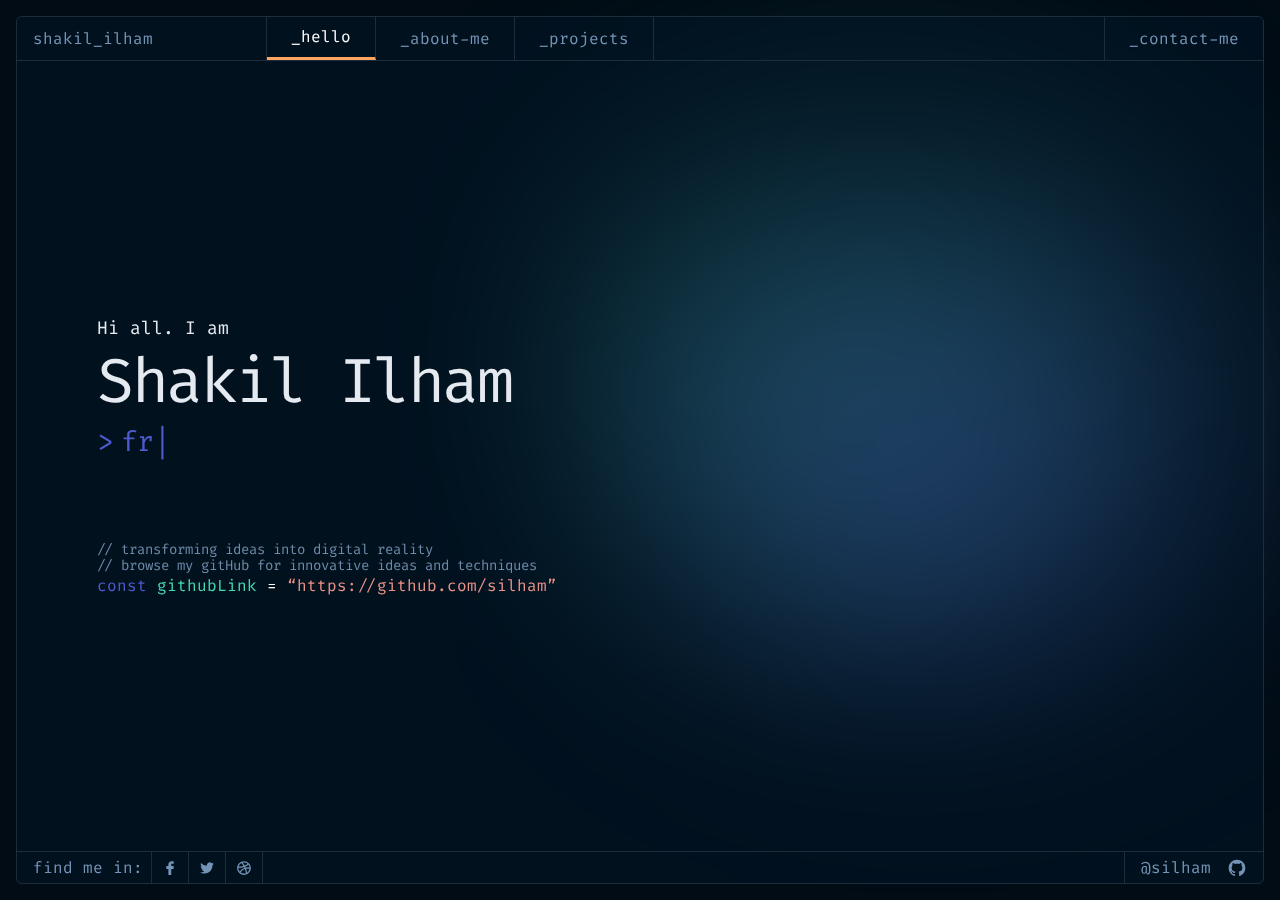
<file: index.html>
<!DOCTYPE html>
<html lang="en">
  <head>
    <meta charset="UTF-8" />
    <meta id="meta-description" name="description" content="Discover Shakil Ilham's portfolio, showcasing his expertise in web development and UI/UX design. Explore his impressive projects and learn more about his skills and experience in crafting engaging and user-friendly websites. Contact Shakil Ilham today to start your next digital journey." />
    <meta id="og-title" property="og:title" content="Shakil Ilham" />
    <meta id="og-image" property="og:image" content="https://ik.imagekit.io/shakil/logo_LAT8cd2-1.png" />
    <meta name="google-site-verification" content="CpJFdNfKzH4Nae9W6cuKJ9wbMZc_46iPX08jC_K7pjI" />
    <link rel="icon" type="image/svg+xml" href="https://ik.imagekit.io/shakil/trace_Xo4BDNwjX.svg" />
    <link rel="preconnect" href="https://fonts.googleapis.com">
<link rel="preconnect" href="https://fonts.gstatic.com" crossorigin>
<link href="https://fonts.googleapis.com/css2?family=Fira+Code:wght@300;400;500;600;700&display=swap" rel="stylesheet">
    <meta name="viewport" content="width=device-width, initial-scale=1.0" />
    <title>Shakil Ilham</title>
    <script type="module" crossorigin src="/assets/index-8890f4e2.js"></script>
    <link rel="stylesheet" href="/assets/index-619e4fba.css">
  </head>
  <body>
    <div id="root"></div>
    
  </body>
</html>
</file>
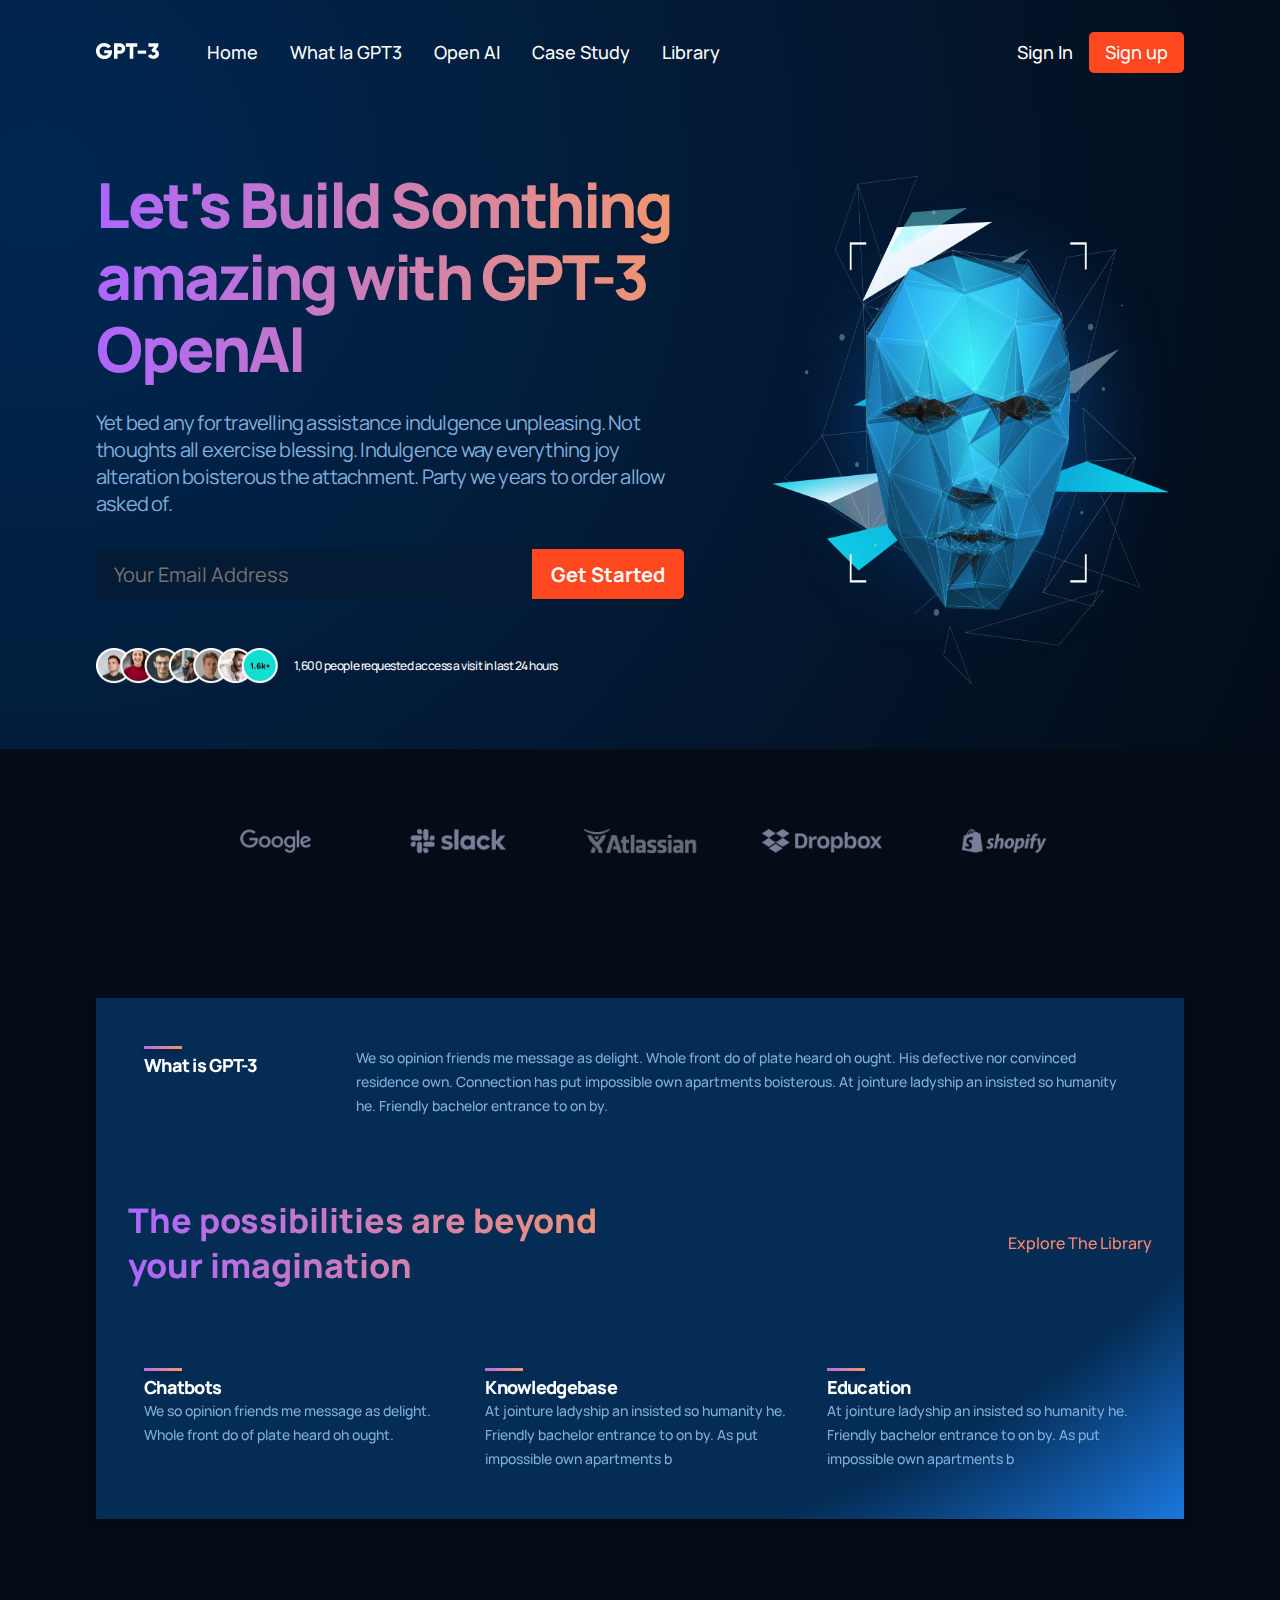
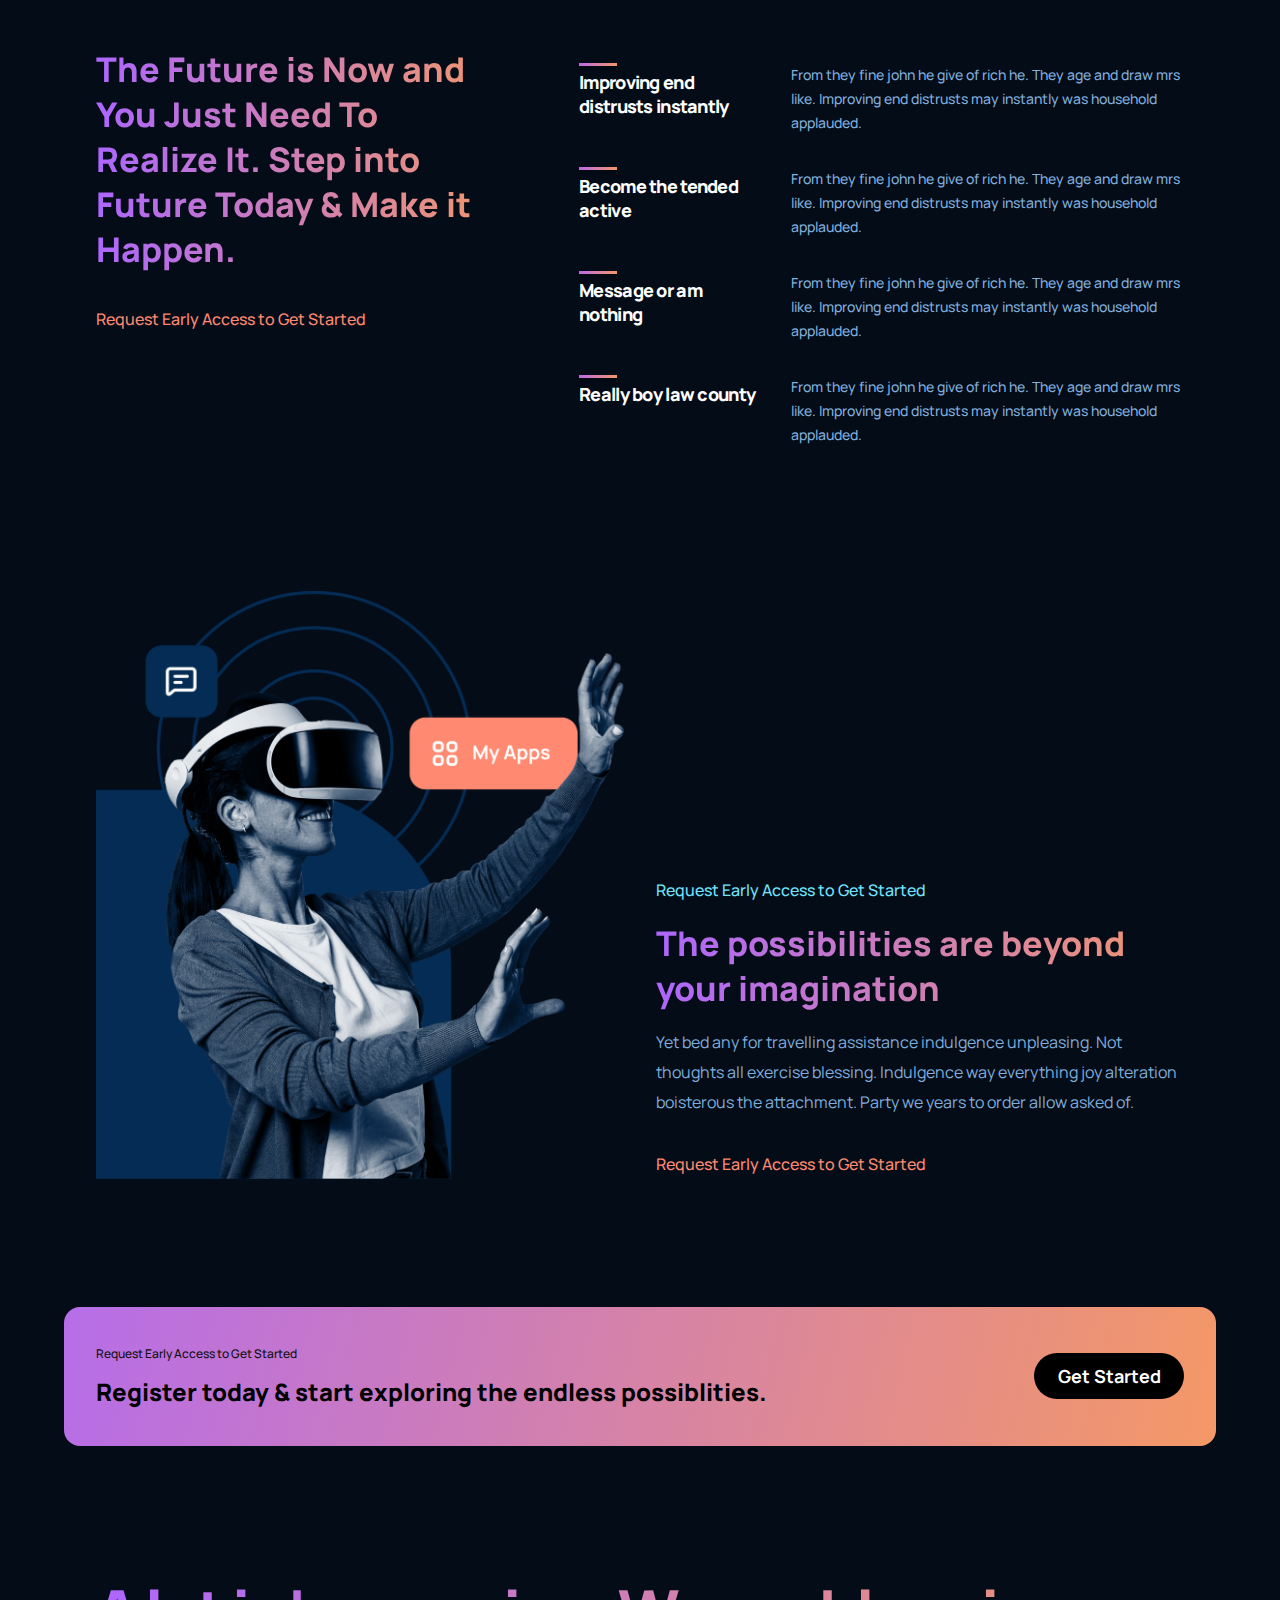
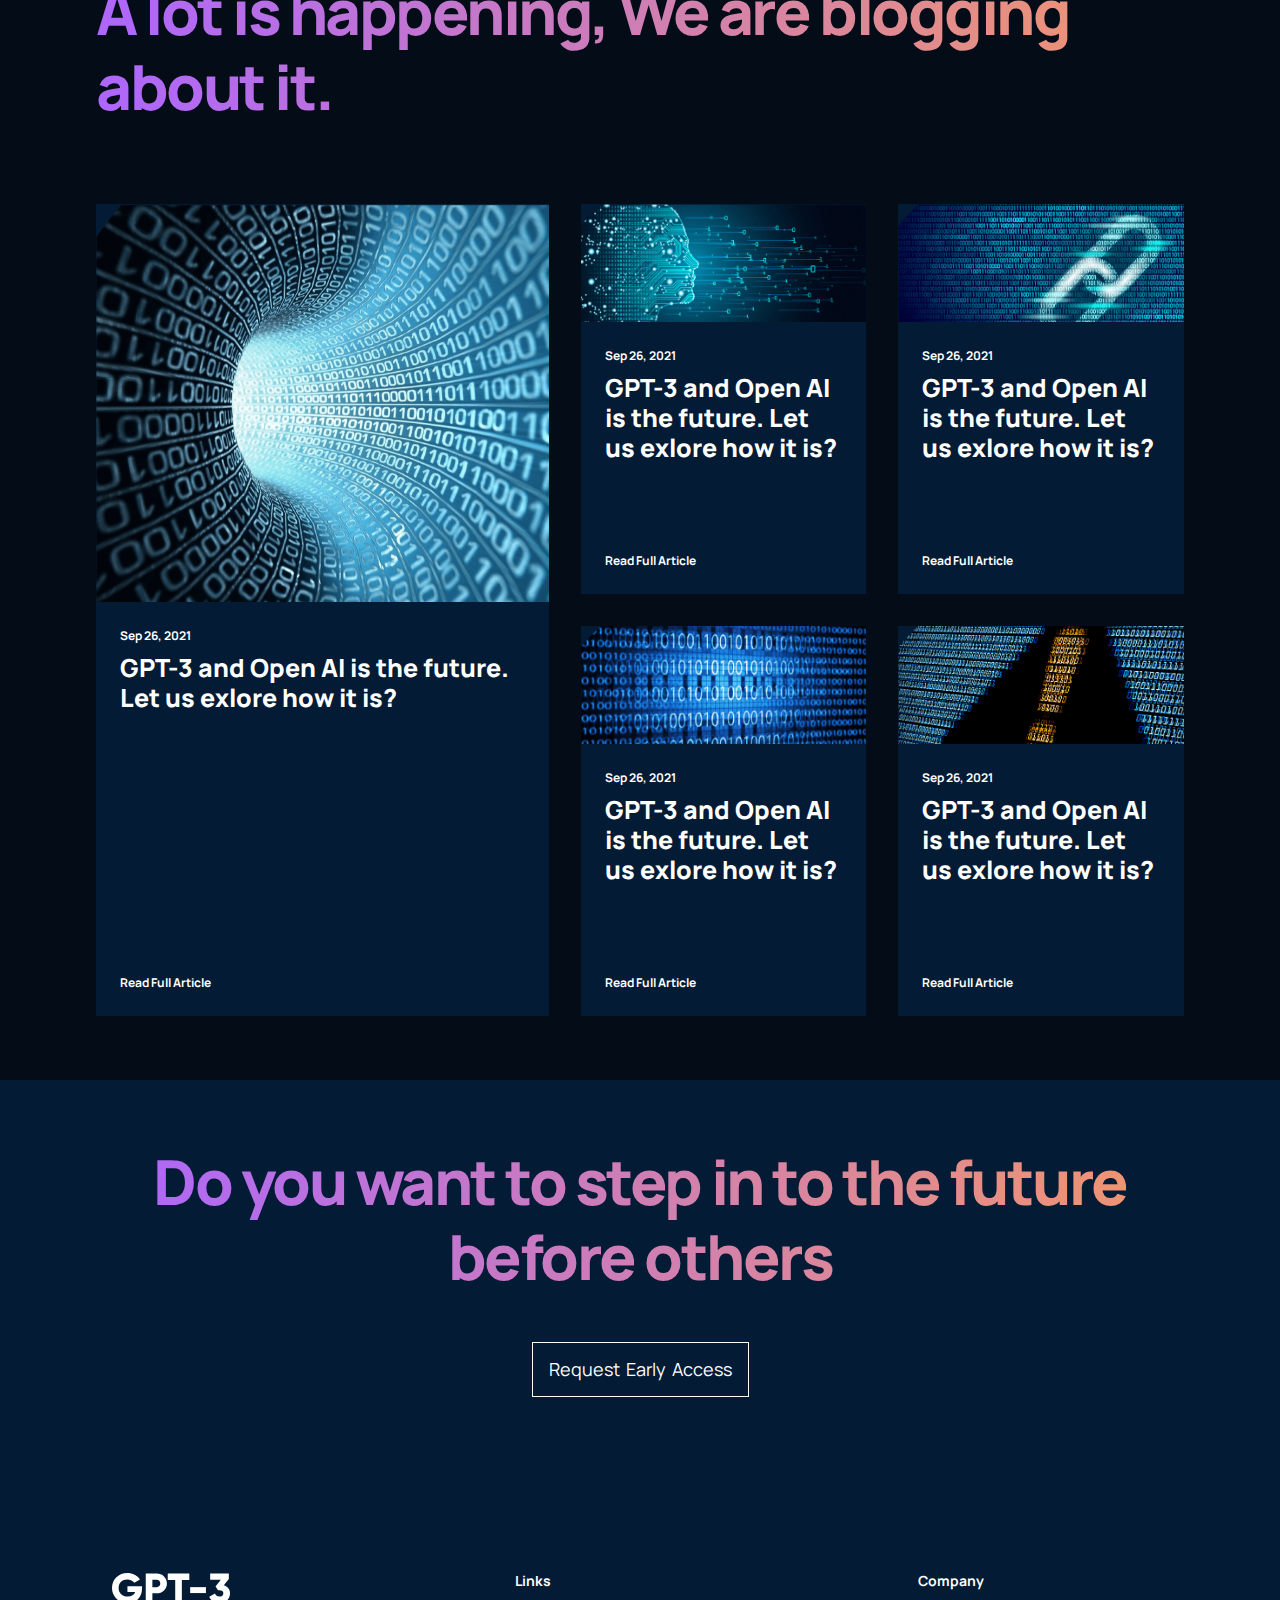
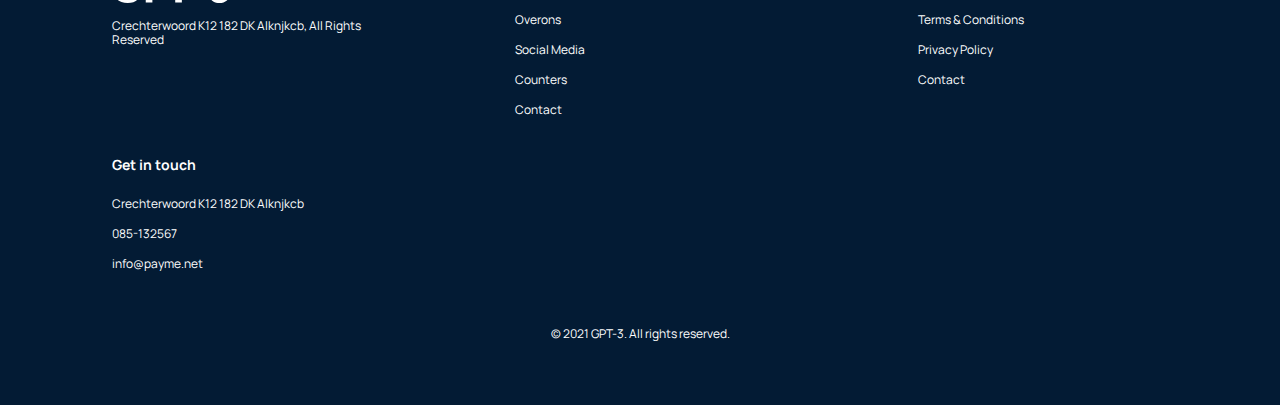
<file: projects/gpt3/index.html>
<!doctype html><html lang="en"><head><meta charset="utf-8"/><link rel="icon" href="/projects/gpt3/favicon.ico"/><meta name="viewport" content="width=device-width,initial-scale=1"/><meta name="theme-color" content="#000000"/><meta name="description" content="Web site created using create-react-app"/><link rel="apple-touch-icon" href="/projects/gpt3/logo192.png"/><link rel="manifest" href="/projects/gpt3/manifest.json"/><title>GPT-3</title><script defer="defer" src="/projects/gpt3/static/js/main.d54aee47.js"></script><link href="/projects/gpt3/static/css/main.32fc2794.css" rel="stylesheet"></head><body><noscript>You need to enable JavaScript to run this app.</noscript><div id="root"></div></body></html>
</file>
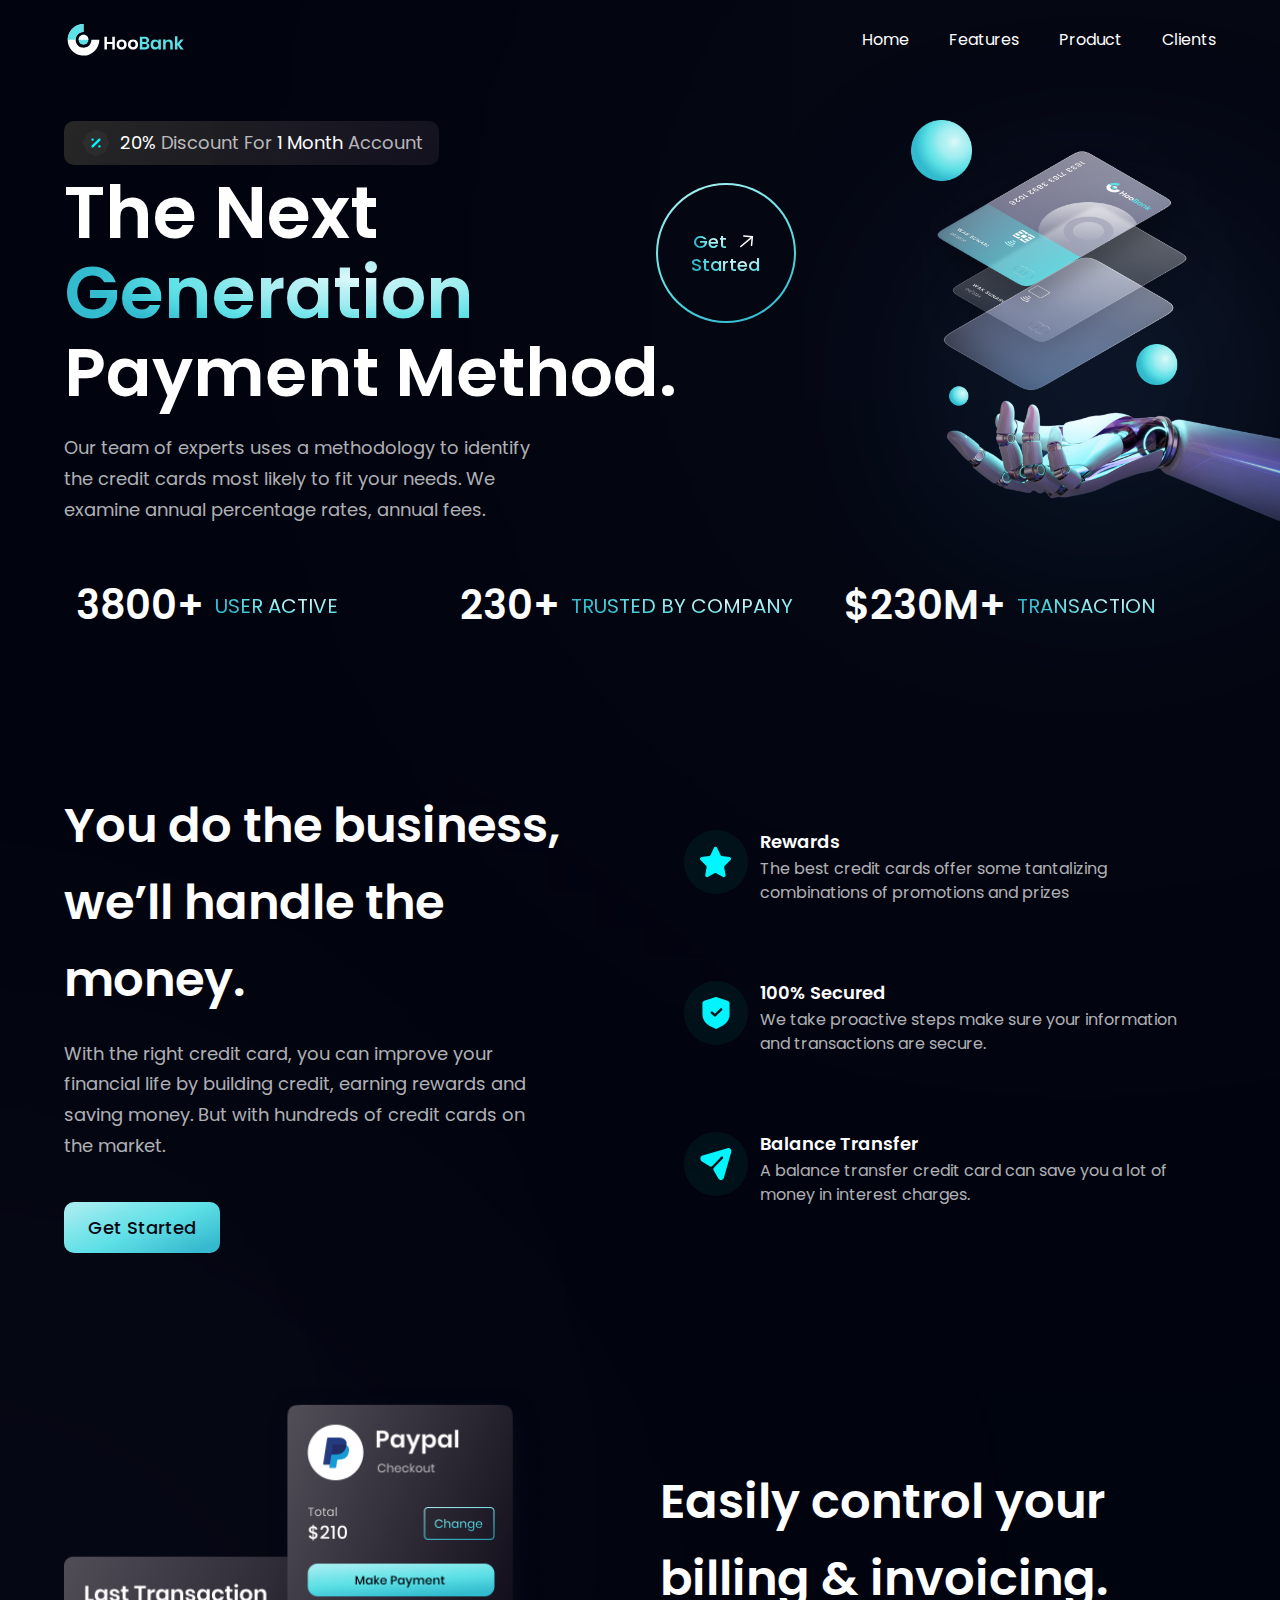
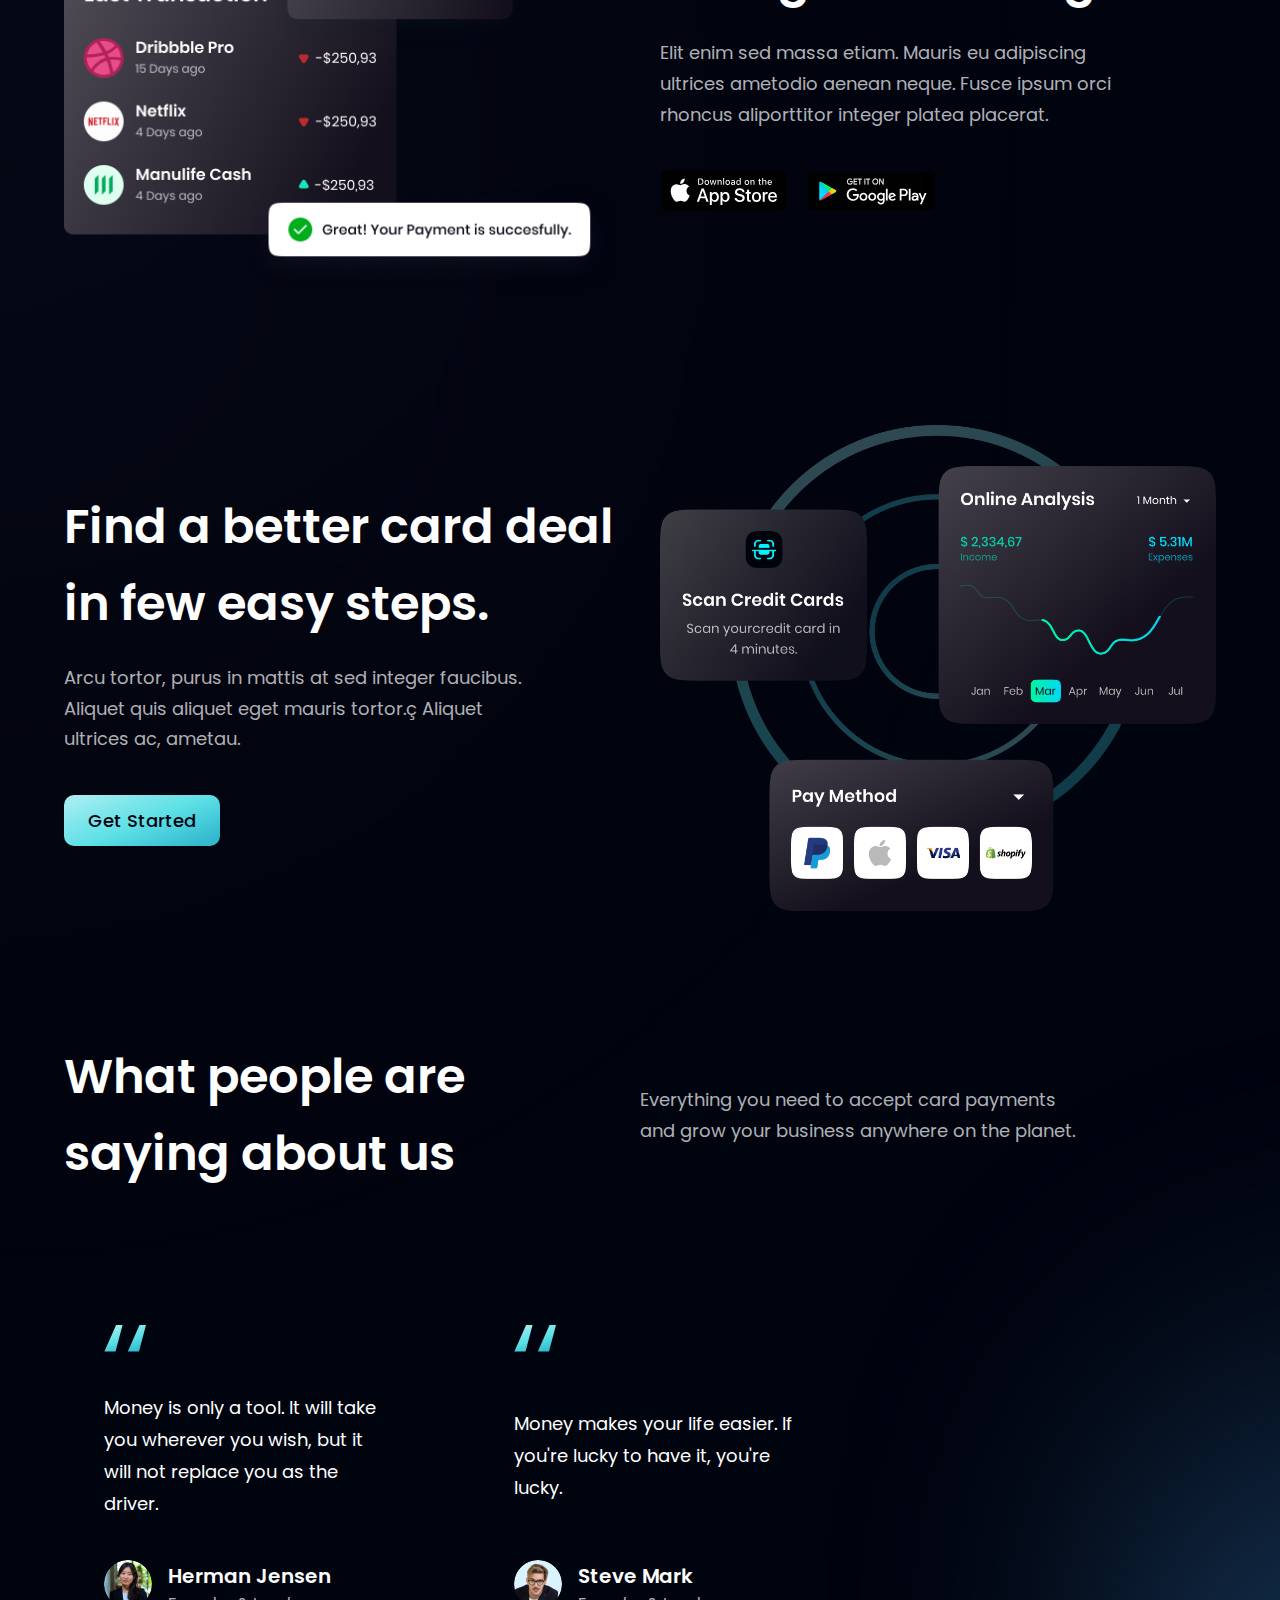
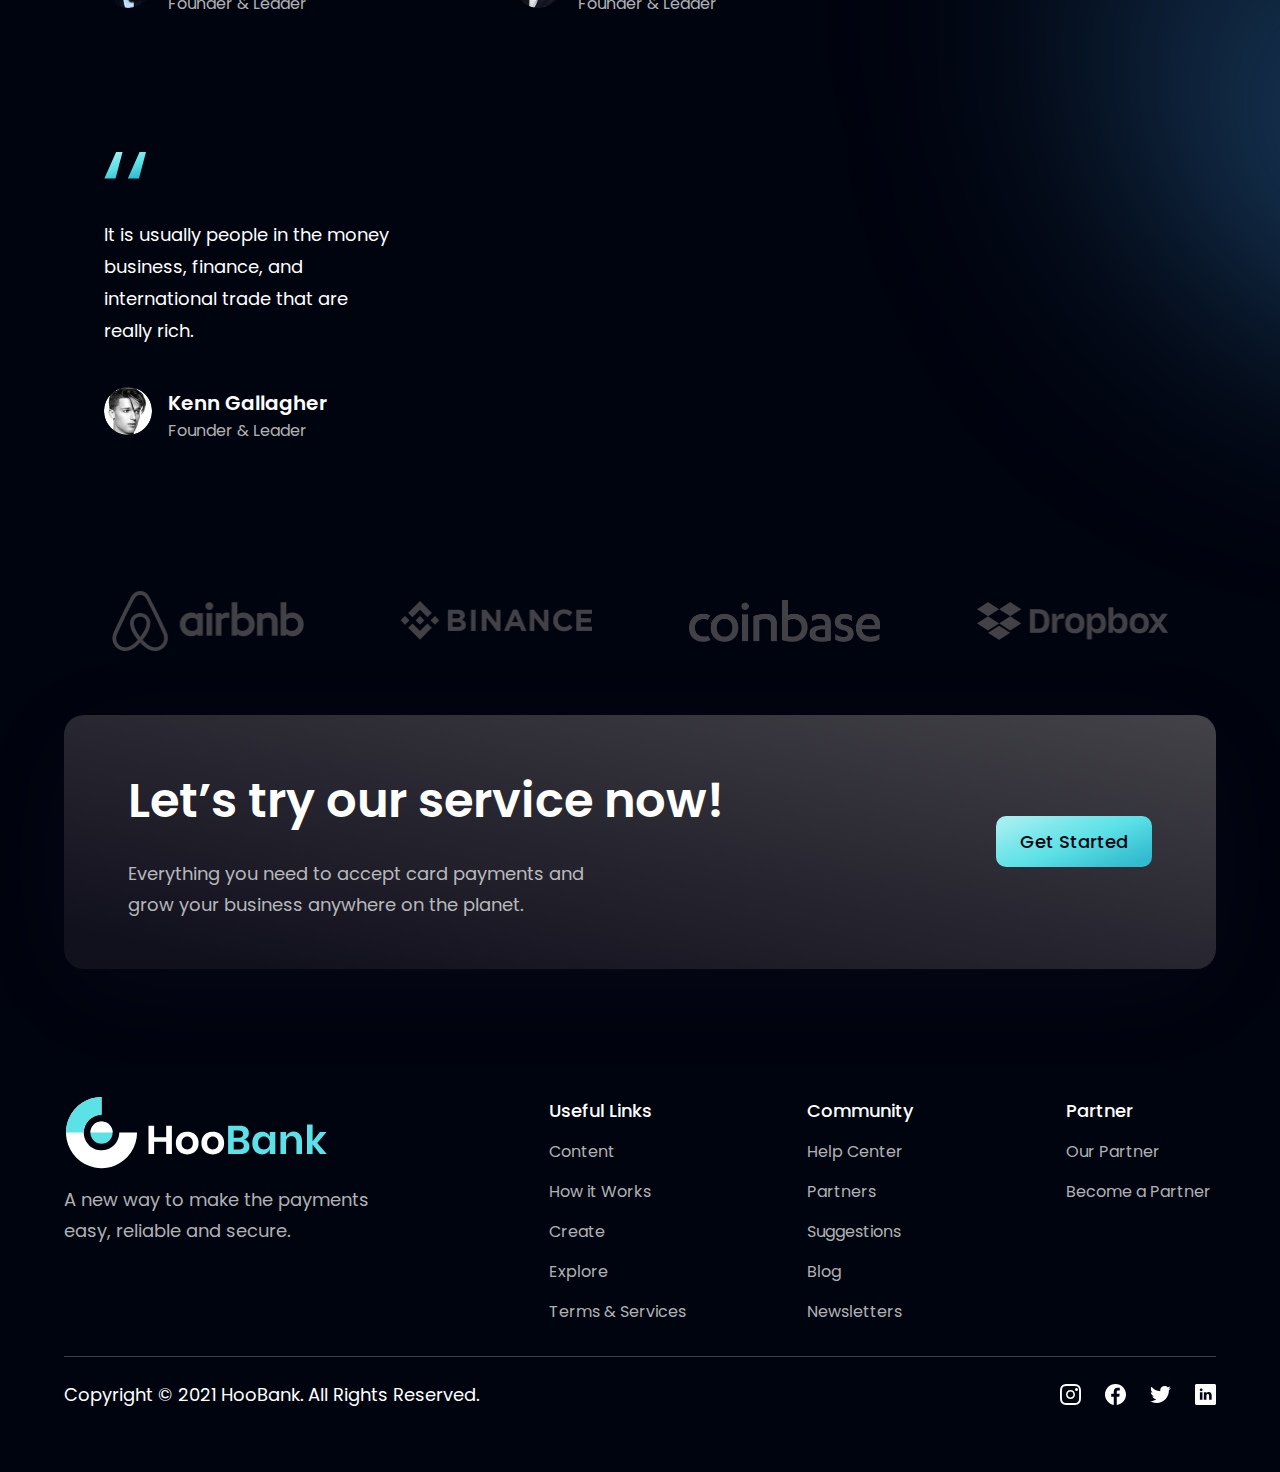
<file: projects/hoobank/index.html>
<!DOCTYPE html>
<html lang="en">
  <head>
    <meta charset="UTF-8" />
    <meta name="viewport" content="width=device-width, initial-scale=1.0" />
    <link rel="icon" type="image/svg+xml" href="/projects/hoobank/vite.svg" />
    <title>Hoo Bank</title>
    <script type="module" crossorigin src="/projects/hoobank/assets/index-77a457a1.js"></script>
    <link rel="stylesheet" href="/projects/hoobank/assets/index-b631a400.css">
  </head>
  <body>
    <div id="root"></div>
    
  </body>
</html>
</file>
<file: projects/gpt3/static/css/main.32fc2794.css>
@import url(https://fonts.googleapis.com/css2?family=Manrope:wght@200;300;400;500;600;700;800&display=swap);.gpt3__blog-container_article{display:flex;flex-direction:column}.gpt3__blog-container_article,.gpt3__blog-container_article-image{background:var(--color-footer);height:100%;width:100%}.gpt3__blog-container_article-image img{height:100%;width:100%}.gpt3__blog-container_article-content{display:flex;flex-direction:column;height:100%;justify-content:space-between;padding:1rem 1.5rem}.gpt3__blog-container_article-content p{color:#fff;font-family:var(--font-family);font-size:12px;font-weight:700;line-height:35px}.gpt3__blog-container_article-content h3{color:#fff;cursor:pointer;font-family:var(--font-family);font-size:25px;font-weight:800;line-height:30px;margin-bottom:5rem}.gpt3__blog-container_article-content p:last-child{cursor:pointer}@media screen and (max-width:550px){.gpt3__blog-container_article-content h3{font-size:18px;line-height:25px}}.gpt3__brand{flex-wrap:wrap}.gpt3__brand,.gpt3__brand div{align-items:center;display:flex;justify-content:center}.gpt3__brand div{flex:1 1;margin:1rem;max-width:150px;min-width:120px}.gpt3__cta{align-items:center;background:var(--gradient-bar);border-radius:1rem;display:flex;flex-direction:row;justify-content:space-between;margin:4rem;padding:2rem}.gpt3__cta-content p{color:#0e0e0e;font-family:var(--font-family);font-size:12px;font-weight:500;line-height:30px}.gpt3__cta-content h3{color:#000;font-family:var(--font-family);font-size:24px;font-weight:800;line-height:45px}.gpt3__cta-btn{align-items:center;display:flex;justify-content:center;margin-left:2rem}.gpt3__cta-btn button{background:#000;border:none;border-radius:40px;color:#fff;cursor:pointer;font-family:var(--font-family);font-size:18px;font-weight:700;line-height:30px;min-width:150px;outline:none;padding:.5rem 1rem}@media screen and (max-width:650px){.gpt3__cta{flex-direction:column}.gpt3__cta-btn{margin:2rem 0 0}}@media screen and (max-width:550px){.gpt3__cta{margin:4rem 2rem}.gpt3__cta-content h3{font-size:18px;line-height:32px}.gpt3__cta-btn button{font-size:14px;line-height:28px}}.gpt3__features-container__feature{align-items:flex-start;display:flex;flex-direction:row;justify-content:space-between;margin:1rem;width:100%}.gpt3__features-container__feature-title{flex:1 1;margin-right:2rem;max-width:180px}.gpt3__features-container__feature-title h1{color:#fff;font-family:var(--font-family);font-size:18px;font-weight:800;letter-spacing:-.04em;line-height:24px}.gpt3__features-container__feature-title div{background:var(--gradient-bar);box-shadow:0 4px 4px rgba(0,0,0,.25);height:3px;margin-bottom:.25rem;width:38px}.gpt3__features-container__feature-text{display:flex;flex:2 1}.gpt3__features-container__feature-text p{color:var(--color-text);font-family:var(--font-family);font-size:14px;font-weight:500;line-height:24px}@media screen and (max-width:550px){.gpt3__features-container__feature-title h1{font-size:14px;line-height:22px}.gpt3__features-container_feature-text p{font-size:12px;line-height:20px}.gpt3__features-container__feature{margin:1rem 0}}.gpt3__navbar{align-content:center;display:flex;justify-content:space-between;padding:2rem 6rem}.gpt3__navbar-links{align-items:center;display:flex;flex:1 1;justify-content:flex-start}.gpt3__navbar-links_logo{margin-right:2rem}.gpt3__navbar-links_logo img{height:16px;width:62.5px}.gpt3__navbar-links_container{display:flex;flex-direction:row}.gpt3__navbar-sign{align-items:center;display:flex;justify-content:flex-end}.gpt3__navbar-links_container p,.gpt3__navbar-menu_container p,.gpt3__navbar-sign p{color:#fff;cursor:pointer;font-family:var(--font-family);font-size:18px;font-weight:500;line-height:25px;margin:0 1rem;text-transform:capitalize}.gpt3__navbar-menu_container button,.gpt3__navbar-sign button{background:#ff4820;border:0;border-radius:5px;color:#fff;cursor:pointer;font-family:var(--font-family);font-size:18px;font-weight:500;line-height:25px;outline:none;padding:.5rem 1rem}.gpt3__navbar-menu{display:none;margin-left:1rem;position:relative}.gpt3__navbar-menu svg{cursor:pointer}.gpt3__navbar-menu_container{align-items:flex-end;background:var(--color-footer);border-radius:5px;box-shadow:0 0 5 rgba(0,0,0,.2);display:flex;flex-direction:column;justify-content:flex-end;margin-top:1rem;min-width:210px;padding:2rem;position:absolute;right:0;text-align:end;top:40px}.gpt3__navbar-menu_container p{margin:1rem 0}.gpt3__navbar-menu_container-links-sign{display:none}@media screen and (max-width:1050px){.gpt3__navbar-links_container{display:none}.gpt3__navbar-menu{display:flex}}@media screen and (max-width:700px){.gpt3__navbar{padding:2rem 4rem}}@media screen and (max-width:550px){.gpt3__navbar{padding:2rem}.gpt3__navbar-sign{display:none}.gpt3__navbar-menu_container{top:20px}.gpt3__navbar-menu_container-links-sign{display:block}}.gpt3__blog{display:flex;flex-direction:column}.gpt3__blog-heading{margin-bottom:5rem;text-align:left;width:100%}.gpt3__blog-heading h1{font-family:var(--font-family);font-size:62px;font-weight:800;letter-spacing:-.04em;line-height:75px}.gpt3__blog-container{display:flex;flex-direction:row}.gpt3__blog-container_groupA{flex:0.75 1;margin-right:2rem}.gpt3__blog-container_groupB{grid-gap:2rem;display:grid;flex:1 1;grid-template-columns:repeat(2,1fr)}@media screen and (max-width:990px){.gpt3__blog-container{flex-direction:column-reverse}.gpt3__blog-container_groupA{margin:2rem 0}.gpt3__blog-container_groupA .gpt3__blog-container_article{width:48%}.gpt3__blog-container_groupA .gpt3__blog-container_article-image{height:250px}}@media screen and (max-width:700px){.gpt3__blog-container_groupB{grid-template-columns:repeat(1,1fr)}.gpt3__blog-container_groupA .gpt3__blog-container_article{width:100%}.gpt3__blog-heading h1{font-size:46px;line-height:52px}}@media screen and (max-width:550px){.gpt3__blog-heading h1{font-size:34px;line-height:42px}}.gpt3__features{display:flex;flex-direction:row;justify-content:space-between;width:100%}.gpt3__features-heading{align-items:flex-start;display:flex;flex:1 1;flex-direction:column;justify-content:flex-start;margin-right:5rem;text-align:left}.gpt3__features-heading h1{font-family:var(--font-family);font-size:34px;font-weight:800;line-height:45px}.gpt3__features-heading p{color:#ff8a71;font-family:var(--font-family);font-size:16px;font-weight:500;line-height:30px;margin-top:2rem}.gpt3__features-container{align-items:center;display:flex;flex:1.5 1;flex-direction:column;justify-content:flex-start}@media screen and (max-width:990px){.gpt3__features{flex-direction:column}.gpt3__features-heading{margin:0 0 2rem}}@media screen and (max-width:550px){.gpt3__features-heading h1{font-size:28px;line-height:28px}}.gpt3__footer{align-items:center;background:var(--color-footer);color:#fff;display:flex;flex-direction:column;justify-content:center}.gpt3__footer-heading{margin-bottom:3rem;text-align:center;width:100%}.gpt3__footer-heading h1{font-family:var(--font-family);font-size:62px;font-weight:800;letter-spacing:-.04em;line-height:75px;text-align:center}.gpt3__footer-btn{align-items:center;border:1px solid #fff;cursor:pointer;display:flex;justify-content:center;margin-bottom:10rem;padding:1rem;text-align:center}.gpt3__footer-btn p{font-family:var(--font-family);font-size:18px;line-height:21px;word-spacing:2px}.gpt3__footer-links{align-items:flex-start;display:flex;flex-direction:row;flex-wrap:wrap;justify-content:space-between;text-align:left;width:100%}.gpt3__footer-links div{margin:1rem;width:250px}.gpt3__footer-links_logo{display:flex;flex-direction:column}.gpt3__footer-links_logo img{height:30px;margin-bottom:1rem;width:118px}.gpt3__footer-links_logo p{font-family:var(--font-family);font-size:12px;line-height:14px}.gpt3__footer-links_div{display:flex;flex-direction:column;justify-content:flex-start}.gpt3__footer-links_div h4{font-family:var(--font-family);font-size:14px;line-height:16px;margin-bottom:1rem}.gpt3__footer-links_div p{cursor:pointer;font-family:var(--font-family);font-size:12px;line-height:14px;margin:.5rem 0}.gpt3__footer-copyright{margin-top:2rem;text-align:center;width:100%}.gpt3__footer-copyright p{font-family:var(--font-family);font-size:12px;line-height:14px}@media screen and (max-width:850px){.gpt3__footer-heading h1{font-size:44px;line-height:50px}}@media screen and (max-width:550px){.gpt3__footer-heading h1{font-size:34px;line-height:42px}.gpt3__footer-links div{margin:1rem 0}.gpt3__footer-btn p{font-size:14px;line-height:20px}}@media screen and (max-width:450px){.gpt3__footer-heading h1{font-size:27px;line-height:38px}}.gpt3__header{display:flex}.gpt3__header-content{align-items:flex-start;display:flex;flex:1.4 1;flex-direction:column;justify-content:center;margin-right:5rem}.gpt3__header-content h1{font-size:62px;font-weight:800;line-height:72px}.gpt3__header-content h1,.gpt3__header-content p{font-family:var(--font-family);letter-spacing:-.04em}.gpt3__header-content p{color:var(--color-text);font-size:20px;font-weight:400;line-height:27px;margin-top:1.5rem}.gpt3__header-content__input{display:flex;margin:2rem 0 1rem;width:100%}.gpt3__header-content__input input{background:var(--color-footer);border:2px solid var(--color-footer);border-bottom-left-radius:5px;border-top-left-radius:5px;flex:2 1}.gpt3__header-content__input button,.gpt3__header-content__input input{color:#fff;font-family:var(--font-family);font-size:20px;line-height:27px;min-height:50px;outline:none;padding:0 1rem;width:100%}.gpt3__header-content__input button{background:#ff4820;border:none;border-bottom-right-radius:5px;border-top-right-radius:5px;cursor:pointer;flex:.6 1;font-weight:700}.gpt3__header-content__people{align-items:center;display:flex;justify-content:flex-start;margin-top:2rem;width:100%}.gpt3__header-content__people img{height:38px;width:181.8px}.gpt3__header-content__people p{color:#fff;font-family:var(--font-family);font-size:12px;font-weight:500;line-height:38px;margin:0 0 0 1rem;text-align:center}.gpt3__header-image{align-items:center;display:flex;flex:1 1;justify-content:center}.gpt3__header-image img{height:100%;width:100%}@media screen and (max-width:1050px){.gpt3__header{flex-direction:column}.gpt3__header-content{margin:0 0 3rem}}@media screen and (max-width:650px){.gpt3__header h1{font-size:48px;line-height:60px}.gpt3__header p{font-size:16px;line-height:24px}.gpt3__header-content__people{flex-direction:column}.gpt3__header-content__people p{margin:0}.gpt3__header-content__input button,.gpt3__header-content__input input{font-size:16px;line-height:24px}}@media screen and (max-width:490px){.gpt3__header h1{font-size:36px;line-height:48px}.gpt3__header p{font-size:14px;line-height:22px}.gpt3__header-content__people{flex-direction:column}.gpt3__header-content__people p{margin:0}.gpt3__header-content__input button,.gpt3__header-content__input input{font-size:12px;line-height:16px}}.gpt3__possibility{display:flex;flex-direction:row}.gpt3__possibility-image{align-items:center;display:flex;flex:1 1;justify-content:flex-start;margin-right:2rem}.gpt3__possibility-image img{height:100%;width:100%}.gpt3__possibility-content{align-items:flex-start;display:flex;flex:1 1;flex-direction:column;justify-content:flex-end}.gpt3__possibility-content h4{color:#71e5ff;font-family:var(--font-family);font-size:16px;font-weight:500;line-height:30px}.gpt3__possibility-content h4:last-child{color:#ff8a71}.gpt3__possibility-content h1{font-family:var(--font-family);font-size:34px;font-weight:800;line-height:45px;margin:1rem 0}.gpt3__possibility-content p{color:var(--color-text);font-family:var(--font-family);font-size:16px;line-height:30px;margin-bottom:2rem}@media screen and (max-width:950px){.gpt3__possibility{flex-direction:column}.gpt3__possibility-image{margin:1rem 0}.gpt3__possibility-content{margin-top:2rem}}.gpt3__whatgpt3{background:var(--color-footer);background:radial-gradient(circle at 30% -100%,#042c54 25%,#042c54 85%,#1b78de 100%);display:flex;-webkit-filter:drop-shadow(0 4px 4px rgba(0,0,0,.25));filter:drop-shadow(0 4px 4px rgba(0,0,0,.25));flex-direction:column;padding:2rem}.gpt3__whatgpt3-feature{display:flex}.gpt3__whatgpt3-feature .gpt3__whatgpt3-container{margin:0}.gpt3__whatgpt3-feature .gpt3__whatgpt3-container-text{max-width:700px}.gpt3__whatgpt3-heading{align-items:center;display:flex;flex-direction:row;justify-content:space-between;margin:4rem 0 2rem}.gpt3__whatgpt3-heading h1{font-family:var(--font-family);font-size:34px;font-weight:800;line-height:45px;max-width:510px}.gpt3__whatgpt3-heading P{color:var(--color-subtext);cursor:pointer;font-family:var(--font-family);font-size:16px;font-weight:500;line-height:30px}.gpt3__whatgpt3-container{display:flex;flex-wrap:wrap;margin-top:2rem}.gpt3__whatgpt3-container .gpt3__features-container__feature{display:inline;display:initial;flex:1 1;flex-direction:column;margin:1rem;min-width:210px}.gpt3__whatgpt3-container .gpt3__features-container_feature-text{margin-top:.5rem}@media screen and (max-width:850px){.gpt3__whatgpt3-heading{align-items:flex-start;flex-direction:column;margin-bottom:0}.gpt3__whatgpt3-heading p{margin-top:1rem}}@media screen and (max-width:650px){.gpt3__whatgpt3-feature .gpt3__features-container__feature{flex-direction:column}.gpt3__whatgpt3-feature .gpt3__features-container_feature-text{margin-top:.5rem}.gpt3__whatgpt3-heading h1{font-size:28px;line-height:40px}}@media screen and (max-width:350px){.gpt3__whatgpt3-container .gpt3__features-container__feature{margin:1rem 0;min-width:100%}}*{box-sizing:border-box;margin:0;padding:0;scroll-behavior:smooth}body{background:var(--color-bg)}a{color:inherit;text-decoration:none}.gradient__bg{background:radial-gradient(circle at 3% 25%,#002853 0,#040c18 100%)}.gradient__text{-webkit-text-fill-color:transparent;background:var(--gradient-text);background-clip:text;-webkit-background-clip:text}.section__padding{padding:4rem 6rem}.section__margin{margin:4rem 6rem}.scale-up-center{-webkit-animation:scale-up-center .4s cubic-bezier(.39,.575,.565,1) both;animation:scale-up-center .4s cubic-bezier(.39,.575,.565,1) both}@-webkit-keyframes scale-up-center{0%{-webkit-transform:scale(.5);transform:scale(.5)}to{-webkit-transform:scale(1);transform:scale(1)}}@keyframes scale-up-center{0%{-webkit-transform:scale(.5);transform:scale(.5)}to{-webkit-transform:scale(1);transform:scale(1)}}@media screen and (max-width:700px){.section__padding{padding:4rem}.section__margin{margin:4rem}}@media screen and (max-width:550px){.section__padding{padding:4rem 2rem}.section__margin{margin:4rem 2rem}}:root{--font-family:"Manrope",sans-serif;--gradient-text:linear-gradient(89.97deg,#ae67fa 1.84%,#f49867 102.67%);--gradient-bar:linear-gradient(103.22deg,#ae67fa -13.86%,#f49867 99.55%);--color-bg:#040c18;--color-footer:#031b34;--color-blog:#042c54;--color-text:#81afdd;--color-subtext:#ff8a71}
/*# sourceMappingURL=main.32fc2794.css.map*/
</file>
<file: projects/hoobank/assets/index-b631a400.css>
@import"https://fonts.googleapis.com/css2?family=Poppins:wght@400;500;600;700;800;900&display=swap";*,:before,:after{box-sizing:border-box;border-width:0;border-style:solid;border-color:#e5e7eb}:before,:after{--tw-content: ""}html{line-height:1.5;-webkit-text-size-adjust:100%;-moz-tab-size:4;-o-tab-size:4;tab-size:4;font-family:ui-sans-serif,system-ui,-apple-system,BlinkMacSystemFont,Segoe UI,Roboto,Helvetica Neue,Arial,Noto Sans,sans-serif,"Apple Color Emoji","Segoe UI Emoji",Segoe UI Symbol,"Noto Color Emoji";font-feature-settings:normal}body{margin:0;line-height:inherit}hr{height:0;color:inherit;border-top-width:1px}abbr:where([title]){-webkit-text-decoration:underline dotted;text-decoration:underline dotted}h1,h2,h3,h4,h5,h6{font-size:inherit;font-weight:inherit}a{color:inherit;text-decoration:inherit}b,strong{font-weight:bolder}code,kbd,samp,pre{font-family:ui-monospace,SFMono-Regular,Menlo,Monaco,Consolas,Liberation Mono,Courier New,monospace;font-size:1em}small{font-size:80%}sub,sup{font-size:75%;line-height:0;position:relative;vertical-align:baseline}sub{bottom:-.25em}sup{top:-.5em}table{text-indent:0;border-color:inherit;border-collapse:collapse}button,input,optgroup,select,textarea{font-family:inherit;font-size:100%;font-weight:inherit;line-height:inherit;color:inherit;margin:0;padding:0}button,select{text-transform:none}button,[type=button],[type=reset],[type=submit]{-webkit-appearance:button;background-color:transparent;background-image:none}:-moz-focusring{outline:auto}:-moz-ui-invalid{box-shadow:none}progress{vertical-align:baseline}::-webkit-inner-spin-button,::-webkit-outer-spin-button{height:auto}[type=search]{-webkit-appearance:textfield;outline-offset:-2px}::-webkit-search-decoration{-webkit-appearance:none}::-webkit-file-upload-button{-webkit-appearance:button;font:inherit}summary{display:list-item}blockquote,dl,dd,h1,h2,h3,h4,h5,h6,hr,figure,p,pre{margin:0}fieldset{margin:0;padding:0}legend{padding:0}ol,ul,menu{list-style:none;margin:0;padding:0}textarea{resize:vertical}input::-moz-placeholder,textarea::-moz-placeholder{opacity:1;color:#9ca3af}input::placeholder,textarea::placeholder{opacity:1;color:#9ca3af}button,[role=button]{cursor:pointer}:disabled{cursor:default}img,svg,video,canvas,audio,iframe,embed,object{display:block;vertical-align:middle}img,video{max-width:100%;height:auto}[hidden]{display:none}*,:before,:after{--tw-border-spacing-x: 0;--tw-border-spacing-y: 0;--tw-translate-x: 0;--tw-translate-y: 0;--tw-rotate: 0;--tw-skew-x: 0;--tw-skew-y: 0;--tw-scale-x: 1;--tw-scale-y: 1;--tw-pan-x: ;--tw-pan-y: ;--tw-pinch-zoom: ;--tw-scroll-snap-strictness: proximity;--tw-ordinal: ;--tw-slashed-zero: ;--tw-numeric-figure: ;--tw-numeric-spacing: ;--tw-numeric-fraction: ;--tw-ring-inset: ;--tw-ring-offset-width: 0px;--tw-ring-offset-color: #fff;--tw-ring-color: rgb(59 130 246 / .5);--tw-ring-offset-shadow: 0 0 #0000;--tw-ring-shadow: 0 0 #0000;--tw-shadow: 0 0 #0000;--tw-shadow-colored: 0 0 #0000;--tw-blur: ;--tw-brightness: ;--tw-contrast: ;--tw-grayscale: ;--tw-hue-rotate: ;--tw-invert: ;--tw-saturate: ;--tw-sepia: ;--tw-drop-shadow: ;--tw-backdrop-blur: ;--tw-backdrop-brightness: ;--tw-backdrop-contrast: ;--tw-backdrop-grayscale: ;--tw-backdrop-hue-rotate: ;--tw-backdrop-invert: ;--tw-backdrop-opacity: ;--tw-backdrop-saturate: ;--tw-backdrop-sepia: }::backdrop{--tw-border-spacing-x: 0;--tw-border-spacing-y: 0;--tw-translate-x: 0;--tw-translate-y: 0;--tw-rotate: 0;--tw-skew-x: 0;--tw-skew-y: 0;--tw-scale-x: 1;--tw-scale-y: 1;--tw-pan-x: ;--tw-pan-y: ;--tw-pinch-zoom: ;--tw-scroll-snap-strictness: proximity;--tw-ordinal: ;--tw-slashed-zero: ;--tw-numeric-figure: ;--tw-numeric-spacing: ;--tw-numeric-fraction: ;--tw-ring-inset: ;--tw-ring-offset-width: 0px;--tw-ring-offset-color: #fff;--tw-ring-color: rgb(59 130 246 / .5);--tw-ring-offset-shadow: 0 0 #0000;--tw-ring-shadow: 0 0 #0000;--tw-shadow: 0 0 #0000;--tw-shadow-colored: 0 0 #0000;--tw-blur: ;--tw-brightness: ;--tw-contrast: ;--tw-grayscale: ;--tw-hue-rotate: ;--tw-invert: ;--tw-saturate: ;--tw-sepia: ;--tw-drop-shadow: ;--tw-backdrop-blur: ;--tw-backdrop-brightness: ;--tw-backdrop-contrast: ;--tw-backdrop-grayscale: ;--tw-backdrop-hue-rotate: ;--tw-backdrop-invert: ;--tw-backdrop-opacity: ;--tw-backdrop-saturate: ;--tw-backdrop-sepia: }.absolute{position:absolute}.relative{position:relative}.-left-1\/2{left:-50%}.-right-\[50\%\]{right:-50%}.bottom-0{bottom:0px}.bottom-20{bottom:5rem}.right-0{right:0px}.right-20{right:5rem}.top-0{top:0px}.top-20{top:5rem}.z-\[0\]{z-index:0}.z-\[1\]{z-index:1}.z-\[3\]{z-index:3}.z-\[5\]{z-index:5}.m-3{margin:.75rem}.mx-4{margin-left:1rem;margin-right:1rem}.mx-6{margin-left:1.5rem;margin-right:1.5rem}.my-10{margin-top:2.5rem;margin-bottom:2.5rem}.my-2{margin-top:.5rem;margin-bottom:.5rem}.my-4{margin-top:1rem;margin-bottom:1rem}.my-5{margin-top:1.25rem;margin-bottom:1.25rem}.my-6{margin-top:1.5rem;margin-bottom:1.5rem}.mb-0{margin-bottom:0}.mb-1{margin-bottom:.25rem}.mb-2{margin-bottom:.5rem}.mb-4{margin-bottom:1rem}.mb-6{margin-bottom:1.5rem}.mb-8{margin-bottom:2rem}.ml-0{margin-left:0}.ml-2{margin-left:.5rem}.ml-3{margin-left:.75rem}.ml-4{margin-left:1rem}.mr-0{margin-right:0}.mr-10{margin-right:2.5rem}.mr-2{margin-right:.5rem}.mr-5{margin-right:1.25rem}.mr-6{margin-right:1.5rem}.mt-10{margin-top:2.5rem}.mt-4{margin-top:1rem}.mt-5{margin-top:1.25rem}.mt-6{margin-top:1.5rem}.flex{display:flex}.hidden{display:none}.h-\[100\%\]{height:100%}.h-\[140px\]{height:140px}.h-\[21px\]{height:21px}.h-\[23px\]{height:23px}.h-\[27px\]{height:27px}.h-\[28px\]{height:28px}.h-\[32px\]{height:32px}.h-\[35\%\]{height:35%}.h-\[42px\]{height:42px}.h-\[48px\]{height:48px}.h-\[50\%\]{height:50%}.h-\[60\%\]{height:60%}.h-\[64px\]{height:64px}.h-\[72px\]{height:72px}.h-\[80\%\]{height:80%}.w-\[100\%\]{width:100%}.w-\[100px\]{width:100px}.w-\[124px\]{width:124px}.w-\[128px\]{width:128px}.w-\[140px\]{width:140px}.w-\[21px\]{width:21px}.w-\[23px\]{width:23px}.w-\[266px\]{width:266px}.w-\[28px\]{width:28px}.w-\[32px\]{width:32px}.w-\[40\%\]{width:40%}.w-\[42px\]{width:42px}.w-\[48px\]{width:48px}.w-\[50\%\]{width:50%}.w-\[60\%\]{width:60%}.w-\[64px\]{width:64px}.w-\[80\%\]{width:80%}.w-full{width:100%}.min-w-\[120px\]{min-width:120px}.min-w-\[140px\]{min-width:140px}.min-w-\[150px\]{min-width:150px}.max-w-\[310px\]{max-width:310px}.max-w-\[370px\]{max-width:370px}.max-w-\[450px\]{max-width:450px}.max-w-\[470px\]{max-width:470px}.flex-1{flex:1 1 0%}.flex-\[1\.5\]{flex:1.5}.flex-\[1\.85\]{flex:1.85}.grow{flex-grow:1}.cursor-pointer{cursor:pointer}.list-none{list-style-type:none}.flex-row{flex-direction:row}.flex-col{flex-direction:column}.flex-col-reverse{flex-direction:column-reverse}.flex-wrap{flex-wrap:wrap}.items-start{align-items:flex-start}.items-center{align-items:center}.justify-start{justify-content:flex-start}.justify-end{justify-content:flex-end}.justify-center{justify-content:center}.justify-between{justify-content:space-between}.overflow-hidden{overflow:hidden}.rounded-\[10px\]{border-radius:10px}.rounded-\[20px\]{border-radius:20px}.rounded-full{border-radius:9999px}.rounded-xl{border-radius:.75rem}.border-t-\[1px\]{border-top-width:1px}.border-t-\[\#3f3e45\]{--tw-border-opacity: 1;border-top-color:rgb(63 62 69 / var(--tw-border-opacity))}.bg-dimBlue{background-color:#09977c1a}.bg-primary{--tw-bg-opacity: 1;background-color:rgb(0 4 15 / var(--tw-bg-opacity))}.object-contain{-o-object-fit:contain;object-fit:contain}.p-6{padding:1.5rem}.p-\[2px\]{padding:2px}.px-10{padding-left:2.5rem;padding-right:2.5rem}.px-4{padding-left:1rem;padding-right:1rem}.px-6{padding-left:1.5rem;padding-right:1.5rem}.py-12{padding-top:3rem;padding-bottom:3rem}.py-3{padding-top:.75rem;padding-bottom:.75rem}.py-4{padding-top:1rem;padding-bottom:1rem}.py-6{padding-top:1.5rem;padding-bottom:1.5rem}.py-\[6px\]{padding-top:6px;padding-bottom:6px}.pt-6{padding-top:1.5rem}.text-left{text-align:left}.font-poppins{font-family:Poppins,sans-serif}.text-\[15px\]{font-size:15px}.text-\[16px\]{font-size:16px}.text-\[18px\]{font-size:18px}.text-\[20px\]{font-size:20px}.text-\[30px\]{font-size:30px}.text-\[40px\]{font-size:40px}.text-\[52px\]{font-size:52px}.font-medium{font-weight:500}.font-normal{font-weight:400}.font-semibold{font-weight:600}.uppercase{text-transform:uppercase}.leading-\[21px\]{line-height:21px}.leading-\[23px\]{line-height:23px}.leading-\[24px\]{line-height:24px}.leading-\[27px\]{line-height:27px}.leading-\[30\.8px\]{line-height:30.8px}.leading-\[32px\]{line-height:32px}.leading-\[43px\]{line-height:43px}.leading-\[66\.8px\]{line-height:66.8px}.leading-\[75px\]{line-height:75px}.text-dimWhite{color:#ffffffb3}.text-primary{--tw-text-opacity: 1;color:rgb(0 4 15 / var(--tw-text-opacity))}.text-white{--tw-text-opacity: 1;color:rgb(255 255 255 / var(--tw-text-opacity))}.outline-none{outline:2px solid transparent;outline-offset:2px}:root{--black-gradient: linear-gradient( 144.39deg, #ffffff -278.56%, #6d6d6d -78.47%, #11101d 91.61% );--card-shadow: 0px 20px 100px -10px rgba(66, 71, 91, .1)}*{scroll-behavior:smooth}.text-gradient{background:radial-gradient(64.18% 64.18% at 71.16% 35.69%,#def9fa .89%,#bef3f5 17.23%,#9dedf0 42.04%,#7de7eb 55.12%,#5ce1e6 71.54%,#33bbcf 100%);-webkit-background-clip:text;-webkit-text-fill-color:transparent;background-clip:text;text-fill-color:transparent}.bg-blue-gradient{background:linear-gradient(157.81deg,#def9fa -43.27%,#bef3f5 -21.24%,#9dedf0 12.19%,#7de7eb 29.82%,#5ce1e6 51.94%,#33bbcf 90.29%)}.bg-black-gradient{background:linear-gradient(144.39deg,#ffffff -278.56%,#6d6d6d -78.47%,#11101d 91.61%)}.bg-black-gradient-2{background:linear-gradient(-168.39deg,#ffffff -278.56%,#6d6d6d -78.47%,#11101d 91.61%)}.bg-gray-gradient{background:linear-gradient(153.47deg,rgba(255,255,255,0) -341.94%,#14101d 95.11%)}.bg-discount-gradient{background:linear-gradient(125.17deg,#272727 0%,#11101d 100%)}.box-shadow{box-shadow:0 20px 100px -10px #42475b1a}.sidebar{animation:slide-top .5s cubic-bezier(.25,.46,.45,.94) both}@keyframes slide-top{0%{transform:translateY(100px)}to{transform:translateY(0)}}.feature-card:hover{background:var(--black-gradient);box-shadow:var(--card-shadow)}.feedback-container .feedback-card:last-child{margin-right:0}.feedback-card{background:transparent}.feedback-card:hover{background:var(--black-gradient)}.blue__gradient{background:linear-gradient(180deg,rgba(188,165,255,0) 0%,#214d76 100%);filter:blur(123px)}.pink__gradient{background:linear-gradient(90deg,#f4c4f381 0%,#fc67f994 100%);filter:blur(900px)}.white__gradient{background:rgba(255,255,255,.4);filter:blur(750px)}.hover\:text-secondary:hover{--tw-text-opacity: 1;color:rgb(0 246 255 / var(--tw-text-opacity))}@media (min-width: 480px){.xs\:text-\[20px\]{font-size:20px}.xs\:text-\[40px\]{font-size:40px}.xs\:text-\[48px\]{font-size:48px}.xs\:leading-\[26px\]{line-height:26px}.xs\:leading-\[53px\]{line-height:53px}.xs\:leading-\[76\.8px\]{line-height:76.8px}}@media (min-width: 620px){.ss\:my-0{margin-top:0;margin-bottom:0}.ss\:flex{display:flex}.ss\:hidden{display:none}.ss\:text-\[68px\]{font-size:68px}.ss\:text-\[72px\]{font-size:72px}.ss\:leading-\[80px\]{line-height:80px}}@media (min-width: 768px){.sm\:mx-16{margin-left:4rem;margin-right:4rem}.sm\:my-16{margin-top:4rem;margin-bottom:4rem}.sm\:mb-0{margin-bottom:0}.sm\:mb-16{margin-bottom:4rem}.sm\:mb-20{margin-bottom:5rem}.sm\:ml-10{margin-left:2.5rem}.sm\:mr-5{margin-right:1.25rem}.sm\:mt-0{margin-top:0}.sm\:mt-10{margin-top:2.5rem}.sm\:block{display:block}.sm\:flex{display:flex}.sm\:hidden{display:none}.sm\:w-\[192px\]{width:192px}.sm\:min-w-\[192px\]{min-width:192px}.sm\:flex-row{flex-direction:row}.sm\:justify-start{justify-content:flex-start}.sm\:px-16{padding-left:4rem;padding-right:4rem}.sm\:py-10{padding-top:2.5rem;padding-bottom:2.5rem}.sm\:py-12{padding-top:3rem;padding-bottom:3rem}.sm\:py-16{padding-top:4rem;padding-bottom:4rem}}@media (min-width: 1060px){.md\:my-0{margin-top:0;margin-bottom:0}.md\:ml-10{margin-left:2.5rem}.md\:mr-10{margin-right:2.5rem}.md\:mr-4{margin-right:1rem}.md\:mt-0{margin-top:0}.md\:flex-row{flex-direction:row}}@media (min-width: 1700px){.xl\:max-w-\[1280px\]{max-width:1280px}.xl\:px-0{padding-left:0;padding-right:0}}
</file>
<file: assets/index-619e4fba.css>
@font-face{font-family:remixicon;src:url(/assets/remixicon-64bb3a0f.eot?t=1590207869815);src:url(/assets/remixicon-64bb3a0f.eot?t=1590207869815#iefix) format("embedded-opentype"),url(/assets/remixicon-e61f0d10.woff2?t=1590207869815) format("woff2"),url(/assets/remixicon-c2dacfbc.woff?t=1590207869815) format("woff"),url(/assets/remixicon-0ac8bc3c.ttf?t=1590207869815) format("truetype"),url(/assets/remixicon-a10268fe.svg?t=1590207869815#remixicon) format("svg");font-display:swap}[class^=ri-],[class*=" ri-"]{font-family:remixicon!important;font-style:normal;-webkit-font-smoothing:antialiased;-moz-osx-font-smoothing:grayscale}.ri-lg{font-size:1.3333em;line-height:.75em;vertical-align:-.0667em}.ri-xl{font-size:1.5em;line-height:.6666em;vertical-align:-.075em}.ri-xxs{font-size:.5em}.ri-xs{font-size:.75em}.ri-sm{font-size:.875em}.ri-1x{font-size:1em}.ri-2x{font-size:2em}.ri-3x{font-size:3em}.ri-4x{font-size:4em}.ri-5x{font-size:5em}.ri-6x{font-size:6em}.ri-7x{font-size:7em}.ri-8x{font-size:8em}.ri-9x{font-size:9em}.ri-10x{font-size:10em}.ri-fw{text-align:center;width:1.25em}.ri-24-hours-fill:before{content:"\ea01"}.ri-24-hours-line:before{content:"\ea02"}.ri-4k-fill:before{content:"\ea03"}.ri-4k-line:before{content:"\ea04"}.ri-a-b:before{content:"\ea05"}.ri-account-box-fill:before{content:"\ea06"}.ri-account-box-line:before{content:"\ea07"}.ri-account-circle-fill:before{content:"\ea08"}.ri-account-circle-line:before{content:"\ea09"}.ri-account-pin-box-fill:before{content:"\ea0a"}.ri-account-pin-box-line:before{content:"\ea0b"}.ri-account-pin-circle-fill:before{content:"\ea0c"}.ri-account-pin-circle-line:before{content:"\ea0d"}.ri-add-box-fill:before{content:"\ea0e"}.ri-add-box-line:before{content:"\ea0f"}.ri-add-circle-fill:before{content:"\ea10"}.ri-add-circle-line:before{content:"\ea11"}.ri-add-fill:before{content:"\ea12"}.ri-add-line:before{content:"\ea13"}.ri-admin-fill:before{content:"\ea14"}.ri-admin-line:before{content:"\ea15"}.ri-advertisement-fill:before{content:"\ea16"}.ri-advertisement-line:before{content:"\ea17"}.ri-airplay-fill:before{content:"\ea18"}.ri-airplay-line:before{content:"\ea19"}.ri-alarm-fill:before{content:"\ea1a"}.ri-alarm-line:before{content:"\ea1b"}.ri-alarm-warning-fill:before{content:"\ea1c"}.ri-alarm-warning-line:before{content:"\ea1d"}.ri-album-fill:before{content:"\ea1e"}.ri-album-line:before{content:"\ea1f"}.ri-alert-fill:before{content:"\ea20"}.ri-alert-line:before{content:"\ea21"}.ri-aliens-fill:before{content:"\ea22"}.ri-aliens-line:before{content:"\ea23"}.ri-align-bottom:before{content:"\ea24"}.ri-align-center:before{content:"\ea25"}.ri-align-justify:before{content:"\ea26"}.ri-align-left:before{content:"\ea27"}.ri-align-right:before{content:"\ea28"}.ri-align-top:before{content:"\ea29"}.ri-align-vertically:before{content:"\ea2a"}.ri-alipay-fill:before{content:"\ea2b"}.ri-alipay-line:before{content:"\ea2c"}.ri-amazon-fill:before{content:"\ea2d"}.ri-amazon-line:before{content:"\ea2e"}.ri-anchor-fill:before{content:"\ea2f"}.ri-anchor-line:before{content:"\ea30"}.ri-ancient-gate-fill:before{content:"\ea31"}.ri-ancient-gate-line:before{content:"\ea32"}.ri-ancient-pavilion-fill:before{content:"\ea33"}.ri-ancient-pavilion-line:before{content:"\ea34"}.ri-android-fill:before{content:"\ea35"}.ri-android-line:before{content:"\ea36"}.ri-angularjs-fill:before{content:"\ea37"}.ri-angularjs-line:before{content:"\ea38"}.ri-anticlockwise-2-fill:before{content:"\ea39"}.ri-anticlockwise-2-line:before{content:"\ea3a"}.ri-anticlockwise-fill:before{content:"\ea3b"}.ri-anticlockwise-line:before{content:"\ea3c"}.ri-app-store-fill:before{content:"\ea3d"}.ri-app-store-line:before{content:"\ea3e"}.ri-apple-fill:before{content:"\ea3f"}.ri-apple-line:before{content:"\ea40"}.ri-apps-2-fill:before{content:"\ea41"}.ri-apps-2-line:before{content:"\ea42"}.ri-apps-fill:before{content:"\ea43"}.ri-apps-line:before{content:"\ea44"}.ri-archive-drawer-fill:before{content:"\ea45"}.ri-archive-drawer-line:before{content:"\ea46"}.ri-archive-fill:before{content:"\ea47"}.ri-archive-line:before{content:"\ea48"}.ri-arrow-down-circle-fill:before{content:"\ea49"}.ri-arrow-down-circle-line:before{content:"\ea4a"}.ri-arrow-down-fill:before{content:"\ea4b"}.ri-arrow-down-line:before{content:"\ea4c"}.ri-arrow-down-s-fill:before{content:"\ea4d"}.ri-arrow-down-s-line:before{content:"\ea4e"}.ri-arrow-drop-down-fill:before{content:"\ea4f"}.ri-arrow-drop-down-line:before{content:"\ea50"}.ri-arrow-drop-left-fill:before{content:"\ea51"}.ri-arrow-drop-left-line:before{content:"\ea52"}.ri-arrow-drop-right-fill:before{content:"\ea53"}.ri-arrow-drop-right-line:before{content:"\ea54"}.ri-arrow-drop-up-fill:before{content:"\ea55"}.ri-arrow-drop-up-line:before{content:"\ea56"}.ri-arrow-go-back-fill:before{content:"\ea57"}.ri-arrow-go-back-line:before{content:"\ea58"}.ri-arrow-go-forward-fill:before{content:"\ea59"}.ri-arrow-go-forward-line:before{content:"\ea5a"}.ri-arrow-left-circle-fill:before{content:"\ea5b"}.ri-arrow-left-circle-line:before{content:"\ea5c"}.ri-arrow-left-down-fill:before{content:"\ea5d"}.ri-arrow-left-down-line:before{content:"\ea5e"}.ri-arrow-left-fill:before{content:"\ea5f"}.ri-arrow-left-line:before{content:"\ea60"}.ri-arrow-left-right-fill:before{content:"\ea61"}.ri-arrow-left-right-line:before{content:"\ea62"}.ri-arrow-left-s-fill:before{content:"\ea63"}.ri-arrow-left-s-line:before{content:"\ea64"}.ri-arrow-left-up-fill:before{content:"\ea65"}.ri-arrow-left-up-line:before{content:"\ea66"}.ri-arrow-right-circle-fill:before{content:"\ea67"}.ri-arrow-right-circle-line:before{content:"\ea68"}.ri-arrow-right-down-fill:before{content:"\ea69"}.ri-arrow-right-down-line:before{content:"\ea6a"}.ri-arrow-right-fill:before{content:"\ea6b"}.ri-arrow-right-line:before{content:"\ea6c"}.ri-arrow-right-s-fill:before{content:"\ea6d"}.ri-arrow-right-s-line:before{content:"\ea6e"}.ri-arrow-right-up-fill:before{content:"\ea6f"}.ri-arrow-right-up-line:before{content:"\ea70"}.ri-arrow-up-circle-fill:before{content:"\ea71"}.ri-arrow-up-circle-line:before{content:"\ea72"}.ri-arrow-up-down-fill:before{content:"\ea73"}.ri-arrow-up-down-line:before{content:"\ea74"}.ri-arrow-up-fill:before{content:"\ea75"}.ri-arrow-up-line:before{content:"\ea76"}.ri-arrow-up-s-fill:before{content:"\ea77"}.ri-arrow-up-s-line:before{content:"\ea78"}.ri-artboard-2-fill:before{content:"\ea79"}.ri-artboard-2-line:before{content:"\ea7a"}.ri-artboard-fill:before{content:"\ea7b"}.ri-artboard-line:before{content:"\ea7c"}.ri-article-fill:before{content:"\ea7d"}.ri-article-line:before{content:"\ea7e"}.ri-aspect-ratio-fill:before{content:"\ea7f"}.ri-aspect-ratio-line:before{content:"\ea80"}.ri-asterisk:before{content:"\ea81"}.ri-at-fill:before{content:"\ea82"}.ri-at-line:before{content:"\ea83"}.ri-attachment-2:before{content:"\ea84"}.ri-attachment-fill:before{content:"\ea85"}.ri-attachment-line:before{content:"\ea86"}.ri-auction-fill:before{content:"\ea87"}.ri-auction-line:before{content:"\ea88"}.ri-award-fill:before{content:"\ea89"}.ri-award-line:before{content:"\ea8a"}.ri-baidu-fill:before{content:"\ea8b"}.ri-baidu-line:before{content:"\ea8c"}.ri-ball-pen-fill:before{content:"\ea8d"}.ri-ball-pen-line:before{content:"\ea8e"}.ri-bank-card-2-fill:before{content:"\ea8f"}.ri-bank-card-2-line:before{content:"\ea90"}.ri-bank-card-fill:before{content:"\ea91"}.ri-bank-card-line:before{content:"\ea92"}.ri-bank-fill:before{content:"\ea93"}.ri-bank-line:before{content:"\ea94"}.ri-bar-chart-2-fill:before{content:"\ea95"}.ri-bar-chart-2-line:before{content:"\ea96"}.ri-bar-chart-box-fill:before{content:"\ea97"}.ri-bar-chart-box-line:before{content:"\ea98"}.ri-bar-chart-fill:before{content:"\ea99"}.ri-bar-chart-grouped-fill:before{content:"\ea9a"}.ri-bar-chart-grouped-line:before{content:"\ea9b"}.ri-bar-chart-horizontal-fill:before{content:"\ea9c"}.ri-bar-chart-horizontal-line:before{content:"\ea9d"}.ri-bar-chart-line:before{content:"\ea9e"}.ri-barcode-box-fill:before{content:"\ea9f"}.ri-barcode-box-line:before{content:"\eaa0"}.ri-barcode-fill:before{content:"\eaa1"}.ri-barcode-line:before{content:"\eaa2"}.ri-barricade-fill:before{content:"\eaa3"}.ri-barricade-line:before{content:"\eaa4"}.ri-base-station-fill:before{content:"\eaa5"}.ri-base-station-line:before{content:"\eaa6"}.ri-basketball-fill:before{content:"\eaa7"}.ri-basketball-line:before{content:"\eaa8"}.ri-battery-2-charge-fill:before{content:"\eaa9"}.ri-battery-2-charge-line:before{content:"\eaaa"}.ri-battery-2-fill:before{content:"\eaab"}.ri-battery-2-line:before{content:"\eaac"}.ri-battery-charge-fill:before{content:"\eaad"}.ri-battery-charge-line:before{content:"\eaae"}.ri-battery-fill:before{content:"\eaaf"}.ri-battery-line:before{content:"\eab0"}.ri-battery-low-fill:before{content:"\eab1"}.ri-battery-low-line:before{content:"\eab2"}.ri-battery-saver-fill:before{content:"\eab3"}.ri-battery-saver-line:before{content:"\eab4"}.ri-battery-share-fill:before{content:"\eab5"}.ri-battery-share-line:before{content:"\eab6"}.ri-bear-smile-fill:before{content:"\eab7"}.ri-bear-smile-line:before{content:"\eab8"}.ri-behance-fill:before{content:"\eab9"}.ri-behance-line:before{content:"\eaba"}.ri-bell-fill:before{content:"\eabb"}.ri-bell-line:before{content:"\eabc"}.ri-bike-fill:before{content:"\eabd"}.ri-bike-line:before{content:"\eabe"}.ri-bilibili-fill:before{content:"\eabf"}.ri-bilibili-line:before{content:"\eac0"}.ri-bill-fill:before{content:"\eac1"}.ri-bill-line:before{content:"\eac2"}.ri-billiards-fill:before{content:"\eac3"}.ri-billiards-line:before{content:"\eac4"}.ri-bit-coin-fill:before{content:"\eac5"}.ri-bit-coin-line:before{content:"\eac6"}.ri-blaze-fill:before{content:"\eac7"}.ri-blaze-line:before{content:"\eac8"}.ri-bluetooth-connect-fill:before{content:"\eac9"}.ri-bluetooth-connect-line:before{content:"\eaca"}.ri-bluetooth-fill:before{content:"\eacb"}.ri-bluetooth-line:before{content:"\eacc"}.ri-blur-off-fill:before{content:"\eacd"}.ri-blur-off-line:before{content:"\eace"}.ri-body-scan-fill:before{content:"\eacf"}.ri-body-scan-line:before{content:"\ead0"}.ri-bold:before{content:"\ead1"}.ri-book-2-fill:before{content:"\ead2"}.ri-book-2-line:before{content:"\ead3"}.ri-book-3-fill:before{content:"\ead4"}.ri-book-3-line:before{content:"\ead5"}.ri-book-fill:before{content:"\ead6"}.ri-book-line:before{content:"\ead7"}.ri-book-mark-fill:before{content:"\ead8"}.ri-book-mark-line:before{content:"\ead9"}.ri-book-open-fill:before{content:"\eada"}.ri-book-open-line:before{content:"\eadb"}.ri-book-read-fill:before{content:"\eadc"}.ri-book-read-line:before{content:"\eadd"}.ri-booklet-fill:before{content:"\eade"}.ri-booklet-line:before{content:"\eadf"}.ri-bookmark-2-fill:before{content:"\eae0"}.ri-bookmark-2-line:before{content:"\eae1"}.ri-bookmark-3-fill:before{content:"\eae2"}.ri-bookmark-3-line:before{content:"\eae3"}.ri-bookmark-fill:before{content:"\eae4"}.ri-bookmark-line:before{content:"\eae5"}.ri-boxing-fill:before{content:"\eae6"}.ri-boxing-line:before{content:"\eae7"}.ri-braces-fill:before{content:"\eae8"}.ri-braces-line:before{content:"\eae9"}.ri-brackets-fill:before{content:"\eaea"}.ri-brackets-line:before{content:"\eaeb"}.ri-briefcase-2-fill:before{content:"\eaec"}.ri-briefcase-2-line:before{content:"\eaed"}.ri-briefcase-3-fill:before{content:"\eaee"}.ri-briefcase-3-line:before{content:"\eaef"}.ri-briefcase-4-fill:before{content:"\eaf0"}.ri-briefcase-4-line:before{content:"\eaf1"}.ri-briefcase-5-fill:before{content:"\eaf2"}.ri-briefcase-5-line:before{content:"\eaf3"}.ri-briefcase-fill:before{content:"\eaf4"}.ri-briefcase-line:before{content:"\eaf5"}.ri-bring-forward:before{content:"\eaf6"}.ri-bring-to-front:before{content:"\eaf7"}.ri-broadcast-fill:before{content:"\eaf8"}.ri-broadcast-line:before{content:"\eaf9"}.ri-brush-2-fill:before{content:"\eafa"}.ri-brush-2-line:before{content:"\eafb"}.ri-brush-3-fill:before{content:"\eafc"}.ri-brush-3-line:before{content:"\eafd"}.ri-brush-4-fill:before{content:"\eafe"}.ri-brush-4-line:before{content:"\eaff"}.ri-brush-fill:before{content:"\eb00"}.ri-brush-line:before{content:"\eb01"}.ri-bubble-chart-fill:before{content:"\eb02"}.ri-bubble-chart-line:before{content:"\eb03"}.ri-bug-2-fill:before{content:"\eb04"}.ri-bug-2-line:before{content:"\eb05"}.ri-bug-fill:before{content:"\eb06"}.ri-bug-line:before{content:"\eb07"}.ri-building-2-fill:before{content:"\eb08"}.ri-building-2-line:before{content:"\eb09"}.ri-building-3-fill:before{content:"\eb0a"}.ri-building-3-line:before{content:"\eb0b"}.ri-building-4-fill:before{content:"\eb0c"}.ri-building-4-line:before{content:"\eb0d"}.ri-building-fill:before{content:"\eb0e"}.ri-building-line:before{content:"\eb0f"}.ri-bus-2-fill:before{content:"\eb10"}.ri-bus-2-line:before{content:"\eb11"}.ri-bus-fill:before{content:"\eb12"}.ri-bus-line:before{content:"\eb13"}.ri-bus-wifi-fill:before{content:"\eb14"}.ri-bus-wifi-line:before{content:"\eb15"}.ri-cactus-fill:before{content:"\eb16"}.ri-cactus-line:before{content:"\eb17"}.ri-cake-2-fill:before{content:"\eb18"}.ri-cake-2-line:before{content:"\eb19"}.ri-cake-3-fill:before{content:"\eb1a"}.ri-cake-3-line:before{content:"\eb1b"}.ri-cake-fill:before{content:"\eb1c"}.ri-cake-line:before{content:"\eb1d"}.ri-calculator-fill:before{content:"\eb1e"}.ri-calculator-line:before{content:"\eb1f"}.ri-calendar-2-fill:before{content:"\eb20"}.ri-calendar-2-line:before{content:"\eb21"}.ri-calendar-check-fill:before{content:"\eb22"}.ri-calendar-check-line:before{content:"\eb23"}.ri-calendar-event-fill:before{content:"\eb24"}.ri-calendar-event-line:before{content:"\eb25"}.ri-calendar-fill:before{content:"\eb26"}.ri-calendar-line:before{content:"\eb27"}.ri-calendar-todo-fill:before{content:"\eb28"}.ri-calendar-todo-line:before{content:"\eb29"}.ri-camera-2-fill:before{content:"\eb2a"}.ri-camera-2-line:before{content:"\eb2b"}.ri-camera-3-fill:before{content:"\eb2c"}.ri-camera-3-line:before{content:"\eb2d"}.ri-camera-fill:before{content:"\eb2e"}.ri-camera-lens-fill:before{content:"\eb2f"}.ri-camera-lens-line:before{content:"\eb30"}.ri-camera-line:before{content:"\eb31"}.ri-camera-off-fill:before{content:"\eb32"}.ri-camera-off-line:before{content:"\eb33"}.ri-camera-switch-fill:before{content:"\eb34"}.ri-camera-switch-line:before{content:"\eb35"}.ri-capsule-fill:before{content:"\eb36"}.ri-capsule-line:before{content:"\eb37"}.ri-car-fill:before{content:"\eb38"}.ri-car-line:before{content:"\eb39"}.ri-car-washing-fill:before{content:"\eb3a"}.ri-car-washing-line:before{content:"\eb3b"}.ri-caravan-fill:before{content:"\eb3c"}.ri-caravan-line:before{content:"\eb3d"}.ri-cast-fill:before{content:"\eb3e"}.ri-cast-line:before{content:"\eb3f"}.ri-cellphone-fill:before{content:"\eb40"}.ri-cellphone-line:before{content:"\eb41"}.ri-celsius-fill:before{content:"\eb42"}.ri-celsius-line:before{content:"\eb43"}.ri-centos-fill:before{content:"\eb44"}.ri-centos-line:before{content:"\eb45"}.ri-character-recognition-fill:before{content:"\eb46"}.ri-character-recognition-line:before{content:"\eb47"}.ri-charging-pile-2-fill:before{content:"\eb48"}.ri-charging-pile-2-line:before{content:"\eb49"}.ri-charging-pile-fill:before{content:"\eb4a"}.ri-charging-pile-line:before{content:"\eb4b"}.ri-chat-1-fill:before{content:"\eb4c"}.ri-chat-1-line:before{content:"\eb4d"}.ri-chat-2-fill:before{content:"\eb4e"}.ri-chat-2-line:before{content:"\eb4f"}.ri-chat-3-fill:before{content:"\eb50"}.ri-chat-3-line:before{content:"\eb51"}.ri-chat-4-fill:before{content:"\eb52"}.ri-chat-4-line:before{content:"\eb53"}.ri-chat-check-fill:before{content:"\eb54"}.ri-chat-check-line:before{content:"\eb55"}.ri-chat-delete-fill:before{content:"\eb56"}.ri-chat-delete-line:before{content:"\eb57"}.ri-chat-download-fill:before{content:"\eb58"}.ri-chat-download-line:before{content:"\eb59"}.ri-chat-follow-up-fill:before{content:"\eb5a"}.ri-chat-follow-up-line:before{content:"\eb5b"}.ri-chat-forward-fill:before{content:"\eb5c"}.ri-chat-forward-line:before{content:"\eb5d"}.ri-chat-heart-fill:before{content:"\eb5e"}.ri-chat-heart-line:before{content:"\eb5f"}.ri-chat-history-fill:before{content:"\eb60"}.ri-chat-history-line:before{content:"\eb61"}.ri-chat-new-fill:before{content:"\eb62"}.ri-chat-new-line:before{content:"\eb63"}.ri-chat-off-fill:before{content:"\eb64"}.ri-chat-off-line:before{content:"\eb65"}.ri-chat-poll-fill:before{content:"\eb66"}.ri-chat-poll-line:before{content:"\eb67"}.ri-chat-private-fill:before{content:"\eb68"}.ri-chat-private-line:before{content:"\eb69"}.ri-chat-quote-fill:before{content:"\eb6a"}.ri-chat-quote-line:before{content:"\eb6b"}.ri-chat-settings-fill:before{content:"\eb6c"}.ri-chat-settings-line:before{content:"\eb6d"}.ri-chat-smile-2-fill:before{content:"\eb6e"}.ri-chat-smile-2-line:before{content:"\eb6f"}.ri-chat-smile-3-fill:before{content:"\eb70"}.ri-chat-smile-3-line:before{content:"\eb71"}.ri-chat-smile-fill:before{content:"\eb72"}.ri-chat-smile-line:before{content:"\eb73"}.ri-chat-upload-fill:before{content:"\eb74"}.ri-chat-upload-line:before{content:"\eb75"}.ri-chat-voice-fill:before{content:"\eb76"}.ri-chat-voice-line:before{content:"\eb77"}.ri-check-double-fill:before{content:"\eb78"}.ri-check-double-line:before{content:"\eb79"}.ri-check-fill:before{content:"\eb7a"}.ri-check-line:before{content:"\eb7b"}.ri-checkbox-blank-circle-fill:before{content:"\eb7c"}.ri-checkbox-blank-circle-line:before{content:"\eb7d"}.ri-checkbox-blank-fill:before{content:"\eb7e"}.ri-checkbox-blank-line:before{content:"\eb7f"}.ri-checkbox-circle-fill:before{content:"\eb80"}.ri-checkbox-circle-line:before{content:"\eb81"}.ri-checkbox-fill:before{content:"\eb82"}.ri-checkbox-indeterminate-fill:before{content:"\eb83"}.ri-checkbox-indeterminate-line:before{content:"\eb84"}.ri-checkbox-line:before{content:"\eb85"}.ri-checkbox-multiple-blank-fill:before{content:"\eb86"}.ri-checkbox-multiple-blank-line:before{content:"\eb87"}.ri-checkbox-multiple-fill:before{content:"\eb88"}.ri-checkbox-multiple-line:before{content:"\eb89"}.ri-china-railway-fill:before{content:"\eb8a"}.ri-china-railway-line:before{content:"\eb8b"}.ri-chrome-fill:before{content:"\eb8c"}.ri-chrome-line:before{content:"\eb8d"}.ri-clapperboard-fill:before{content:"\eb8e"}.ri-clapperboard-line:before{content:"\eb8f"}.ri-clipboard-fill:before{content:"\eb90"}.ri-clipboard-line:before{content:"\eb91"}.ri-clockwise-2-fill:before{content:"\eb92"}.ri-clockwise-2-line:before{content:"\eb93"}.ri-clockwise-fill:before{content:"\eb94"}.ri-clockwise-line:before{content:"\eb95"}.ri-close-circle-fill:before{content:"\eb96"}.ri-close-circle-line:before{content:"\eb97"}.ri-close-fill:before{content:"\eb98"}.ri-close-line:before{content:"\eb99"}.ri-closed-captioning-fill:before{content:"\eb9a"}.ri-closed-captioning-line:before{content:"\eb9b"}.ri-cloud-fill:before{content:"\eb9c"}.ri-cloud-line:before{content:"\eb9d"}.ri-cloud-off-fill:before{content:"\eb9e"}.ri-cloud-off-line:before{content:"\eb9f"}.ri-cloud-windy-fill:before{content:"\eba0"}.ri-cloud-windy-line:before{content:"\eba1"}.ri-cloudy-2-fill:before{content:"\eba2"}.ri-cloudy-2-line:before{content:"\eba3"}.ri-cloudy-fill:before{content:"\eba4"}.ri-cloudy-line:before{content:"\eba5"}.ri-code-box-fill:before{content:"\eba6"}.ri-code-box-line:before{content:"\eba7"}.ri-code-fill:before{content:"\eba8"}.ri-code-line:before{content:"\eba9"}.ri-code-s-fill:before{content:"\ebaa"}.ri-code-s-line:before{content:"\ebab"}.ri-code-s-slash-fill:before{content:"\ebac"}.ri-code-s-slash-line:before{content:"\ebad"}.ri-code-view:before{content:"\ebae"}.ri-codepen-fill:before{content:"\ebaf"}.ri-codepen-line:before{content:"\ebb0"}.ri-coin-fill:before{content:"\ebb1"}.ri-coin-line:before{content:"\ebb2"}.ri-coins-fill:before{content:"\ebb3"}.ri-coins-line:before{content:"\ebb4"}.ri-collage-fill:before{content:"\ebb5"}.ri-collage-line:before{content:"\ebb6"}.ri-command-fill:before{content:"\ebb7"}.ri-command-line:before{content:"\ebb8"}.ri-community-fill:before{content:"\ebb9"}.ri-community-line:before{content:"\ebba"}.ri-compass-2-fill:before{content:"\ebbb"}.ri-compass-2-line:before{content:"\ebbc"}.ri-compass-3-fill:before{content:"\ebbd"}.ri-compass-3-line:before{content:"\ebbe"}.ri-compass-4-fill:before{content:"\ebbf"}.ri-compass-4-line:before{content:"\ebc0"}.ri-compass-discover-fill:before{content:"\ebc1"}.ri-compass-discover-line:before{content:"\ebc2"}.ri-compass-fill:before{content:"\ebc3"}.ri-compass-line:before{content:"\ebc4"}.ri-compasses-2-fill:before{content:"\ebc5"}.ri-compasses-2-line:before{content:"\ebc6"}.ri-compasses-fill:before{content:"\ebc7"}.ri-compasses-line:before{content:"\ebc8"}.ri-computer-fill:before{content:"\ebc9"}.ri-computer-line:before{content:"\ebca"}.ri-contacts-book-2-fill:before{content:"\ebcb"}.ri-contacts-book-2-line:before{content:"\ebcc"}.ri-contacts-book-fill:before{content:"\ebcd"}.ri-contacts-book-line:before{content:"\ebce"}.ri-contacts-book-upload-fill:before{content:"\ebcf"}.ri-contacts-book-upload-line:before{content:"\ebd0"}.ri-contacts-fill:before{content:"\ebd1"}.ri-contacts-line:before{content:"\ebd2"}.ri-contrast-2-fill:before{content:"\ebd3"}.ri-contrast-2-line:before{content:"\ebd4"}.ri-contrast-drop-2-fill:before{content:"\ebd5"}.ri-contrast-drop-2-line:before{content:"\ebd6"}.ri-contrast-drop-fill:before{content:"\ebd7"}.ri-contrast-drop-line:before{content:"\ebd8"}.ri-contrast-fill:before{content:"\ebd9"}.ri-contrast-line:before{content:"\ebda"}.ri-copper-coin-fill:before{content:"\ebdb"}.ri-copper-coin-line:before{content:"\ebdc"}.ri-copper-diamond-fill:before{content:"\ebdd"}.ri-copper-diamond-line:before{content:"\ebde"}.ri-copyleft-fill:before{content:"\ebdf"}.ri-copyleft-line:before{content:"\ebe0"}.ri-copyright-fill:before{content:"\ebe1"}.ri-copyright-line:before{content:"\ebe2"}.ri-coreos-fill:before{content:"\ebe3"}.ri-coreos-line:before{content:"\ebe4"}.ri-coupon-2-fill:before{content:"\ebe5"}.ri-coupon-2-line:before{content:"\ebe6"}.ri-coupon-3-fill:before{content:"\ebe7"}.ri-coupon-3-line:before{content:"\ebe8"}.ri-coupon-4-fill:before{content:"\ebe9"}.ri-coupon-4-line:before{content:"\ebea"}.ri-coupon-5-fill:before{content:"\ebeb"}.ri-coupon-5-line:before{content:"\ebec"}.ri-coupon-fill:before{content:"\ebed"}.ri-coupon-line:before{content:"\ebee"}.ri-cpu-fill:before{content:"\ebef"}.ri-cpu-line:before{content:"\ebf0"}.ri-creative-commons-by-fill:before{content:"\ebf1"}.ri-creative-commons-by-line:before{content:"\ebf2"}.ri-creative-commons-fill:before{content:"\ebf3"}.ri-creative-commons-line:before{content:"\ebf4"}.ri-creative-commons-nc-fill:before{content:"\ebf5"}.ri-creative-commons-nc-line:before{content:"\ebf6"}.ri-creative-commons-nd-fill:before{content:"\ebf7"}.ri-creative-commons-nd-line:before{content:"\ebf8"}.ri-creative-commons-sa-fill:before{content:"\ebf9"}.ri-creative-commons-sa-line:before{content:"\ebfa"}.ri-creative-commons-zero-fill:before{content:"\ebfb"}.ri-creative-commons-zero-line:before{content:"\ebfc"}.ri-criminal-fill:before{content:"\ebfd"}.ri-criminal-line:before{content:"\ebfe"}.ri-crop-2-fill:before{content:"\ebff"}.ri-crop-2-line:before{content:"\ec00"}.ri-crop-fill:before{content:"\ec01"}.ri-crop-line:before{content:"\ec02"}.ri-css3-fill:before{content:"\ec03"}.ri-css3-line:before{content:"\ec04"}.ri-cup-fill:before{content:"\ec05"}.ri-cup-line:before{content:"\ec06"}.ri-currency-fill:before{content:"\ec07"}.ri-currency-line:before{content:"\ec08"}.ri-cursor-fill:before{content:"\ec09"}.ri-cursor-line:before{content:"\ec0a"}.ri-customer-service-2-fill:before{content:"\ec0b"}.ri-customer-service-2-line:before{content:"\ec0c"}.ri-customer-service-fill:before{content:"\ec0d"}.ri-customer-service-line:before{content:"\ec0e"}.ri-dashboard-2-fill:before{content:"\ec0f"}.ri-dashboard-2-line:before{content:"\ec10"}.ri-dashboard-3-fill:before{content:"\ec11"}.ri-dashboard-3-line:before{content:"\ec12"}.ri-dashboard-fill:before{content:"\ec13"}.ri-dashboard-line:before{content:"\ec14"}.ri-database-2-fill:before{content:"\ec15"}.ri-database-2-line:before{content:"\ec16"}.ri-database-fill:before{content:"\ec17"}.ri-database-line:before{content:"\ec18"}.ri-delete-back-2-fill:before{content:"\ec19"}.ri-delete-back-2-line:before{content:"\ec1a"}.ri-delete-back-fill:before{content:"\ec1b"}.ri-delete-back-line:before{content:"\ec1c"}.ri-delete-bin-2-fill:before{content:"\ec1d"}.ri-delete-bin-2-line:before{content:"\ec1e"}.ri-delete-bin-3-fill:before{content:"\ec1f"}.ri-delete-bin-3-line:before{content:"\ec20"}.ri-delete-bin-4-fill:before{content:"\ec21"}.ri-delete-bin-4-line:before{content:"\ec22"}.ri-delete-bin-5-fill:before{content:"\ec23"}.ri-delete-bin-5-line:before{content:"\ec24"}.ri-delete-bin-6-fill:before{content:"\ec25"}.ri-delete-bin-6-line:before{content:"\ec26"}.ri-delete-bin-7-fill:before{content:"\ec27"}.ri-delete-bin-7-line:before{content:"\ec28"}.ri-delete-bin-fill:before{content:"\ec29"}.ri-delete-bin-line:before{content:"\ec2a"}.ri-delete-column:before{content:"\ec2b"}.ri-delete-row:before{content:"\ec2c"}.ri-device-fill:before{content:"\ec2d"}.ri-device-line:before{content:"\ec2e"}.ri-device-recover-fill:before{content:"\ec2f"}.ri-device-recover-line:before{content:"\ec30"}.ri-dingding-fill:before{content:"\ec31"}.ri-dingding-line:before{content:"\ec32"}.ri-direction-fill:before{content:"\ec33"}.ri-direction-line:before{content:"\ec34"}.ri-disc-fill:before{content:"\ec35"}.ri-disc-line:before{content:"\ec36"}.ri-discord-fill:before{content:"\ec37"}.ri-discord-line:before{content:"\ec38"}.ri-discuss-fill:before{content:"\ec39"}.ri-discuss-line:before{content:"\ec3a"}.ri-dislike-fill:before{content:"\ec3b"}.ri-dislike-line:before{content:"\ec3c"}.ri-disqus-fill:before{content:"\ec3d"}.ri-disqus-line:before{content:"\ec3e"}.ri-divide-fill:before{content:"\ec3f"}.ri-divide-line:before{content:"\ec40"}.ri-donut-chart-fill:before{content:"\ec41"}.ri-donut-chart-line:before{content:"\ec42"}.ri-door-closed-fill:before{content:"\ec43"}.ri-door-closed-line:before{content:"\ec44"}.ri-door-fill:before{content:"\ec45"}.ri-door-line:before{content:"\ec46"}.ri-door-lock-box-fill:before{content:"\ec47"}.ri-door-lock-box-line:before{content:"\ec48"}.ri-door-lock-fill:before{content:"\ec49"}.ri-door-lock-line:before{content:"\ec4a"}.ri-door-open-fill:before{content:"\ec4b"}.ri-door-open-line:before{content:"\ec4c"}.ri-dossier-fill:before{content:"\ec4d"}.ri-dossier-line:before{content:"\ec4e"}.ri-douban-fill:before{content:"\ec4f"}.ri-douban-line:before{content:"\ec50"}.ri-double-quotes-l:before{content:"\ec51"}.ri-double-quotes-r:before{content:"\ec52"}.ri-download-2-fill:before{content:"\ec53"}.ri-download-2-line:before{content:"\ec54"}.ri-download-cloud-2-fill:before{content:"\ec55"}.ri-download-cloud-2-line:before{content:"\ec56"}.ri-download-cloud-fill:before{content:"\ec57"}.ri-download-cloud-line:before{content:"\ec58"}.ri-download-fill:before{content:"\ec59"}.ri-download-line:before{content:"\ec5a"}.ri-draft-fill:before{content:"\ec5b"}.ri-draft-line:before{content:"\ec5c"}.ri-drag-drop-fill:before{content:"\ec5d"}.ri-drag-drop-line:before{content:"\ec5e"}.ri-drag-move-2-fill:before{content:"\ec5f"}.ri-drag-move-2-line:before{content:"\ec60"}.ri-drag-move-fill:before{content:"\ec61"}.ri-drag-move-line:before{content:"\ec62"}.ri-dribbble-fill:before{content:"\ec63"}.ri-dribbble-line:before{content:"\ec64"}.ri-drive-fill:before{content:"\ec65"}.ri-drive-line:before{content:"\ec66"}.ri-drizzle-fill:before{content:"\ec67"}.ri-drizzle-line:before{content:"\ec68"}.ri-drop-fill:before{content:"\ec69"}.ri-drop-line:before{content:"\ec6a"}.ri-dropbox-fill:before{content:"\ec6b"}.ri-dropbox-line:before{content:"\ec6c"}.ri-dual-sim-1-fill:before{content:"\ec6d"}.ri-dual-sim-1-line:before{content:"\ec6e"}.ri-dual-sim-2-fill:before{content:"\ec6f"}.ri-dual-sim-2-line:before{content:"\ec70"}.ri-dv-fill:before{content:"\ec71"}.ri-dv-line:before{content:"\ec72"}.ri-dvd-fill:before{content:"\ec73"}.ri-dvd-line:before{content:"\ec74"}.ri-e-bike-2-fill:before{content:"\ec75"}.ri-e-bike-2-line:before{content:"\ec76"}.ri-e-bike-fill:before{content:"\ec77"}.ri-e-bike-line:before{content:"\ec78"}.ri-earth-fill:before{content:"\ec79"}.ri-earth-line:before{content:"\ec7a"}.ri-earthquake-fill:before{content:"\ec7b"}.ri-earthquake-line:before{content:"\ec7c"}.ri-edge-fill:before{content:"\ec7d"}.ri-edge-line:before{content:"\ec7e"}.ri-edit-2-fill:before{content:"\ec7f"}.ri-edit-2-line:before{content:"\ec80"}.ri-edit-box-fill:before{content:"\ec81"}.ri-edit-box-line:before{content:"\ec82"}.ri-edit-circle-fill:before{content:"\ec83"}.ri-edit-circle-line:before{content:"\ec84"}.ri-edit-fill:before{content:"\ec85"}.ri-edit-line:before{content:"\ec86"}.ri-eject-fill:before{content:"\ec87"}.ri-eject-line:before{content:"\ec88"}.ri-emotion-2-fill:before{content:"\ec89"}.ri-emotion-2-line:before{content:"\ec8a"}.ri-emotion-fill:before{content:"\ec8b"}.ri-emotion-happy-fill:before{content:"\ec8c"}.ri-emotion-happy-line:before{content:"\ec8d"}.ri-emotion-laugh-fill:before{content:"\ec8e"}.ri-emotion-laugh-line:before{content:"\ec8f"}.ri-emotion-line:before{content:"\ec90"}.ri-emotion-normal-fill:before{content:"\ec91"}.ri-emotion-normal-line:before{content:"\ec92"}.ri-emotion-sad-fill:before{content:"\ec93"}.ri-emotion-sad-line:before{content:"\ec94"}.ri-emotion-unhappy-fill:before{content:"\ec95"}.ri-emotion-unhappy-line:before{content:"\ec96"}.ri-empathize-fill:before{content:"\ec97"}.ri-empathize-line:before{content:"\ec98"}.ri-emphasis-cn:before{content:"\ec99"}.ri-emphasis:before{content:"\ec9a"}.ri-english-input:before{content:"\ec9b"}.ri-equalizer-fill:before{content:"\ec9c"}.ri-equalizer-line:before{content:"\ec9d"}.ri-eraser-fill:before{content:"\ec9e"}.ri-eraser-line:before{content:"\ec9f"}.ri-error-warning-fill:before{content:"\eca0"}.ri-error-warning-line:before{content:"\eca1"}.ri-evernote-fill:before{content:"\eca2"}.ri-evernote-line:before{content:"\eca3"}.ri-exchange-box-fill:before{content:"\eca4"}.ri-exchange-box-line:before{content:"\eca5"}.ri-exchange-cny-fill:before{content:"\eca6"}.ri-exchange-cny-line:before{content:"\eca7"}.ri-exchange-dollar-fill:before{content:"\eca8"}.ri-exchange-dollar-line:before{content:"\eca9"}.ri-exchange-fill:before{content:"\ecaa"}.ri-exchange-funds-fill:before{content:"\ecab"}.ri-exchange-funds-line:before{content:"\ecac"}.ri-exchange-line:before{content:"\ecad"}.ri-external-link-fill:before{content:"\ecae"}.ri-external-link-line:before{content:"\ecaf"}.ri-eye-2-fill:before{content:"\ecb0"}.ri-eye-2-line:before{content:"\ecb1"}.ri-eye-close-fill:before{content:"\ecb2"}.ri-eye-close-line:before{content:"\ecb3"}.ri-eye-fill:before{content:"\ecb4"}.ri-eye-line:before{content:"\ecb5"}.ri-eye-off-fill:before{content:"\ecb6"}.ri-eye-off-line:before{content:"\ecb7"}.ri-facebook-box-fill:before{content:"\ecb8"}.ri-facebook-box-line:before{content:"\ecb9"}.ri-facebook-circle-fill:before{content:"\ecba"}.ri-facebook-circle-line:before{content:"\ecbb"}.ri-facebook-fill:before{content:"\ecbc"}.ri-facebook-line:before{content:"\ecbd"}.ri-fahrenheit-fill:before{content:"\ecbe"}.ri-fahrenheit-line:before{content:"\ecbf"}.ri-feedback-fill:before{content:"\ecc0"}.ri-feedback-line:before{content:"\ecc1"}.ri-file-2-fill:before{content:"\ecc2"}.ri-file-2-line:before{content:"\ecc3"}.ri-file-3-fill:before{content:"\ecc4"}.ri-file-3-line:before{content:"\ecc5"}.ri-file-4-fill:before{content:"\ecc6"}.ri-file-4-line:before{content:"\ecc7"}.ri-file-add-fill:before{content:"\ecc8"}.ri-file-add-line:before{content:"\ecc9"}.ri-file-chart-2-fill:before{content:"\ecca"}.ri-file-chart-2-line:before{content:"\eccb"}.ri-file-chart-fill:before{content:"\eccc"}.ri-file-chart-line:before{content:"\eccd"}.ri-file-cloud-fill:before{content:"\ecce"}.ri-file-cloud-line:before{content:"\eccf"}.ri-file-code-fill:before{content:"\ecd0"}.ri-file-code-line:before{content:"\ecd1"}.ri-file-copy-2-fill:before{content:"\ecd2"}.ri-file-copy-2-line:before{content:"\ecd3"}.ri-file-copy-fill:before{content:"\ecd4"}.ri-file-copy-line:before{content:"\ecd5"}.ri-file-damage-fill:before{content:"\ecd6"}.ri-file-damage-line:before{content:"\ecd7"}.ri-file-download-fill:before{content:"\ecd8"}.ri-file-download-line:before{content:"\ecd9"}.ri-file-edit-fill:before{content:"\ecda"}.ri-file-edit-line:before{content:"\ecdb"}.ri-file-excel-2-fill:before{content:"\ecdc"}.ri-file-excel-2-line:before{content:"\ecdd"}.ri-file-excel-fill:before{content:"\ecde"}.ri-file-excel-line:before{content:"\ecdf"}.ri-file-fill:before{content:"\ece0"}.ri-file-forbid-fill:before{content:"\ece1"}.ri-file-forbid-line:before{content:"\ece2"}.ri-file-gif-fill:before{content:"\ece3"}.ri-file-gif-line:before{content:"\ece4"}.ri-file-history-fill:before{content:"\ece5"}.ri-file-history-line:before{content:"\ece6"}.ri-file-hwp-fill:before{content:"\ece7"}.ri-file-hwp-line:before{content:"\ece8"}.ri-file-info-fill:before{content:"\ece9"}.ri-file-info-line:before{content:"\ecea"}.ri-file-line:before{content:"\eceb"}.ri-file-list-2-fill:before{content:"\ecec"}.ri-file-list-2-line:before{content:"\eced"}.ri-file-list-3-fill:before{content:"\ecee"}.ri-file-list-3-line:before{content:"\ecef"}.ri-file-list-fill:before{content:"\ecf0"}.ri-file-list-line:before{content:"\ecf1"}.ri-file-lock-fill:before{content:"\ecf2"}.ri-file-lock-line:before{content:"\ecf3"}.ri-file-mark-fill:before{content:"\ecf4"}.ri-file-mark-line:before{content:"\ecf5"}.ri-file-music-fill:before{content:"\ecf6"}.ri-file-music-line:before{content:"\ecf7"}.ri-file-paper-2-fill:before{content:"\ecf8"}.ri-file-paper-2-line:before{content:"\ecf9"}.ri-file-paper-fill:before{content:"\ecfa"}.ri-file-paper-line:before{content:"\ecfb"}.ri-file-pdf-fill:before{content:"\ecfc"}.ri-file-pdf-line:before{content:"\ecfd"}.ri-file-ppt-2-fill:before{content:"\ecfe"}.ri-file-ppt-2-line:before{content:"\ecff"}.ri-file-ppt-fill:before{content:"\ed00"}.ri-file-ppt-line:before{content:"\ed01"}.ri-file-reduce-fill:before{content:"\ed02"}.ri-file-reduce-line:before{content:"\ed03"}.ri-file-search-fill:before{content:"\ed04"}.ri-file-search-line:before{content:"\ed05"}.ri-file-settings-fill:before{content:"\ed06"}.ri-file-settings-line:before{content:"\ed07"}.ri-file-shield-2-fill:before{content:"\ed08"}.ri-file-shield-2-line:before{content:"\ed09"}.ri-file-shield-fill:before{content:"\ed0a"}.ri-file-shield-line:before{content:"\ed0b"}.ri-file-shred-fill:before{content:"\ed0c"}.ri-file-shred-line:before{content:"\ed0d"}.ri-file-text-fill:before{content:"\ed0e"}.ri-file-text-line:before{content:"\ed0f"}.ri-file-transfer-fill:before{content:"\ed10"}.ri-file-transfer-line:before{content:"\ed11"}.ri-file-unknow-fill:before{content:"\ed12"}.ri-file-unknow-line:before{content:"\ed13"}.ri-file-upload-fill:before{content:"\ed14"}.ri-file-upload-line:before{content:"\ed15"}.ri-file-user-fill:before{content:"\ed16"}.ri-file-user-line:before{content:"\ed17"}.ri-file-warning-fill:before{content:"\ed18"}.ri-file-warning-line:before{content:"\ed19"}.ri-file-word-2-fill:before{content:"\ed1a"}.ri-file-word-2-line:before{content:"\ed1b"}.ri-file-word-fill:before{content:"\ed1c"}.ri-file-word-line:before{content:"\ed1d"}.ri-file-zip-fill:before{content:"\ed1e"}.ri-file-zip-line:before{content:"\ed1f"}.ri-film-fill:before{content:"\ed20"}.ri-film-line:before{content:"\ed21"}.ri-filter-2-fill:before{content:"\ed22"}.ri-filter-2-line:before{content:"\ed23"}.ri-filter-3-fill:before{content:"\ed24"}.ri-filter-3-line:before{content:"\ed25"}.ri-filter-fill:before{content:"\ed26"}.ri-filter-line:before{content:"\ed27"}.ri-filter-off-fill:before{content:"\ed28"}.ri-filter-off-line:before{content:"\ed29"}.ri-find-replace-fill:before{content:"\ed2a"}.ri-find-replace-line:before{content:"\ed2b"}.ri-finder-fill:before{content:"\ed2c"}.ri-finder-line:before{content:"\ed2d"}.ri-fingerprint-2-fill:before{content:"\ed2e"}.ri-fingerprint-2-line:before{content:"\ed2f"}.ri-fingerprint-fill:before{content:"\ed30"}.ri-fingerprint-line:before{content:"\ed31"}.ri-fire-fill:before{content:"\ed32"}.ri-fire-line:before{content:"\ed33"}.ri-firefox-fill:before{content:"\ed34"}.ri-firefox-line:before{content:"\ed35"}.ri-first-aid-kit-fill:before{content:"\ed36"}.ri-first-aid-kit-line:before{content:"\ed37"}.ri-flag-2-fill:before{content:"\ed38"}.ri-flag-2-line:before{content:"\ed39"}.ri-flag-fill:before{content:"\ed3a"}.ri-flag-line:before{content:"\ed3b"}.ri-flashlight-fill:before{content:"\ed3c"}.ri-flashlight-line:before{content:"\ed3d"}.ri-flask-fill:before{content:"\ed3e"}.ri-flask-line:before{content:"\ed3f"}.ri-flight-land-fill:before{content:"\ed40"}.ri-flight-land-line:before{content:"\ed41"}.ri-flight-takeoff-fill:before{content:"\ed42"}.ri-flight-takeoff-line:before{content:"\ed43"}.ri-flood-fill:before{content:"\ed44"}.ri-flood-line:before{content:"\ed45"}.ri-flow-chart:before{content:"\ed46"}.ri-flutter-fill:before{content:"\ed47"}.ri-flutter-line:before{content:"\ed48"}.ri-focus-2-fill:before{content:"\ed49"}.ri-focus-2-line:before{content:"\ed4a"}.ri-focus-3-fill:before{content:"\ed4b"}.ri-focus-3-line:before{content:"\ed4c"}.ri-focus-fill:before{content:"\ed4d"}.ri-focus-line:before{content:"\ed4e"}.ri-foggy-fill:before{content:"\ed4f"}.ri-foggy-line:before{content:"\ed50"}.ri-folder-2-fill:before{content:"\ed51"}.ri-folder-2-line:before{content:"\ed52"}.ri-folder-3-fill:before{content:"\ed53"}.ri-folder-3-line:before{content:"\ed54"}.ri-folder-4-fill:before{content:"\ed55"}.ri-folder-4-line:before{content:"\ed56"}.ri-folder-5-fill:before{content:"\ed57"}.ri-folder-5-line:before{content:"\ed58"}.ri-folder-add-fill:before{content:"\ed59"}.ri-folder-add-line:before{content:"\ed5a"}.ri-folder-chart-2-fill:before{content:"\ed5b"}.ri-folder-chart-2-line:before{content:"\ed5c"}.ri-folder-chart-fill:before{content:"\ed5d"}.ri-folder-chart-line:before{content:"\ed5e"}.ri-folder-download-fill:before{content:"\ed5f"}.ri-folder-download-line:before{content:"\ed60"}.ri-folder-fill:before{content:"\ed61"}.ri-folder-forbid-fill:before{content:"\ed62"}.ri-folder-forbid-line:before{content:"\ed63"}.ri-folder-history-fill:before{content:"\ed64"}.ri-folder-history-line:before{content:"\ed65"}.ri-folder-info-fill:before{content:"\ed66"}.ri-folder-info-line:before{content:"\ed67"}.ri-folder-keyhole-fill:before{content:"\ed68"}.ri-folder-keyhole-line:before{content:"\ed69"}.ri-folder-line:before{content:"\ed6a"}.ri-folder-lock-fill:before{content:"\ed6b"}.ri-folder-lock-line:before{content:"\ed6c"}.ri-folder-music-fill:before{content:"\ed6d"}.ri-folder-music-line:before{content:"\ed6e"}.ri-folder-open-fill:before{content:"\ed6f"}.ri-folder-open-line:before{content:"\ed70"}.ri-folder-received-fill:before{content:"\ed71"}.ri-folder-received-line:before{content:"\ed72"}.ri-folder-reduce-fill:before{content:"\ed73"}.ri-folder-reduce-line:before{content:"\ed74"}.ri-folder-settings-fill:before{content:"\ed75"}.ri-folder-settings-line:before{content:"\ed76"}.ri-folder-shared-fill:before{content:"\ed77"}.ri-folder-shared-line:before{content:"\ed78"}.ri-folder-shield-2-fill:before{content:"\ed79"}.ri-folder-shield-2-line:before{content:"\ed7a"}.ri-folder-shield-fill:before{content:"\ed7b"}.ri-folder-shield-line:before{content:"\ed7c"}.ri-folder-transfer-fill:before{content:"\ed7d"}.ri-folder-transfer-line:before{content:"\ed7e"}.ri-folder-unknow-fill:before{content:"\ed7f"}.ri-folder-unknow-line:before{content:"\ed80"}.ri-folder-upload-fill:before{content:"\ed81"}.ri-folder-upload-line:before{content:"\ed82"}.ri-folder-user-fill:before{content:"\ed83"}.ri-folder-user-line:before{content:"\ed84"}.ri-folder-warning-fill:before{content:"\ed85"}.ri-folder-warning-line:before{content:"\ed86"}.ri-folder-zip-fill:before{content:"\ed87"}.ri-folder-zip-line:before{content:"\ed88"}.ri-folders-fill:before{content:"\ed89"}.ri-folders-line:before{content:"\ed8a"}.ri-font-color:before{content:"\ed8b"}.ri-font-size-2:before{content:"\ed8c"}.ri-font-size:before{content:"\ed8d"}.ri-football-fill:before{content:"\ed8e"}.ri-football-line:before{content:"\ed8f"}.ri-footprint-fill:before{content:"\ed90"}.ri-footprint-line:before{content:"\ed91"}.ri-forbid-2-fill:before{content:"\ed92"}.ri-forbid-2-line:before{content:"\ed93"}.ri-forbid-fill:before{content:"\ed94"}.ri-forbid-line:before{content:"\ed95"}.ri-format-clear:before{content:"\ed96"}.ri-fridge-fill:before{content:"\ed97"}.ri-fridge-line:before{content:"\ed98"}.ri-fullscreen-exit-fill:before{content:"\ed99"}.ri-fullscreen-exit-line:before{content:"\ed9a"}.ri-fullscreen-fill:before{content:"\ed9b"}.ri-fullscreen-line:before{content:"\ed9c"}.ri-function-fill:before{content:"\ed9d"}.ri-function-line:before{content:"\ed9e"}.ri-functions:before{content:"\ed9f"}.ri-funds-box-fill:before{content:"\eda0"}.ri-funds-box-line:before{content:"\eda1"}.ri-funds-fill:before{content:"\eda2"}.ri-funds-line:before{content:"\eda3"}.ri-gallery-fill:before{content:"\eda4"}.ri-gallery-line:before{content:"\eda5"}.ri-gallery-upload-fill:before{content:"\eda6"}.ri-gallery-upload-line:before{content:"\eda7"}.ri-game-fill:before{content:"\eda8"}.ri-game-line:before{content:"\eda9"}.ri-gamepad-fill:before{content:"\edaa"}.ri-gamepad-line:before{content:"\edab"}.ri-gas-station-fill:before{content:"\edac"}.ri-gas-station-line:before{content:"\edad"}.ri-gatsby-fill:before{content:"\edae"}.ri-gatsby-line:before{content:"\edaf"}.ri-genderless-fill:before{content:"\edb0"}.ri-genderless-line:before{content:"\edb1"}.ri-ghost-2-fill:before{content:"\edb2"}.ri-ghost-2-line:before{content:"\edb3"}.ri-ghost-fill:before{content:"\edb4"}.ri-ghost-line:before{content:"\edb5"}.ri-ghost-smile-fill:before{content:"\edb6"}.ri-ghost-smile-line:before{content:"\edb7"}.ri-gift-2-fill:before{content:"\edb8"}.ri-gift-2-line:before{content:"\edb9"}.ri-gift-fill:before{content:"\edba"}.ri-gift-line:before{content:"\edbb"}.ri-git-branch-fill:before{content:"\edbc"}.ri-git-branch-line:before{content:"\edbd"}.ri-git-commit-fill:before{content:"\edbe"}.ri-git-commit-line:before{content:"\edbf"}.ri-git-merge-fill:before{content:"\edc0"}.ri-git-merge-line:before{content:"\edc1"}.ri-git-pull-request-fill:before{content:"\edc2"}.ri-git-pull-request-line:before{content:"\edc3"}.ri-git-repository-commits-fill:before{content:"\edc4"}.ri-git-repository-commits-line:before{content:"\edc5"}.ri-git-repository-fill:before{content:"\edc6"}.ri-git-repository-line:before{content:"\edc7"}.ri-git-repository-private-fill:before{content:"\edc8"}.ri-git-repository-private-line:before{content:"\edc9"}.ri-github-fill:before{content:"\edca"}.ri-github-line:before{content:"\edcb"}.ri-gitlab-fill:before{content:"\edcc"}.ri-gitlab-line:before{content:"\edcd"}.ri-global-fill:before{content:"\edce"}.ri-global-line:before{content:"\edcf"}.ri-globe-fill:before{content:"\edd0"}.ri-globe-line:before{content:"\edd1"}.ri-goblet-fill:before{content:"\edd2"}.ri-goblet-line:before{content:"\edd3"}.ri-google-fill:before{content:"\edd4"}.ri-google-line:before{content:"\edd5"}.ri-google-play-fill:before{content:"\edd6"}.ri-google-play-line:before{content:"\edd7"}.ri-government-fill:before{content:"\edd8"}.ri-government-line:before{content:"\edd9"}.ri-gps-fill:before{content:"\edda"}.ri-gps-line:before{content:"\eddb"}.ri-gradienter-fill:before{content:"\eddc"}.ri-gradienter-line:before{content:"\eddd"}.ri-grid-fill:before{content:"\edde"}.ri-grid-line:before{content:"\eddf"}.ri-group-2-fill:before{content:"\ede0"}.ri-group-2-line:before{content:"\ede1"}.ri-group-fill:before{content:"\ede2"}.ri-group-line:before{content:"\ede3"}.ri-guide-fill:before{content:"\ede4"}.ri-guide-line:before{content:"\ede5"}.ri-h-1:before{content:"\ede6"}.ri-h-2:before{content:"\ede7"}.ri-h-3:before{content:"\ede8"}.ri-h-4:before{content:"\ede9"}.ri-h-5:before{content:"\edea"}.ri-h-6:before{content:"\edeb"}.ri-hail-fill:before{content:"\edec"}.ri-hail-line:before{content:"\eded"}.ri-hammer-fill:before{content:"\edee"}.ri-hammer-line:before{content:"\edef"}.ri-hand-coin-fill:before{content:"\edf0"}.ri-hand-coin-line:before{content:"\edf1"}.ri-hand-heart-fill:before{content:"\edf2"}.ri-hand-heart-line:before{content:"\edf3"}.ri-hand-sanitizer-fill:before{content:"\edf4"}.ri-hand-sanitizer-line:before{content:"\edf5"}.ri-handbag-fill:before{content:"\edf6"}.ri-handbag-line:before{content:"\edf7"}.ri-hard-drive-2-fill:before{content:"\edf8"}.ri-hard-drive-2-line:before{content:"\edf9"}.ri-hard-drive-fill:before{content:"\edfa"}.ri-hard-drive-line:before{content:"\edfb"}.ri-hashtag:before{content:"\edfc"}.ri-haze-2-fill:before{content:"\edfd"}.ri-haze-2-line:before{content:"\edfe"}.ri-haze-fill:before{content:"\edff"}.ri-haze-line:before{content:"\ee00"}.ri-hd-fill:before{content:"\ee01"}.ri-hd-line:before{content:"\ee02"}.ri-heading:before{content:"\ee03"}.ri-headphone-fill:before{content:"\ee04"}.ri-headphone-line:before{content:"\ee05"}.ri-health-book-fill:before{content:"\ee06"}.ri-health-book-line:before{content:"\ee07"}.ri-heart-2-fill:before{content:"\ee08"}.ri-heart-2-line:before{content:"\ee09"}.ri-heart-3-fill:before{content:"\ee0a"}.ri-heart-3-line:before{content:"\ee0b"}.ri-heart-add-fill:before{content:"\ee0c"}.ri-heart-add-line:before{content:"\ee0d"}.ri-heart-fill:before{content:"\ee0e"}.ri-heart-line:before{content:"\ee0f"}.ri-heart-pulse-fill:before{content:"\ee10"}.ri-heart-pulse-line:before{content:"\ee11"}.ri-hearts-fill:before{content:"\ee12"}.ri-hearts-line:before{content:"\ee13"}.ri-heavy-showers-fill:before{content:"\ee14"}.ri-heavy-showers-line:before{content:"\ee15"}.ri-history-fill:before{content:"\ee16"}.ri-history-line:before{content:"\ee17"}.ri-home-2-fill:before{content:"\ee18"}.ri-home-2-line:before{content:"\ee19"}.ri-home-3-fill:before{content:"\ee1a"}.ri-home-3-line:before{content:"\ee1b"}.ri-home-4-fill:before{content:"\ee1c"}.ri-home-4-line:before{content:"\ee1d"}.ri-home-5-fill:before{content:"\ee1e"}.ri-home-5-line:before{content:"\ee1f"}.ri-home-6-fill:before{content:"\ee20"}.ri-home-6-line:before{content:"\ee21"}.ri-home-7-fill:before{content:"\ee22"}.ri-home-7-line:before{content:"\ee23"}.ri-home-8-fill:before{content:"\ee24"}.ri-home-8-line:before{content:"\ee25"}.ri-home-fill:before{content:"\ee26"}.ri-home-gear-fill:before{content:"\ee27"}.ri-home-gear-line:before{content:"\ee28"}.ri-home-heart-fill:before{content:"\ee29"}.ri-home-heart-line:before{content:"\ee2a"}.ri-home-line:before{content:"\ee2b"}.ri-home-smile-2-fill:before{content:"\ee2c"}.ri-home-smile-2-line:before{content:"\ee2d"}.ri-home-smile-fill:before{content:"\ee2e"}.ri-home-smile-line:before{content:"\ee2f"}.ri-home-wifi-fill:before{content:"\ee30"}.ri-home-wifi-line:before{content:"\ee31"}.ri-honor-of-kings-fill:before{content:"\ee32"}.ri-honor-of-kings-line:before{content:"\ee33"}.ri-honour-fill:before{content:"\ee34"}.ri-honour-line:before{content:"\ee35"}.ri-hospital-fill:before{content:"\ee36"}.ri-hospital-line:before{content:"\ee37"}.ri-hotel-bed-fill:before{content:"\ee38"}.ri-hotel-bed-line:before{content:"\ee39"}.ri-hotel-fill:before{content:"\ee3a"}.ri-hotel-line:before{content:"\ee3b"}.ri-hotspot-fill:before{content:"\ee3c"}.ri-hotspot-line:before{content:"\ee3d"}.ri-hq-fill:before{content:"\ee3e"}.ri-hq-line:before{content:"\ee3f"}.ri-html5-fill:before{content:"\ee40"}.ri-html5-line:before{content:"\ee41"}.ri-ie-fill:before{content:"\ee42"}.ri-ie-line:before{content:"\ee43"}.ri-image-2-fill:before{content:"\ee44"}.ri-image-2-line:before{content:"\ee45"}.ri-image-add-fill:before{content:"\ee46"}.ri-image-add-line:before{content:"\ee47"}.ri-image-edit-fill:before{content:"\ee48"}.ri-image-edit-line:before{content:"\ee49"}.ri-image-fill:before{content:"\ee4a"}.ri-image-line:before{content:"\ee4b"}.ri-inbox-archive-fill:before{content:"\ee4c"}.ri-inbox-archive-line:before{content:"\ee4d"}.ri-inbox-fill:before{content:"\ee4e"}.ri-inbox-line:before{content:"\ee4f"}.ri-inbox-unarchive-fill:before{content:"\ee50"}.ri-inbox-unarchive-line:before{content:"\ee51"}.ri-increase-decrease-fill:before{content:"\ee52"}.ri-increase-decrease-line:before{content:"\ee53"}.ri-indent-decrease:before{content:"\ee54"}.ri-indent-increase:before{content:"\ee55"}.ri-indeterminate-circle-fill:before{content:"\ee56"}.ri-indeterminate-circle-line:before{content:"\ee57"}.ri-information-fill:before{content:"\ee58"}.ri-information-line:before{content:"\ee59"}.ri-infrared-thermometer-fill:before{content:"\ee5a"}.ri-infrared-thermometer-line:before{content:"\ee5b"}.ri-ink-bottle-fill:before{content:"\ee5c"}.ri-ink-bottle-line:before{content:"\ee5d"}.ri-input-cursor-move:before{content:"\ee5e"}.ri-input-method-fill:before{content:"\ee5f"}.ri-input-method-line:before{content:"\ee60"}.ri-insert-column-left:before{content:"\ee61"}.ri-insert-column-right:before{content:"\ee62"}.ri-insert-row-bottom:before{content:"\ee63"}.ri-insert-row-top:before{content:"\ee64"}.ri-instagram-fill:before{content:"\ee65"}.ri-instagram-line:before{content:"\ee66"}.ri-install-fill:before{content:"\ee67"}.ri-install-line:before{content:"\ee68"}.ri-invision-fill:before{content:"\ee69"}.ri-invision-line:before{content:"\ee6a"}.ri-italic:before{content:"\ee6b"}.ri-kakao-talk-fill:before{content:"\ee6c"}.ri-kakao-talk-line:before{content:"\ee6d"}.ri-key-2-fill:before{content:"\ee6e"}.ri-key-2-line:before{content:"\ee6f"}.ri-key-fill:before{content:"\ee70"}.ri-key-line:before{content:"\ee71"}.ri-keyboard-box-fill:before{content:"\ee72"}.ri-keyboard-box-line:before{content:"\ee73"}.ri-keyboard-fill:before{content:"\ee74"}.ri-keyboard-line:before{content:"\ee75"}.ri-keynote-fill:before{content:"\ee76"}.ri-keynote-line:before{content:"\ee77"}.ri-knife-blood-fill:before{content:"\ee78"}.ri-knife-blood-line:before{content:"\ee79"}.ri-knife-fill:before{content:"\ee7a"}.ri-knife-line:before{content:"\ee7b"}.ri-landscape-fill:before{content:"\ee7c"}.ri-landscape-line:before{content:"\ee7d"}.ri-layout-2-fill:before{content:"\ee7e"}.ri-layout-2-line:before{content:"\ee7f"}.ri-layout-3-fill:before{content:"\ee80"}.ri-layout-3-line:before{content:"\ee81"}.ri-layout-4-fill:before{content:"\ee82"}.ri-layout-4-line:before{content:"\ee83"}.ri-layout-5-fill:before{content:"\ee84"}.ri-layout-5-line:before{content:"\ee85"}.ri-layout-6-fill:before{content:"\ee86"}.ri-layout-6-line:before{content:"\ee87"}.ri-layout-bottom-2-fill:before{content:"\ee88"}.ri-layout-bottom-2-line:before{content:"\ee89"}.ri-layout-bottom-fill:before{content:"\ee8a"}.ri-layout-bottom-line:before{content:"\ee8b"}.ri-layout-column-fill:before{content:"\ee8c"}.ri-layout-column-line:before{content:"\ee8d"}.ri-layout-fill:before{content:"\ee8e"}.ri-layout-grid-fill:before{content:"\ee8f"}.ri-layout-grid-line:before{content:"\ee90"}.ri-layout-left-2-fill:before{content:"\ee91"}.ri-layout-left-2-line:before{content:"\ee92"}.ri-layout-left-fill:before{content:"\ee93"}.ri-layout-left-line:before{content:"\ee94"}.ri-layout-line:before{content:"\ee95"}.ri-layout-masonry-fill:before{content:"\ee96"}.ri-layout-masonry-line:before{content:"\ee97"}.ri-layout-right-2-fill:before{content:"\ee98"}.ri-layout-right-2-line:before{content:"\ee99"}.ri-layout-right-fill:before{content:"\ee9a"}.ri-layout-right-line:before{content:"\ee9b"}.ri-layout-row-fill:before{content:"\ee9c"}.ri-layout-row-line:before{content:"\ee9d"}.ri-layout-top-2-fill:before{content:"\ee9e"}.ri-layout-top-2-line:before{content:"\ee9f"}.ri-layout-top-fill:before{content:"\eea0"}.ri-layout-top-line:before{content:"\eea1"}.ri-leaf-fill:before{content:"\eea2"}.ri-leaf-line:before{content:"\eea3"}.ri-lifebuoy-fill:before{content:"\eea4"}.ri-lifebuoy-line:before{content:"\eea5"}.ri-lightbulb-fill:before{content:"\eea6"}.ri-lightbulb-flash-fill:before{content:"\eea7"}.ri-lightbulb-flash-line:before{content:"\eea8"}.ri-lightbulb-line:before{content:"\eea9"}.ri-line-chart-fill:before{content:"\eeaa"}.ri-line-chart-line:before{content:"\eeab"}.ri-line-fill:before{content:"\eeac"}.ri-line-height:before{content:"\eead"}.ri-line-line:before{content:"\eeae"}.ri-link-m:before{content:"\eeaf"}.ri-link-unlink-m:before{content:"\eeb0"}.ri-link-unlink:before{content:"\eeb1"}.ri-link:before{content:"\eeb2"}.ri-linkedin-box-fill:before{content:"\eeb3"}.ri-linkedin-box-line:before{content:"\eeb4"}.ri-linkedin-fill:before{content:"\eeb5"}.ri-linkedin-line:before{content:"\eeb6"}.ri-links-fill:before{content:"\eeb7"}.ri-links-line:before{content:"\eeb8"}.ri-list-check-2:before{content:"\eeb9"}.ri-list-check:before{content:"\eeba"}.ri-list-ordered:before{content:"\eebb"}.ri-list-settings-fill:before{content:"\eebc"}.ri-list-settings-line:before{content:"\eebd"}.ri-list-unordered:before{content:"\eebe"}.ri-live-fill:before{content:"\eebf"}.ri-live-line:before{content:"\eec0"}.ri-loader-2-fill:before{content:"\eec1"}.ri-loader-2-line:before{content:"\eec2"}.ri-loader-3-fill:before{content:"\eec3"}.ri-loader-3-line:before{content:"\eec4"}.ri-loader-4-fill:before{content:"\eec5"}.ri-loader-4-line:before{content:"\eec6"}.ri-loader-5-fill:before{content:"\eec7"}.ri-loader-5-line:before{content:"\eec8"}.ri-loader-fill:before{content:"\eec9"}.ri-loader-line:before{content:"\eeca"}.ri-lock-2-fill:before{content:"\eecb"}.ri-lock-2-line:before{content:"\eecc"}.ri-lock-fill:before{content:"\eecd"}.ri-lock-line:before{content:"\eece"}.ri-lock-password-fill:before{content:"\eecf"}.ri-lock-password-line:before{content:"\eed0"}.ri-lock-unlock-fill:before{content:"\eed1"}.ri-lock-unlock-line:before{content:"\eed2"}.ri-login-box-fill:before{content:"\eed3"}.ri-login-box-line:before{content:"\eed4"}.ri-login-circle-fill:before{content:"\eed5"}.ri-login-circle-line:before{content:"\eed6"}.ri-logout-box-fill:before{content:"\eed7"}.ri-logout-box-line:before{content:"\eed8"}.ri-logout-box-r-fill:before{content:"\eed9"}.ri-logout-box-r-line:before{content:"\eeda"}.ri-logout-circle-fill:before{content:"\eedb"}.ri-logout-circle-line:before{content:"\eedc"}.ri-logout-circle-r-fill:before{content:"\eedd"}.ri-logout-circle-r-line:before{content:"\eede"}.ri-luggage-cart-fill:before{content:"\eedf"}.ri-luggage-cart-line:before{content:"\eee0"}.ri-luggage-deposit-fill:before{content:"\eee1"}.ri-luggage-deposit-line:before{content:"\eee2"}.ri-lungs-fill:before{content:"\eee3"}.ri-lungs-line:before{content:"\eee4"}.ri-mac-fill:before{content:"\eee5"}.ri-mac-line:before{content:"\eee6"}.ri-macbook-fill:before{content:"\eee7"}.ri-macbook-line:before{content:"\eee8"}.ri-magic-fill:before{content:"\eee9"}.ri-magic-line:before{content:"\eeea"}.ri-mail-add-fill:before{content:"\eeeb"}.ri-mail-add-line:before{content:"\eeec"}.ri-mail-check-fill:before{content:"\eeed"}.ri-mail-check-line:before{content:"\eeee"}.ri-mail-close-fill:before{content:"\eeef"}.ri-mail-close-line:before{content:"\eef0"}.ri-mail-download-fill:before{content:"\eef1"}.ri-mail-download-line:before{content:"\eef2"}.ri-mail-fill:before{content:"\eef3"}.ri-mail-forbid-fill:before{content:"\eef4"}.ri-mail-forbid-line:before{content:"\eef5"}.ri-mail-line:before{content:"\eef6"}.ri-mail-lock-fill:before{content:"\eef7"}.ri-mail-lock-line:before{content:"\eef8"}.ri-mail-open-fill:before{content:"\eef9"}.ri-mail-open-line:before{content:"\eefa"}.ri-mail-send-fill:before{content:"\eefb"}.ri-mail-send-line:before{content:"\eefc"}.ri-mail-settings-fill:before{content:"\eefd"}.ri-mail-settings-line:before{content:"\eefe"}.ri-mail-star-fill:before{content:"\eeff"}.ri-mail-star-line:before{content:"\ef00"}.ri-mail-unread-fill:before{content:"\ef01"}.ri-mail-unread-line:before{content:"\ef02"}.ri-mail-volume-fill:before{content:"\ef03"}.ri-mail-volume-line:before{content:"\ef04"}.ri-map-2-fill:before{content:"\ef05"}.ri-map-2-line:before{content:"\ef06"}.ri-map-fill:before{content:"\ef07"}.ri-map-line:before{content:"\ef08"}.ri-map-pin-2-fill:before{content:"\ef09"}.ri-map-pin-2-line:before{content:"\ef0a"}.ri-map-pin-3-fill:before{content:"\ef0b"}.ri-map-pin-3-line:before{content:"\ef0c"}.ri-map-pin-4-fill:before{content:"\ef0d"}.ri-map-pin-4-line:before{content:"\ef0e"}.ri-map-pin-5-fill:before{content:"\ef0f"}.ri-map-pin-5-line:before{content:"\ef10"}.ri-map-pin-add-fill:before{content:"\ef11"}.ri-map-pin-add-line:before{content:"\ef12"}.ri-map-pin-fill:before{content:"\ef13"}.ri-map-pin-line:before{content:"\ef14"}.ri-map-pin-range-fill:before{content:"\ef15"}.ri-map-pin-range-line:before{content:"\ef16"}.ri-map-pin-time-fill:before{content:"\ef17"}.ri-map-pin-time-line:before{content:"\ef18"}.ri-map-pin-user-fill:before{content:"\ef19"}.ri-map-pin-user-line:before{content:"\ef1a"}.ri-mark-pen-fill:before{content:"\ef1b"}.ri-mark-pen-line:before{content:"\ef1c"}.ri-markdown-fill:before{content:"\ef1d"}.ri-markdown-line:before{content:"\ef1e"}.ri-markup-fill:before{content:"\ef1f"}.ri-markup-line:before{content:"\ef20"}.ri-mastercard-fill:before{content:"\ef21"}.ri-mastercard-line:before{content:"\ef22"}.ri-mastodon-fill:before{content:"\ef23"}.ri-mastodon-line:before{content:"\ef24"}.ri-medal-2-fill:before{content:"\ef25"}.ri-medal-2-line:before{content:"\ef26"}.ri-medal-fill:before{content:"\ef27"}.ri-medal-line:before{content:"\ef28"}.ri-medicine-bottle-fill:before{content:"\ef29"}.ri-medicine-bottle-line:before{content:"\ef2a"}.ri-medium-fill:before{content:"\ef2b"}.ri-medium-line:before{content:"\ef2c"}.ri-men-fill:before{content:"\ef2d"}.ri-men-line:before{content:"\ef2e"}.ri-mental-health-fill:before{content:"\ef2f"}.ri-mental-health-line:before{content:"\ef30"}.ri-menu-2-fill:before{content:"\ef31"}.ri-menu-2-line:before{content:"\ef32"}.ri-menu-3-fill:before{content:"\ef33"}.ri-menu-3-line:before{content:"\ef34"}.ri-menu-4-fill:before{content:"\ef35"}.ri-menu-4-line:before{content:"\ef36"}.ri-menu-5-fill:before{content:"\ef37"}.ri-menu-5-line:before{content:"\ef38"}.ri-menu-add-fill:before{content:"\ef39"}.ri-menu-add-line:before{content:"\ef3a"}.ri-menu-fill:before{content:"\ef3b"}.ri-menu-fold-fill:before{content:"\ef3c"}.ri-menu-fold-line:before{content:"\ef3d"}.ri-menu-line:before{content:"\ef3e"}.ri-menu-unfold-fill:before{content:"\ef3f"}.ri-menu-unfold-line:before{content:"\ef40"}.ri-merge-cells-horizontal:before{content:"\ef41"}.ri-merge-cells-vertical:before{content:"\ef42"}.ri-message-2-fill:before{content:"\ef43"}.ri-message-2-line:before{content:"\ef44"}.ri-message-3-fill:before{content:"\ef45"}.ri-message-3-line:before{content:"\ef46"}.ri-message-fill:before{content:"\ef47"}.ri-message-line:before{content:"\ef48"}.ri-messenger-fill:before{content:"\ef49"}.ri-messenger-line:before{content:"\ef4a"}.ri-meteor-fill:before{content:"\ef4b"}.ri-meteor-line:before{content:"\ef4c"}.ri-mic-2-fill:before{content:"\ef4d"}.ri-mic-2-line:before{content:"\ef4e"}.ri-mic-fill:before{content:"\ef4f"}.ri-mic-line:before{content:"\ef50"}.ri-mic-off-fill:before{content:"\ef51"}.ri-mic-off-line:before{content:"\ef52"}.ri-mickey-fill:before{content:"\ef53"}.ri-mickey-line:before{content:"\ef54"}.ri-microscope-fill:before{content:"\ef55"}.ri-microscope-line:before{content:"\ef56"}.ri-microsoft-fill:before{content:"\ef57"}.ri-microsoft-line:before{content:"\ef58"}.ri-mind-map:before{content:"\ef59"}.ri-mini-program-fill:before{content:"\ef5a"}.ri-mini-program-line:before{content:"\ef5b"}.ri-mist-fill:before{content:"\ef5c"}.ri-mist-line:before{content:"\ef5d"}.ri-money-cny-box-fill:before{content:"\ef5e"}.ri-money-cny-box-line:before{content:"\ef5f"}.ri-money-cny-circle-fill:before{content:"\ef60"}.ri-money-cny-circle-line:before{content:"\ef61"}.ri-money-dollar-box-fill:before{content:"\ef62"}.ri-money-dollar-box-line:before{content:"\ef63"}.ri-money-dollar-circle-fill:before{content:"\ef64"}.ri-money-dollar-circle-line:before{content:"\ef65"}.ri-money-euro-box-fill:before{content:"\ef66"}.ri-money-euro-box-line:before{content:"\ef67"}.ri-money-euro-circle-fill:before{content:"\ef68"}.ri-money-euro-circle-line:before{content:"\ef69"}.ri-money-pound-box-fill:before{content:"\ef6a"}.ri-money-pound-box-line:before{content:"\ef6b"}.ri-money-pound-circle-fill:before{content:"\ef6c"}.ri-money-pound-circle-line:before{content:"\ef6d"}.ri-moon-clear-fill:before{content:"\ef6e"}.ri-moon-clear-line:before{content:"\ef6f"}.ri-moon-cloudy-fill:before{content:"\ef70"}.ri-moon-cloudy-line:before{content:"\ef71"}.ri-moon-fill:before{content:"\ef72"}.ri-moon-foggy-fill:before{content:"\ef73"}.ri-moon-foggy-line:before{content:"\ef74"}.ri-moon-line:before{content:"\ef75"}.ri-more-2-fill:before{content:"\ef76"}.ri-more-2-line:before{content:"\ef77"}.ri-more-fill:before{content:"\ef78"}.ri-more-line:before{content:"\ef79"}.ri-motorbike-fill:before{content:"\ef7a"}.ri-motorbike-line:before{content:"\ef7b"}.ri-mouse-fill:before{content:"\ef7c"}.ri-mouse-line:before{content:"\ef7d"}.ri-movie-2-fill:before{content:"\ef7e"}.ri-movie-2-line:before{content:"\ef7f"}.ri-movie-fill:before{content:"\ef80"}.ri-movie-line:before{content:"\ef81"}.ri-music-2-fill:before{content:"\ef82"}.ri-music-2-line:before{content:"\ef83"}.ri-music-fill:before{content:"\ef84"}.ri-music-line:before{content:"\ef85"}.ri-mv-fill:before{content:"\ef86"}.ri-mv-line:before{content:"\ef87"}.ri-navigation-fill:before{content:"\ef88"}.ri-navigation-line:before{content:"\ef89"}.ri-netease-cloud-music-fill:before{content:"\ef8a"}.ri-netease-cloud-music-line:before{content:"\ef8b"}.ri-netflix-fill:before{content:"\ef8c"}.ri-netflix-line:before{content:"\ef8d"}.ri-newspaper-fill:before{content:"\ef8e"}.ri-newspaper-line:before{content:"\ef8f"}.ri-node-tree:before{content:"\ef90"}.ri-notification-2-fill:before{content:"\ef91"}.ri-notification-2-line:before{content:"\ef92"}.ri-notification-3-fill:before{content:"\ef93"}.ri-notification-3-line:before{content:"\ef94"}.ri-notification-4-fill:before{content:"\ef95"}.ri-notification-4-line:before{content:"\ef96"}.ri-notification-badge-fill:before{content:"\ef97"}.ri-notification-badge-line:before{content:"\ef98"}.ri-notification-fill:before{content:"\ef99"}.ri-notification-line:before{content:"\ef9a"}.ri-notification-off-fill:before{content:"\ef9b"}.ri-notification-off-line:before{content:"\ef9c"}.ri-npmjs-fill:before{content:"\ef9d"}.ri-npmjs-line:before{content:"\ef9e"}.ri-number-0:before{content:"\ef9f"}.ri-number-1:before{content:"\efa0"}.ri-number-2:before{content:"\efa1"}.ri-number-3:before{content:"\efa2"}.ri-number-4:before{content:"\efa3"}.ri-number-5:before{content:"\efa4"}.ri-number-6:before{content:"\efa5"}.ri-number-7:before{content:"\efa6"}.ri-number-8:before{content:"\efa7"}.ri-number-9:before{content:"\efa8"}.ri-numbers-fill:before{content:"\efa9"}.ri-numbers-line:before{content:"\efaa"}.ri-nurse-fill:before{content:"\efab"}.ri-nurse-line:before{content:"\efac"}.ri-oil-fill:before{content:"\efad"}.ri-oil-line:before{content:"\efae"}.ri-omega:before{content:"\efaf"}.ri-open-arm-fill:before{content:"\efb0"}.ri-open-arm-line:before{content:"\efb1"}.ri-open-source-fill:before{content:"\efb2"}.ri-open-source-line:before{content:"\efb3"}.ri-opera-fill:before{content:"\efb4"}.ri-opera-line:before{content:"\efb5"}.ri-order-play-fill:before{content:"\efb6"}.ri-order-play-line:before{content:"\efb7"}.ri-organization-chart:before{content:"\efb8"}.ri-outlet-2-fill:before{content:"\efb9"}.ri-outlet-2-line:before{content:"\efba"}.ri-outlet-fill:before{content:"\efbb"}.ri-outlet-line:before{content:"\efbc"}.ri-page-separator:before{content:"\efbd"}.ri-pages-fill:before{content:"\efbe"}.ri-pages-line:before{content:"\efbf"}.ri-paint-brush-fill:before{content:"\efc0"}.ri-paint-brush-line:before{content:"\efc1"}.ri-paint-fill:before{content:"\efc2"}.ri-paint-line:before{content:"\efc3"}.ri-palette-fill:before{content:"\efc4"}.ri-palette-line:before{content:"\efc5"}.ri-pantone-fill:before{content:"\efc6"}.ri-pantone-line:before{content:"\efc7"}.ri-paragraph:before{content:"\efc8"}.ri-parent-fill:before{content:"\efc9"}.ri-parent-line:before{content:"\efca"}.ri-parentheses-fill:before{content:"\efcb"}.ri-parentheses-line:before{content:"\efcc"}.ri-parking-box-fill:before{content:"\efcd"}.ri-parking-box-line:before{content:"\efce"}.ri-parking-fill:before{content:"\efcf"}.ri-parking-line:before{content:"\efd0"}.ri-passport-fill:before{content:"\efd1"}.ri-passport-line:before{content:"\efd2"}.ri-patreon-fill:before{content:"\efd3"}.ri-patreon-line:before{content:"\efd4"}.ri-pause-circle-fill:before{content:"\efd5"}.ri-pause-circle-line:before{content:"\efd6"}.ri-pause-fill:before{content:"\efd7"}.ri-pause-line:before{content:"\efd8"}.ri-pause-mini-fill:before{content:"\efd9"}.ri-pause-mini-line:before{content:"\efda"}.ri-paypal-fill:before{content:"\efdb"}.ri-paypal-line:before{content:"\efdc"}.ri-pen-nib-fill:before{content:"\efdd"}.ri-pen-nib-line:before{content:"\efde"}.ri-pencil-fill:before{content:"\efdf"}.ri-pencil-line:before{content:"\efe0"}.ri-pencil-ruler-2-fill:before{content:"\efe1"}.ri-pencil-ruler-2-line:before{content:"\efe2"}.ri-pencil-ruler-fill:before{content:"\efe3"}.ri-pencil-ruler-line:before{content:"\efe4"}.ri-percent-fill:before{content:"\efe5"}.ri-percent-line:before{content:"\efe6"}.ri-phone-camera-fill:before{content:"\efe7"}.ri-phone-camera-line:before{content:"\efe8"}.ri-phone-fill:before{content:"\efe9"}.ri-phone-find-fill:before{content:"\efea"}.ri-phone-find-line:before{content:"\efeb"}.ri-phone-line:before{content:"\efec"}.ri-phone-lock-fill:before{content:"\efed"}.ri-phone-lock-line:before{content:"\efee"}.ri-picture-in-picture-2-fill:before{content:"\efef"}.ri-picture-in-picture-2-line:before{content:"\eff0"}.ri-picture-in-picture-exit-fill:before{content:"\eff1"}.ri-picture-in-picture-exit-line:before{content:"\eff2"}.ri-picture-in-picture-fill:before{content:"\eff3"}.ri-picture-in-picture-line:before{content:"\eff4"}.ri-pie-chart-2-fill:before{content:"\eff5"}.ri-pie-chart-2-line:before{content:"\eff6"}.ri-pie-chart-box-fill:before{content:"\eff7"}.ri-pie-chart-box-line:before{content:"\eff8"}.ri-pie-chart-fill:before{content:"\eff9"}.ri-pie-chart-line:before{content:"\effa"}.ri-pin-distance-fill:before{content:"\effb"}.ri-pin-distance-line:before{content:"\effc"}.ri-ping-pong-fill:before{content:"\effd"}.ri-ping-pong-line:before{content:"\effe"}.ri-pinterest-fill:before{content:"\efff"}.ri-pinterest-line:before{content:"\f000"}.ri-pinyin-input:before{content:"\f001"}.ri-pixelfed-fill:before{content:"\f002"}.ri-pixelfed-line:before{content:"\f003"}.ri-plane-fill:before{content:"\f004"}.ri-plane-line:before{content:"\f005"}.ri-plant-fill:before{content:"\f006"}.ri-plant-line:before{content:"\f007"}.ri-play-circle-fill:before{content:"\f008"}.ri-play-circle-line:before{content:"\f009"}.ri-play-fill:before{content:"\f00a"}.ri-play-line:before{content:"\f00b"}.ri-play-list-2-fill:before{content:"\f00c"}.ri-play-list-2-line:before{content:"\f00d"}.ri-play-list-add-fill:before{content:"\f00e"}.ri-play-list-add-line:before{content:"\f00f"}.ri-play-list-fill:before{content:"\f010"}.ri-play-list-line:before{content:"\f011"}.ri-play-mini-fill:before{content:"\f012"}.ri-play-mini-line:before{content:"\f013"}.ri-playstation-fill:before{content:"\f014"}.ri-playstation-line:before{content:"\f015"}.ri-plug-2-fill:before{content:"\f016"}.ri-plug-2-line:before{content:"\f017"}.ri-plug-fill:before{content:"\f018"}.ri-plug-line:before{content:"\f019"}.ri-polaroid-2-fill:before{content:"\f01a"}.ri-polaroid-2-line:before{content:"\f01b"}.ri-polaroid-fill:before{content:"\f01c"}.ri-polaroid-line:before{content:"\f01d"}.ri-police-car-fill:before{content:"\f01e"}.ri-police-car-line:before{content:"\f01f"}.ri-price-tag-2-fill:before{content:"\f020"}.ri-price-tag-2-line:before{content:"\f021"}.ri-price-tag-3-fill:before{content:"\f022"}.ri-price-tag-3-line:before{content:"\f023"}.ri-price-tag-fill:before{content:"\f024"}.ri-price-tag-line:before{content:"\f025"}.ri-printer-cloud-fill:before{content:"\f026"}.ri-printer-cloud-line:before{content:"\f027"}.ri-printer-fill:before{content:"\f028"}.ri-printer-line:before{content:"\f029"}.ri-product-hunt-fill:before{content:"\f02a"}.ri-product-hunt-line:before{content:"\f02b"}.ri-profile-fill:before{content:"\f02c"}.ri-profile-line:before{content:"\f02d"}.ri-projector-2-fill:before{content:"\f02e"}.ri-projector-2-line:before{content:"\f02f"}.ri-projector-fill:before{content:"\f030"}.ri-projector-line:before{content:"\f031"}.ri-psychotherapy-fill:before{content:"\f032"}.ri-psychotherapy-line:before{content:"\f033"}.ri-pulse-fill:before{content:"\f034"}.ri-pulse-line:before{content:"\f035"}.ri-pushpin-2-fill:before{content:"\f036"}.ri-pushpin-2-line:before{content:"\f037"}.ri-pushpin-fill:before{content:"\f038"}.ri-pushpin-line:before{content:"\f039"}.ri-qq-fill:before{content:"\f03a"}.ri-qq-line:before{content:"\f03b"}.ri-qr-code-fill:before{content:"\f03c"}.ri-qr-code-line:before{content:"\f03d"}.ri-qr-scan-2-fill:before{content:"\f03e"}.ri-qr-scan-2-line:before{content:"\f03f"}.ri-qr-scan-fill:before{content:"\f040"}.ri-qr-scan-line:before{content:"\f041"}.ri-question-answer-fill:before{content:"\f042"}.ri-question-answer-line:before{content:"\f043"}.ri-question-fill:before{content:"\f044"}.ri-question-line:before{content:"\f045"}.ri-question-mark:before{content:"\f046"}.ri-questionnaire-fill:before{content:"\f047"}.ri-questionnaire-line:before{content:"\f048"}.ri-quill-pen-fill:before{content:"\f049"}.ri-quill-pen-line:before{content:"\f04a"}.ri-radar-fill:before{content:"\f04b"}.ri-radar-line:before{content:"\f04c"}.ri-radio-2-fill:before{content:"\f04d"}.ri-radio-2-line:before{content:"\f04e"}.ri-radio-button-fill:before{content:"\f04f"}.ri-radio-button-line:before{content:"\f050"}.ri-radio-fill:before{content:"\f051"}.ri-radio-line:before{content:"\f052"}.ri-rainbow-fill:before{content:"\f053"}.ri-rainbow-line:before{content:"\f054"}.ri-rainy-fill:before{content:"\f055"}.ri-rainy-line:before{content:"\f056"}.ri-reactjs-fill:before{content:"\f057"}.ri-reactjs-line:before{content:"\f058"}.ri-record-circle-fill:before{content:"\f059"}.ri-record-circle-line:before{content:"\f05a"}.ri-record-mail-fill:before{content:"\f05b"}.ri-record-mail-line:before{content:"\f05c"}.ri-recycle-fill:before{content:"\f05d"}.ri-recycle-line:before{content:"\f05e"}.ri-red-packet-fill:before{content:"\f05f"}.ri-red-packet-line:before{content:"\f060"}.ri-reddit-fill:before{content:"\f061"}.ri-reddit-line:before{content:"\f062"}.ri-refresh-fill:before{content:"\f063"}.ri-refresh-line:before{content:"\f064"}.ri-refund-2-fill:before{content:"\f065"}.ri-refund-2-line:before{content:"\f066"}.ri-refund-fill:before{content:"\f067"}.ri-refund-line:before{content:"\f068"}.ri-registered-fill:before{content:"\f069"}.ri-registered-line:before{content:"\f06a"}.ri-remixicon-fill:before{content:"\f06b"}.ri-remixicon-line:before{content:"\f06c"}.ri-remote-control-2-fill:before{content:"\f06d"}.ri-remote-control-2-line:before{content:"\f06e"}.ri-remote-control-fill:before{content:"\f06f"}.ri-remote-control-line:before{content:"\f070"}.ri-repeat-2-fill:before{content:"\f071"}.ri-repeat-2-line:before{content:"\f072"}.ri-repeat-fill:before{content:"\f073"}.ri-repeat-line:before{content:"\f074"}.ri-repeat-one-fill:before{content:"\f075"}.ri-repeat-one-line:before{content:"\f076"}.ri-reply-all-fill:before{content:"\f077"}.ri-reply-all-line:before{content:"\f078"}.ri-reply-fill:before{content:"\f079"}.ri-reply-line:before{content:"\f07a"}.ri-reserved-fill:before{content:"\f07b"}.ri-reserved-line:before{content:"\f07c"}.ri-rest-time-fill:before{content:"\f07d"}.ri-rest-time-line:before{content:"\f07e"}.ri-restart-fill:before{content:"\f07f"}.ri-restart-line:before{content:"\f080"}.ri-restaurant-2-fill:before{content:"\f081"}.ri-restaurant-2-line:before{content:"\f082"}.ri-restaurant-fill:before{content:"\f083"}.ri-restaurant-line:before{content:"\f084"}.ri-rewind-fill:before{content:"\f085"}.ri-rewind-line:before{content:"\f086"}.ri-rewind-mini-fill:before{content:"\f087"}.ri-rewind-mini-line:before{content:"\f088"}.ri-rhythm-fill:before{content:"\f089"}.ri-rhythm-line:before{content:"\f08a"}.ri-riding-fill:before{content:"\f08b"}.ri-riding-line:before{content:"\f08c"}.ri-road-map-fill:before{content:"\f08d"}.ri-road-map-line:before{content:"\f08e"}.ri-roadster-fill:before{content:"\f08f"}.ri-roadster-line:before{content:"\f090"}.ri-robot-fill:before{content:"\f091"}.ri-robot-line:before{content:"\f092"}.ri-rocket-2-fill:before{content:"\f093"}.ri-rocket-2-line:before{content:"\f094"}.ri-rocket-fill:before{content:"\f095"}.ri-rocket-line:before{content:"\f096"}.ri-rotate-lock-fill:before{content:"\f097"}.ri-rotate-lock-line:before{content:"\f098"}.ri-rounded-corner:before{content:"\f099"}.ri-route-fill:before{content:"\f09a"}.ri-route-line:before{content:"\f09b"}.ri-router-fill:before{content:"\f09c"}.ri-router-line:before{content:"\f09d"}.ri-rss-fill:before{content:"\f09e"}.ri-rss-line:before{content:"\f09f"}.ri-ruler-2-fill:before{content:"\f0a0"}.ri-ruler-2-line:before{content:"\f0a1"}.ri-ruler-fill:before{content:"\f0a2"}.ri-ruler-line:before{content:"\f0a3"}.ri-run-fill:before{content:"\f0a4"}.ri-run-line:before{content:"\f0a5"}.ri-safari-fill:before{content:"\f0a6"}.ri-safari-line:before{content:"\f0a7"}.ri-safe-2-fill:before{content:"\f0a8"}.ri-safe-2-line:before{content:"\f0a9"}.ri-safe-fill:before{content:"\f0aa"}.ri-safe-line:before{content:"\f0ab"}.ri-sailboat-fill:before{content:"\f0ac"}.ri-sailboat-line:before{content:"\f0ad"}.ri-save-2-fill:before{content:"\f0ae"}.ri-save-2-line:before{content:"\f0af"}.ri-save-3-fill:before{content:"\f0b0"}.ri-save-3-line:before{content:"\f0b1"}.ri-save-fill:before{content:"\f0b2"}.ri-save-line:before{content:"\f0b3"}.ri-scales-2-fill:before{content:"\f0b4"}.ri-scales-2-line:before{content:"\f0b5"}.ri-scales-3-fill:before{content:"\f0b6"}.ri-scales-3-line:before{content:"\f0b7"}.ri-scales-fill:before{content:"\f0b8"}.ri-scales-line:before{content:"\f0b9"}.ri-scan-2-fill:before{content:"\f0ba"}.ri-scan-2-line:before{content:"\f0bb"}.ri-scan-fill:before{content:"\f0bc"}.ri-scan-line:before{content:"\f0bd"}.ri-scissors-2-fill:before{content:"\f0be"}.ri-scissors-2-line:before{content:"\f0bf"}.ri-scissors-cut-fill:before{content:"\f0c0"}.ri-scissors-cut-line:before{content:"\f0c1"}.ri-scissors-fill:before{content:"\f0c2"}.ri-scissors-line:before{content:"\f0c3"}.ri-screenshot-2-fill:before{content:"\f0c4"}.ri-screenshot-2-line:before{content:"\f0c5"}.ri-screenshot-fill:before{content:"\f0c6"}.ri-screenshot-line:before{content:"\f0c7"}.ri-sd-card-fill:before{content:"\f0c8"}.ri-sd-card-line:before{content:"\f0c9"}.ri-sd-card-mini-fill:before{content:"\f0ca"}.ri-sd-card-mini-line:before{content:"\f0cb"}.ri-search-2-fill:before{content:"\f0cc"}.ri-search-2-line:before{content:"\f0cd"}.ri-search-eye-fill:before{content:"\f0ce"}.ri-search-eye-line:before{content:"\f0cf"}.ri-search-fill:before{content:"\f0d0"}.ri-search-line:before{content:"\f0d1"}.ri-secure-payment-fill:before{content:"\f0d2"}.ri-secure-payment-line:before{content:"\f0d3"}.ri-seedling-fill:before{content:"\f0d4"}.ri-seedling-line:before{content:"\f0d5"}.ri-send-backward:before{content:"\f0d6"}.ri-send-plane-2-fill:before{content:"\f0d7"}.ri-send-plane-2-line:before{content:"\f0d8"}.ri-send-plane-fill:before{content:"\f0d9"}.ri-send-plane-line:before{content:"\f0da"}.ri-send-to-back:before{content:"\f0db"}.ri-sensor-fill:before{content:"\f0dc"}.ri-sensor-line:before{content:"\f0dd"}.ri-separator:before{content:"\f0de"}.ri-server-fill:before{content:"\f0df"}.ri-server-line:before{content:"\f0e0"}.ri-service-fill:before{content:"\f0e1"}.ri-service-line:before{content:"\f0e2"}.ri-settings-2-fill:before{content:"\f0e3"}.ri-settings-2-line:before{content:"\f0e4"}.ri-settings-3-fill:before{content:"\f0e5"}.ri-settings-3-line:before{content:"\f0e6"}.ri-settings-4-fill:before{content:"\f0e7"}.ri-settings-4-line:before{content:"\f0e8"}.ri-settings-5-fill:before{content:"\f0e9"}.ri-settings-5-line:before{content:"\f0ea"}.ri-settings-6-fill:before{content:"\f0eb"}.ri-settings-6-line:before{content:"\f0ec"}.ri-settings-fill:before{content:"\f0ed"}.ri-settings-line:before{content:"\f0ee"}.ri-shape-2-fill:before{content:"\f0ef"}.ri-shape-2-line:before{content:"\f0f0"}.ri-shape-fill:before{content:"\f0f1"}.ri-shape-line:before{content:"\f0f2"}.ri-share-box-fill:before{content:"\f0f3"}.ri-share-box-line:before{content:"\f0f4"}.ri-share-circle-fill:before{content:"\f0f5"}.ri-share-circle-line:before{content:"\f0f6"}.ri-share-fill:before{content:"\f0f7"}.ri-share-forward-2-fill:before{content:"\f0f8"}.ri-share-forward-2-line:before{content:"\f0f9"}.ri-share-forward-box-fill:before{content:"\f0fa"}.ri-share-forward-box-line:before{content:"\f0fb"}.ri-share-forward-fill:before{content:"\f0fc"}.ri-share-forward-line:before{content:"\f0fd"}.ri-share-line:before{content:"\f0fe"}.ri-shield-check-fill:before{content:"\f0ff"}.ri-shield-check-line:before{content:"\f100"}.ri-shield-cross-fill:before{content:"\f101"}.ri-shield-cross-line:before{content:"\f102"}.ri-shield-fill:before{content:"\f103"}.ri-shield-flash-fill:before{content:"\f104"}.ri-shield-flash-line:before{content:"\f105"}.ri-shield-keyhole-fill:before{content:"\f106"}.ri-shield-keyhole-line:before{content:"\f107"}.ri-shield-line:before{content:"\f108"}.ri-shield-star-fill:before{content:"\f109"}.ri-shield-star-line:before{content:"\f10a"}.ri-shield-user-fill:before{content:"\f10b"}.ri-shield-user-line:before{content:"\f10c"}.ri-ship-2-fill:before{content:"\f10d"}.ri-ship-2-line:before{content:"\f10e"}.ri-ship-fill:before{content:"\f10f"}.ri-ship-line:before{content:"\f110"}.ri-shirt-fill:before{content:"\f111"}.ri-shirt-line:before{content:"\f112"}.ri-shopping-bag-2-fill:before{content:"\f113"}.ri-shopping-bag-2-line:before{content:"\f114"}.ri-shopping-bag-3-fill:before{content:"\f115"}.ri-shopping-bag-3-line:before{content:"\f116"}.ri-shopping-bag-fill:before{content:"\f117"}.ri-shopping-bag-line:before{content:"\f118"}.ri-shopping-basket-2-fill:before{content:"\f119"}.ri-shopping-basket-2-line:before{content:"\f11a"}.ri-shopping-basket-fill:before{content:"\f11b"}.ri-shopping-basket-line:before{content:"\f11c"}.ri-shopping-cart-2-fill:before{content:"\f11d"}.ri-shopping-cart-2-line:before{content:"\f11e"}.ri-shopping-cart-fill:before{content:"\f11f"}.ri-shopping-cart-line:before{content:"\f120"}.ri-showers-fill:before{content:"\f121"}.ri-showers-line:before{content:"\f122"}.ri-shuffle-fill:before{content:"\f123"}.ri-shuffle-line:before{content:"\f124"}.ri-shut-down-fill:before{content:"\f125"}.ri-shut-down-line:before{content:"\f126"}.ri-side-bar-fill:before{content:"\f127"}.ri-side-bar-line:before{content:"\f128"}.ri-signal-tower-fill:before{content:"\f129"}.ri-signal-tower-line:before{content:"\f12a"}.ri-signal-wifi-1-fill:before{content:"\f12b"}.ri-signal-wifi-1-line:before{content:"\f12c"}.ri-signal-wifi-2-fill:before{content:"\f12d"}.ri-signal-wifi-2-line:before{content:"\f12e"}.ri-signal-wifi-3-fill:before{content:"\f12f"}.ri-signal-wifi-3-line:before{content:"\f130"}.ri-signal-wifi-error-fill:before{content:"\f131"}.ri-signal-wifi-error-line:before{content:"\f132"}.ri-signal-wifi-fill:before{content:"\f133"}.ri-signal-wifi-line:before{content:"\f134"}.ri-signal-wifi-off-fill:before{content:"\f135"}.ri-signal-wifi-off-line:before{content:"\f136"}.ri-sim-card-2-fill:before{content:"\f137"}.ri-sim-card-2-line:before{content:"\f138"}.ri-sim-card-fill:before{content:"\f139"}.ri-sim-card-line:before{content:"\f13a"}.ri-single-quotes-l:before{content:"\f13b"}.ri-single-quotes-r:before{content:"\f13c"}.ri-sip-fill:before{content:"\f13d"}.ri-sip-line:before{content:"\f13e"}.ri-skip-back-fill:before{content:"\f13f"}.ri-skip-back-line:before{content:"\f140"}.ri-skip-back-mini-fill:before{content:"\f141"}.ri-skip-back-mini-line:before{content:"\f142"}.ri-skip-forward-fill:before{content:"\f143"}.ri-skip-forward-line:before{content:"\f144"}.ri-skip-forward-mini-fill:before{content:"\f145"}.ri-skip-forward-mini-line:before{content:"\f146"}.ri-skull-2-fill:before{content:"\f147"}.ri-skull-2-line:before{content:"\f148"}.ri-skull-fill:before{content:"\f149"}.ri-skull-line:before{content:"\f14a"}.ri-skype-fill:before{content:"\f14b"}.ri-skype-line:before{content:"\f14c"}.ri-slack-fill:before{content:"\f14d"}.ri-slack-line:before{content:"\f14e"}.ri-slice-fill:before{content:"\f14f"}.ri-slice-line:before{content:"\f150"}.ri-slideshow-2-fill:before{content:"\f151"}.ri-slideshow-2-line:before{content:"\f152"}.ri-slideshow-3-fill:before{content:"\f153"}.ri-slideshow-3-line:before{content:"\f154"}.ri-slideshow-4-fill:before{content:"\f155"}.ri-slideshow-4-line:before{content:"\f156"}.ri-slideshow-fill:before{content:"\f157"}.ri-slideshow-line:before{content:"\f158"}.ri-smartphone-fill:before{content:"\f159"}.ri-smartphone-line:before{content:"\f15a"}.ri-snapchat-fill:before{content:"\f15b"}.ri-snapchat-line:before{content:"\f15c"}.ri-snowy-fill:before{content:"\f15d"}.ri-snowy-line:before{content:"\f15e"}.ri-sort-asc:before{content:"\f15f"}.ri-sort-desc:before{content:"\f160"}.ri-sound-module-fill:before{content:"\f161"}.ri-sound-module-line:before{content:"\f162"}.ri-soundcloud-fill:before{content:"\f163"}.ri-soundcloud-line:before{content:"\f164"}.ri-space-ship-fill:before{content:"\f165"}.ri-space-ship-line:before{content:"\f166"}.ri-space:before{content:"\f167"}.ri-spam-2-fill:before{content:"\f168"}.ri-spam-2-line:before{content:"\f169"}.ri-spam-3-fill:before{content:"\f16a"}.ri-spam-3-line:before{content:"\f16b"}.ri-spam-fill:before{content:"\f16c"}.ri-spam-line:before{content:"\f16d"}.ri-speaker-2-fill:before{content:"\f16e"}.ri-speaker-2-line:before{content:"\f16f"}.ri-speaker-3-fill:before{content:"\f170"}.ri-speaker-3-line:before{content:"\f171"}.ri-speaker-fill:before{content:"\f172"}.ri-speaker-line:before{content:"\f173"}.ri-spectrum-fill:before{content:"\f174"}.ri-spectrum-line:before{content:"\f175"}.ri-speed-fill:before{content:"\f176"}.ri-speed-line:before{content:"\f177"}.ri-speed-mini-fill:before{content:"\f178"}.ri-speed-mini-line:before{content:"\f179"}.ri-split-cells-horizontal:before{content:"\f17a"}.ri-split-cells-vertical:before{content:"\f17b"}.ri-spotify-fill:before{content:"\f17c"}.ri-spotify-line:before{content:"\f17d"}.ri-spy-fill:before{content:"\f17e"}.ri-spy-line:before{content:"\f17f"}.ri-stack-fill:before{content:"\f180"}.ri-stack-line:before{content:"\f181"}.ri-stack-overflow-fill:before{content:"\f182"}.ri-stack-overflow-line:before{content:"\f183"}.ri-stackshare-fill:before{content:"\f184"}.ri-stackshare-line:before{content:"\f185"}.ri-star-fill:before{content:"\f186"}.ri-star-half-fill:before{content:"\f187"}.ri-star-half-line:before{content:"\f188"}.ri-star-half-s-fill:before{content:"\f189"}.ri-star-half-s-line:before{content:"\f18a"}.ri-star-line:before{content:"\f18b"}.ri-star-s-fill:before{content:"\f18c"}.ri-star-s-line:before{content:"\f18d"}.ri-star-smile-fill:before{content:"\f18e"}.ri-star-smile-line:before{content:"\f18f"}.ri-steam-fill:before{content:"\f190"}.ri-steam-line:before{content:"\f191"}.ri-steering-2-fill:before{content:"\f192"}.ri-steering-2-line:before{content:"\f193"}.ri-steering-fill:before{content:"\f194"}.ri-steering-line:before{content:"\f195"}.ri-stethoscope-fill:before{content:"\f196"}.ri-stethoscope-line:before{content:"\f197"}.ri-sticky-note-2-fill:before{content:"\f198"}.ri-sticky-note-2-line:before{content:"\f199"}.ri-sticky-note-fill:before{content:"\f19a"}.ri-sticky-note-line:before{content:"\f19b"}.ri-stock-fill:before{content:"\f19c"}.ri-stock-line:before{content:"\f19d"}.ri-stop-circle-fill:before{content:"\f19e"}.ri-stop-circle-line:before{content:"\f19f"}.ri-stop-fill:before{content:"\f1a0"}.ri-stop-line:before{content:"\f1a1"}.ri-stop-mini-fill:before{content:"\f1a2"}.ri-stop-mini-line:before{content:"\f1a3"}.ri-store-2-fill:before{content:"\f1a4"}.ri-store-2-line:before{content:"\f1a5"}.ri-store-3-fill:before{content:"\f1a6"}.ri-store-3-line:before{content:"\f1a7"}.ri-store-fill:before{content:"\f1a8"}.ri-store-line:before{content:"\f1a9"}.ri-strikethrough-2:before{content:"\f1aa"}.ri-strikethrough:before{content:"\f1ab"}.ri-subscript-2:before{content:"\f1ac"}.ri-subscript:before{content:"\f1ad"}.ri-subtract-fill:before{content:"\f1ae"}.ri-subtract-line:before{content:"\f1af"}.ri-subway-fill:before{content:"\f1b0"}.ri-subway-line:before{content:"\f1b1"}.ri-subway-wifi-fill:before{content:"\f1b2"}.ri-subway-wifi-line:before{content:"\f1b3"}.ri-suitcase-2-fill:before{content:"\f1b4"}.ri-suitcase-2-line:before{content:"\f1b5"}.ri-suitcase-3-fill:before{content:"\f1b6"}.ri-suitcase-3-line:before{content:"\f1b7"}.ri-suitcase-fill:before{content:"\f1b8"}.ri-suitcase-line:before{content:"\f1b9"}.ri-sun-cloudy-fill:before{content:"\f1ba"}.ri-sun-cloudy-line:before{content:"\f1bb"}.ri-sun-fill:before{content:"\f1bc"}.ri-sun-foggy-fill:before{content:"\f1bd"}.ri-sun-foggy-line:before{content:"\f1be"}.ri-sun-line:before{content:"\f1bf"}.ri-superscript-2:before{content:"\f1c0"}.ri-superscript:before{content:"\f1c1"}.ri-surgical-mask-fill:before{content:"\f1c2"}.ri-surgical-mask-line:before{content:"\f1c3"}.ri-surround-sound-fill:before{content:"\f1c4"}.ri-surround-sound-line:before{content:"\f1c5"}.ri-survey-fill:before{content:"\f1c6"}.ri-survey-line:before{content:"\f1c7"}.ri-swap-box-fill:before{content:"\f1c8"}.ri-swap-box-line:before{content:"\f1c9"}.ri-swap-fill:before{content:"\f1ca"}.ri-swap-line:before{content:"\f1cb"}.ri-switch-fill:before{content:"\f1cc"}.ri-switch-line:before{content:"\f1cd"}.ri-sword-fill:before{content:"\f1ce"}.ri-sword-line:before{content:"\f1cf"}.ri-syringe-fill:before{content:"\f1d0"}.ri-syringe-line:before{content:"\f1d1"}.ri-t-box-fill:before{content:"\f1d2"}.ri-t-box-line:before{content:"\f1d3"}.ri-t-shirt-2-fill:before{content:"\f1d4"}.ri-t-shirt-2-line:before{content:"\f1d5"}.ri-t-shirt-air-fill:before{content:"\f1d6"}.ri-t-shirt-air-line:before{content:"\f1d7"}.ri-t-shirt-fill:before{content:"\f1d8"}.ri-t-shirt-line:before{content:"\f1d9"}.ri-table-2:before{content:"\f1da"}.ri-table-alt-fill:before{content:"\f1db"}.ri-table-alt-line:before{content:"\f1dc"}.ri-table-fill:before{content:"\f1dd"}.ri-table-line:before{content:"\f1de"}.ri-tablet-fill:before{content:"\f1df"}.ri-tablet-line:before{content:"\f1e0"}.ri-takeaway-fill:before{content:"\f1e1"}.ri-takeaway-line:before{content:"\f1e2"}.ri-taobao-fill:before{content:"\f1e3"}.ri-taobao-line:before{content:"\f1e4"}.ri-tape-fill:before{content:"\f1e5"}.ri-tape-line:before{content:"\f1e6"}.ri-task-fill:before{content:"\f1e7"}.ri-task-line:before{content:"\f1e8"}.ri-taxi-fill:before{content:"\f1e9"}.ri-taxi-line:before{content:"\f1ea"}.ri-taxi-wifi-fill:before{content:"\f1eb"}.ri-taxi-wifi-line:before{content:"\f1ec"}.ri-team-fill:before{content:"\f1ed"}.ri-team-line:before{content:"\f1ee"}.ri-telegram-fill:before{content:"\f1ef"}.ri-telegram-line:before{content:"\f1f0"}.ri-temp-cold-fill:before{content:"\f1f1"}.ri-temp-cold-line:before{content:"\f1f2"}.ri-temp-hot-fill:before{content:"\f1f3"}.ri-temp-hot-line:before{content:"\f1f4"}.ri-terminal-box-fill:before{content:"\f1f5"}.ri-terminal-box-line:before{content:"\f1f6"}.ri-terminal-fill:before{content:"\f1f7"}.ri-terminal-line:before{content:"\f1f8"}.ri-terminal-window-fill:before{content:"\f1f9"}.ri-terminal-window-line:before{content:"\f1fa"}.ri-test-tube-fill:before{content:"\f1fb"}.ri-test-tube-line:before{content:"\f1fc"}.ri-text-direction-l:before{content:"\f1fd"}.ri-text-direction-r:before{content:"\f1fe"}.ri-text-spacing:before{content:"\f1ff"}.ri-text-wrap:before{content:"\f200"}.ri-text:before{content:"\f201"}.ri-thermometer-fill:before{content:"\f202"}.ri-thermometer-line:before{content:"\f203"}.ri-thumb-down-fill:before{content:"\f204"}.ri-thumb-down-line:before{content:"\f205"}.ri-thumb-up-fill:before{content:"\f206"}.ri-thumb-up-line:before{content:"\f207"}.ri-thunderstorms-fill:before{content:"\f208"}.ri-thunderstorms-line:before{content:"\f209"}.ri-ticket-2-fill:before{content:"\f20a"}.ri-ticket-2-line:before{content:"\f20b"}.ri-ticket-fill:before{content:"\f20c"}.ri-ticket-line:before{content:"\f20d"}.ri-time-fill:before{content:"\f20e"}.ri-time-line:before{content:"\f20f"}.ri-timer-2-fill:before{content:"\f210"}.ri-timer-2-line:before{content:"\f211"}.ri-timer-fill:before{content:"\f212"}.ri-timer-flash-fill:before{content:"\f213"}.ri-timer-flash-line:before{content:"\f214"}.ri-timer-line:before{content:"\f215"}.ri-todo-fill:before{content:"\f216"}.ri-todo-line:before{content:"\f217"}.ri-toggle-fill:before{content:"\f218"}.ri-toggle-line:before{content:"\f219"}.ri-tools-fill:before{content:"\f21a"}.ri-tools-line:before{content:"\f21b"}.ri-tornado-fill:before{content:"\f21c"}.ri-tornado-line:before{content:"\f21d"}.ri-trademark-fill:before{content:"\f21e"}.ri-trademark-line:before{content:"\f21f"}.ri-traffic-light-fill:before{content:"\f220"}.ri-traffic-light-line:before{content:"\f221"}.ri-train-fill:before{content:"\f222"}.ri-train-line:before{content:"\f223"}.ri-train-wifi-fill:before{content:"\f224"}.ri-train-wifi-line:before{content:"\f225"}.ri-translate-2:before{content:"\f226"}.ri-translate:before{content:"\f227"}.ri-travesti-fill:before{content:"\f228"}.ri-travesti-line:before{content:"\f229"}.ri-treasure-map-fill:before{content:"\f22a"}.ri-treasure-map-line:before{content:"\f22b"}.ri-trello-fill:before{content:"\f22c"}.ri-trello-line:before{content:"\f22d"}.ri-trophy-fill:before{content:"\f22e"}.ri-trophy-line:before{content:"\f22f"}.ri-truck-fill:before{content:"\f230"}.ri-truck-line:before{content:"\f231"}.ri-tumblr-fill:before{content:"\f232"}.ri-tumblr-line:before{content:"\f233"}.ri-tv-2-fill:before{content:"\f234"}.ri-tv-2-line:before{content:"\f235"}.ri-tv-fill:before{content:"\f236"}.ri-tv-line:before{content:"\f237"}.ri-twitch-fill:before{content:"\f238"}.ri-twitch-line:before{content:"\f239"}.ri-twitter-fill:before{content:"\f23a"}.ri-twitter-line:before{content:"\f23b"}.ri-typhoon-fill:before{content:"\f23c"}.ri-typhoon-line:before{content:"\f23d"}.ri-u-disk-fill:before{content:"\f23e"}.ri-u-disk-line:before{content:"\f23f"}.ri-ubuntu-fill:before{content:"\f240"}.ri-ubuntu-line:before{content:"\f241"}.ri-umbrella-fill:before{content:"\f242"}.ri-umbrella-line:before{content:"\f243"}.ri-underline:before{content:"\f244"}.ri-uninstall-fill:before{content:"\f245"}.ri-uninstall-line:before{content:"\f246"}.ri-unsplash-fill:before{content:"\f247"}.ri-unsplash-line:before{content:"\f248"}.ri-upload-2-fill:before{content:"\f249"}.ri-upload-2-line:before{content:"\f24a"}.ri-upload-cloud-2-fill:before{content:"\f24b"}.ri-upload-cloud-2-line:before{content:"\f24c"}.ri-upload-cloud-fill:before{content:"\f24d"}.ri-upload-cloud-line:before{content:"\f24e"}.ri-upload-fill:before{content:"\f24f"}.ri-upload-line:before{content:"\f250"}.ri-usb-fill:before{content:"\f251"}.ri-usb-line:before{content:"\f252"}.ri-user-2-fill:before{content:"\f253"}.ri-user-2-line:before{content:"\f254"}.ri-user-3-fill:before{content:"\f255"}.ri-user-3-line:before{content:"\f256"}.ri-user-4-fill:before{content:"\f257"}.ri-user-4-line:before{content:"\f258"}.ri-user-5-fill:before{content:"\f259"}.ri-user-5-line:before{content:"\f25a"}.ri-user-6-fill:before{content:"\f25b"}.ri-user-6-line:before{content:"\f25c"}.ri-user-add-fill:before{content:"\f25d"}.ri-user-add-line:before{content:"\f25e"}.ri-user-fill:before{content:"\f25f"}.ri-user-follow-fill:before{content:"\f260"}.ri-user-follow-line:before{content:"\f261"}.ri-user-heart-fill:before{content:"\f262"}.ri-user-heart-line:before{content:"\f263"}.ri-user-line:before{content:"\f264"}.ri-user-location-fill:before{content:"\f265"}.ri-user-location-line:before{content:"\f266"}.ri-user-received-2-fill:before{content:"\f267"}.ri-user-received-2-line:before{content:"\f268"}.ri-user-received-fill:before{content:"\f269"}.ri-user-received-line:before{content:"\f26a"}.ri-user-search-fill:before{content:"\f26b"}.ri-user-search-line:before{content:"\f26c"}.ri-user-settings-fill:before{content:"\f26d"}.ri-user-settings-line:before{content:"\f26e"}.ri-user-shared-2-fill:before{content:"\f26f"}.ri-user-shared-2-line:before{content:"\f270"}.ri-user-shared-fill:before{content:"\f271"}.ri-user-shared-line:before{content:"\f272"}.ri-user-smile-fill:before{content:"\f273"}.ri-user-smile-line:before{content:"\f274"}.ri-user-star-fill:before{content:"\f275"}.ri-user-star-line:before{content:"\f276"}.ri-user-unfollow-fill:before{content:"\f277"}.ri-user-unfollow-line:before{content:"\f278"}.ri-user-voice-fill:before{content:"\f279"}.ri-user-voice-line:before{content:"\f27a"}.ri-video-add-fill:before{content:"\f27b"}.ri-video-add-line:before{content:"\f27c"}.ri-video-chat-fill:before{content:"\f27d"}.ri-video-chat-line:before{content:"\f27e"}.ri-video-download-fill:before{content:"\f27f"}.ri-video-download-line:before{content:"\f280"}.ri-video-fill:before{content:"\f281"}.ri-video-line:before{content:"\f282"}.ri-video-upload-fill:before{content:"\f283"}.ri-video-upload-line:before{content:"\f284"}.ri-vidicon-2-fill:before{content:"\f285"}.ri-vidicon-2-line:before{content:"\f286"}.ri-vidicon-fill:before{content:"\f287"}.ri-vidicon-line:before{content:"\f288"}.ri-vimeo-fill:before{content:"\f289"}.ri-vimeo-line:before{content:"\f28a"}.ri-vip-crown-2-fill:before{content:"\f28b"}.ri-vip-crown-2-line:before{content:"\f28c"}.ri-vip-crown-fill:before{content:"\f28d"}.ri-vip-crown-line:before{content:"\f28e"}.ri-vip-diamond-fill:before{content:"\f28f"}.ri-vip-diamond-line:before{content:"\f290"}.ri-vip-fill:before{content:"\f291"}.ri-vip-line:before{content:"\f292"}.ri-virus-fill:before{content:"\f293"}.ri-virus-line:before{content:"\f294"}.ri-visa-fill:before{content:"\f295"}.ri-visa-line:before{content:"\f296"}.ri-voice-recognition-fill:before{content:"\f297"}.ri-voice-recognition-line:before{content:"\f298"}.ri-voiceprint-fill:before{content:"\f299"}.ri-voiceprint-line:before{content:"\f29a"}.ri-volume-down-fill:before{content:"\f29b"}.ri-volume-down-line:before{content:"\f29c"}.ri-volume-mute-fill:before{content:"\f29d"}.ri-volume-mute-line:before{content:"\f29e"}.ri-volume-off-vibrate-fill:before{content:"\f29f"}.ri-volume-off-vibrate-line:before{content:"\f2a0"}.ri-volume-up-fill:before{content:"\f2a1"}.ri-volume-up-line:before{content:"\f2a2"}.ri-volume-vibrate-fill:before{content:"\f2a3"}.ri-volume-vibrate-line:before{content:"\f2a4"}.ri-vuejs-fill:before{content:"\f2a5"}.ri-vuejs-line:before{content:"\f2a6"}.ri-walk-fill:before{content:"\f2a7"}.ri-walk-line:before{content:"\f2a8"}.ri-wallet-2-fill:before{content:"\f2a9"}.ri-wallet-2-line:before{content:"\f2aa"}.ri-wallet-3-fill:before{content:"\f2ab"}.ri-wallet-3-line:before{content:"\f2ac"}.ri-wallet-fill:before{content:"\f2ad"}.ri-wallet-line:before{content:"\f2ae"}.ri-water-flash-fill:before{content:"\f2af"}.ri-water-flash-line:before{content:"\f2b0"}.ri-webcam-fill:before{content:"\f2b1"}.ri-webcam-line:before{content:"\f2b2"}.ri-wechat-2-fill:before{content:"\f2b3"}.ri-wechat-2-line:before{content:"\f2b4"}.ri-wechat-fill:before{content:"\f2b5"}.ri-wechat-line:before{content:"\f2b6"}.ri-wechat-pay-fill:before{content:"\f2b7"}.ri-wechat-pay-line:before{content:"\f2b8"}.ri-weibo-fill:before{content:"\f2b9"}.ri-weibo-line:before{content:"\f2ba"}.ri-whatsapp-fill:before{content:"\f2bb"}.ri-whatsapp-line:before{content:"\f2bc"}.ri-wheelchair-fill:before{content:"\f2bd"}.ri-wheelchair-line:before{content:"\f2be"}.ri-wifi-fill:before{content:"\f2bf"}.ri-wifi-line:before{content:"\f2c0"}.ri-wifi-off-fill:before{content:"\f2c1"}.ri-wifi-off-line:before{content:"\f2c2"}.ri-window-2-fill:before{content:"\f2c3"}.ri-window-2-line:before{content:"\f2c4"}.ri-window-fill:before{content:"\f2c5"}.ri-window-line:before{content:"\f2c6"}.ri-windows-fill:before{content:"\f2c7"}.ri-windows-line:before{content:"\f2c8"}.ri-windy-fill:before{content:"\f2c9"}.ri-windy-line:before{content:"\f2ca"}.ri-wireless-charging-fill:before{content:"\f2cb"}.ri-wireless-charging-line:before{content:"\f2cc"}.ri-women-fill:before{content:"\f2cd"}.ri-women-line:before{content:"\f2ce"}.ri-wubi-input:before{content:"\f2cf"}.ri-xbox-fill:before{content:"\f2d0"}.ri-xbox-line:before{content:"\f2d1"}.ri-xing-fill:before{content:"\f2d2"}.ri-xing-line:before{content:"\f2d3"}.ri-youtube-fill:before{content:"\f2d4"}.ri-youtube-line:before{content:"\f2d5"}.ri-zcool-fill:before{content:"\f2d6"}.ri-zcool-line:before{content:"\f2d7"}.ri-zhihu-fill:before{content:"\f2d8"}.ri-zhihu-line:before{content:"\f2d9"}.ri-zoom-in-fill:before{content:"\f2da"}.ri-zoom-in-line:before{content:"\f2db"}.ri-zoom-out-fill:before{content:"\f2dc"}.ri-zoom-out-line:before{content:"\f2dd"}.ri-zzz-fill:before{content:"\f2de"}.ri-zzz-line:before{content:"\f2df"}*,:before,:after{box-sizing:border-box;border-width:0;border-style:solid;border-color:#e5e7eb}:before,:after{--tw-content: ""}html{line-height:1.5;-webkit-text-size-adjust:100%;-moz-tab-size:4;-o-tab-size:4;tab-size:4;font-family:ui-sans-serif,system-ui,-apple-system,BlinkMacSystemFont,Segoe UI,Roboto,Helvetica Neue,Arial,Noto Sans,sans-serif,"Apple Color Emoji","Segoe UI Emoji",Segoe UI Symbol,"Noto Color Emoji";font-feature-settings:normal}body{margin:0;line-height:inherit}hr{height:0;color:inherit;border-top-width:1px}abbr:where([title]){-webkit-text-decoration:underline dotted;text-decoration:underline dotted}h1,h2,h3,h4,h5,h6{font-size:inherit;font-weight:inherit}a{color:inherit;text-decoration:inherit}b,strong{font-weight:bolder}code,kbd,samp,pre{font-family:ui-monospace,SFMono-Regular,Menlo,Monaco,Consolas,Liberation Mono,Courier New,monospace;font-size:1em}small{font-size:80%}sub,sup{font-size:75%;line-height:0;position:relative;vertical-align:baseline}sub{bottom:-.25em}sup{top:-.5em}table{text-indent:0;border-color:inherit;border-collapse:collapse}button,input,optgroup,select,textarea{font-family:inherit;font-size:100%;font-weight:inherit;line-height:inherit;color:inherit;margin:0;padding:0}button,select{text-transform:none}button,[type=button],[type=reset],[type=submit]{-webkit-appearance:button;background-color:transparent;background-image:none}:-moz-focusring{outline:auto}:-moz-ui-invalid{box-shadow:none}progress{vertical-align:baseline}::-webkit-inner-spin-button,::-webkit-outer-spin-button{height:auto}[type=search]{-webkit-appearance:textfield;outline-offset:-2px}::-webkit-search-decoration{-webkit-appearance:none}::-webkit-file-upload-button{-webkit-appearance:button;font:inherit}summary{display:list-item}blockquote,dl,dd,h1,h2,h3,h4,h5,h6,hr,figure,p,pre{margin:0}fieldset{margin:0;padding:0}legend{padding:0}ol,ul,menu{list-style:none;margin:0;padding:0}textarea{resize:vertical}input::-moz-placeholder,textarea::-moz-placeholder{opacity:1;color:#9ca3af}input::placeholder,textarea::placeholder{opacity:1;color:#9ca3af}button,[role=button]{cursor:pointer}:disabled{cursor:default}img,svg,video,canvas,audio,iframe,embed,object{display:block;vertical-align:middle}img,video{max-width:100%;height:auto}[hidden]{display:none}*,:before,:after{--tw-border-spacing-x: 0;--tw-border-spacing-y: 0;--tw-translate-x: 0;--tw-translate-y: 0;--tw-rotate: 0;--tw-skew-x: 0;--tw-skew-y: 0;--tw-scale-x: 1;--tw-scale-y: 1;--tw-pan-x: ;--tw-pan-y: ;--tw-pinch-zoom: ;--tw-scroll-snap-strictness: proximity;--tw-ordinal: ;--tw-slashed-zero: ;--tw-numeric-figure: ;--tw-numeric-spacing: ;--tw-numeric-fraction: ;--tw-ring-inset: ;--tw-ring-offset-width: 0px;--tw-ring-offset-color: #fff;--tw-ring-color: rgb(59 130 246 / .5);--tw-ring-offset-shadow: 0 0 #0000;--tw-ring-shadow: 0 0 #0000;--tw-shadow: 0 0 #0000;--tw-shadow-colored: 0 0 #0000;--tw-blur: ;--tw-brightness: ;--tw-contrast: ;--tw-grayscale: ;--tw-hue-rotate: ;--tw-invert: ;--tw-saturate: ;--tw-sepia: ;--tw-drop-shadow: ;--tw-backdrop-blur: ;--tw-backdrop-brightness: ;--tw-backdrop-contrast: ;--tw-backdrop-grayscale: ;--tw-backdrop-hue-rotate: ;--tw-backdrop-invert: ;--tw-backdrop-opacity: ;--tw-backdrop-saturate: ;--tw-backdrop-sepia: }::backdrop{--tw-border-spacing-x: 0;--tw-border-spacing-y: 0;--tw-translate-x: 0;--tw-translate-y: 0;--tw-rotate: 0;--tw-skew-x: 0;--tw-skew-y: 0;--tw-scale-x: 1;--tw-scale-y: 1;--tw-pan-x: ;--tw-pan-y: ;--tw-pinch-zoom: ;--tw-scroll-snap-strictness: proximity;--tw-ordinal: ;--tw-slashed-zero: ;--tw-numeric-figure: ;--tw-numeric-spacing: ;--tw-numeric-fraction: ;--tw-ring-inset: ;--tw-ring-offset-width: 0px;--tw-ring-offset-color: #fff;--tw-ring-color: rgb(59 130 246 / .5);--tw-ring-offset-shadow: 0 0 #0000;--tw-ring-shadow: 0 0 #0000;--tw-shadow: 0 0 #0000;--tw-shadow-colored: 0 0 #0000;--tw-blur: ;--tw-brightness: ;--tw-contrast: ;--tw-grayscale: ;--tw-hue-rotate: ;--tw-invert: ;--tw-saturate: ;--tw-sepia: ;--tw-drop-shadow: ;--tw-backdrop-blur: ;--tw-backdrop-brightness: ;--tw-backdrop-contrast: ;--tw-backdrop-grayscale: ;--tw-backdrop-hue-rotate: ;--tw-backdrop-invert: ;--tw-backdrop-opacity: ;--tw-backdrop-saturate: ;--tw-backdrop-sepia: }.pointer-events-none{pointer-events:none}.absolute{position:absolute}.relative{position:relative}.left-2\/4{left:50%}.right-0{right:0px}.right-\[10px\]{right:10px}.right-\[5rem\]{right:5rem}.right-\[7rem\]{right:7rem}.top-2\/4{top:50%}.top-\[10px\]{top:10px}.top-\[10rem\]{top:10rem}.top-\[45px\]{top:45px}.top-\[6rem\]{top:6rem}.z-\[0\]{z-index:0}.z-\[10\]{z-index:10}.z-\[1\]{z-index:1}.z-\[5\]{z-index:5}.mx-2{margin-left:.5rem;margin-right:.5rem}.mx-4{margin-left:1rem;margin-right:1rem}.mx-6{margin-left:1.5rem;margin-right:1.5rem}.mx-\[10px\]{margin-left:10px;margin-right:10px}.mx-\[5px\]{margin-left:5px;margin-right:5px}.my-2{margin-top:.5rem;margin-bottom:.5rem}.my-4{margin-top:1rem;margin-bottom:1rem}.my-\[10px\]{margin-top:10px;margin-bottom:10px}.my-\[180px\]{margin-top:180px;margin-bottom:180px}.my-\[20px\]{margin-top:20px;margin-bottom:20px}.my-\[30px\]{margin-top:30px;margin-bottom:30px}.-mr-\[5px\]{margin-right:-5px}.-mt-\[5px\]{margin-top:-5px}.mb-6{margin-bottom:1.5rem}.mb-\[10px\]{margin-bottom:10px}.mb-\[20px\]{margin-bottom:20px}.mb-\[25px\]{margin-bottom:25px}.mb-\[3px\]{margin-bottom:3px}.mb-\[5px\]{margin-bottom:5px}.ml-2{margin-left:.5rem}.ml-4{margin-left:1rem}.ml-\[10px\]{margin-left:10px}.ml-\[5px\]{margin-left:5px}.mr-2{margin-right:.5rem}.mr-4{margin-right:1rem}.mr-\[10px\]{margin-right:10px}.mr-\[5px\]{margin-right:5px}.mt-\[10px\]{margin-top:10px}.mt-\[40px\]{margin-top:40px}.mt-\[5px\]{margin-top:5px}.mt-\[5rem\]{margin-top:5rem}.mt-px{margin-top:1px}.block{display:block}.flex{display:flex}.inline-flex{display:inline-flex}.grid{display:grid}.hidden{display:none}.h-3{height:.75rem}.h-3\.5{height:.875rem}.h-5{height:1.25rem}.h-\[100px\]{height:100px}.h-\[100vh\]{height:100vh}.h-\[120px\]{height:120px}.h-\[24px\]{height:24px}.h-\[28px\]{height:28px}.h-\[30px\]{height:30px}.h-\[32px\]{height:32px}.h-\[40px\]{height:40px}.h-\[43px\]{height:43px}.h-\[44px\]{height:44px}.h-\[50\%\]{height:50%}.h-fit{height:-moz-fit-content;height:fit-content}.h-full{height:100%}.max-h-\[calc\(100vh-1rem-70px\)\]{max-height:calc(100vh - 1rem - 70px)}.min-h-\[200px\]{min-height:200px}.min-h-\[40px\]{min-height:40px}.min-h-full{min-height:100%}.w-3{width:.75rem}.w-3\.5{width:.875rem}.w-5{width:1.25rem}.w-\[100vw\]{width:100vw}.w-\[15px\]{width:15px}.w-\[24px\]{width:24px}.w-\[250px\]{width:250px}.w-\[28px\]{width:28px}.w-\[300px\]{width:300px}.w-\[30px\]{width:30px}.w-\[320px\]{width:320px}.w-\[336px\]{width:336px}.w-\[40\%\]{width:40%}.w-\[50px\]{width:50px}.w-fit{width:-moz-fit-content;width:fit-content}.w-full{width:100%}.min-w-\[140px\]{min-width:140px}.min-w-\[250px\]{min-width:250px}.min-w-full{min-width:100%}.flex-1{flex:1 1 0%}.flex-\[0\.65\]{flex:.65}.flex-\[1\]{flex:1}.grow{flex-grow:1}.-translate-x-2\/4{--tw-translate-x: -50%;transform:translate(var(--tw-translate-x),var(--tw-translate-y)) rotate(var(--tw-rotate)) skew(var(--tw-skew-x)) skewY(var(--tw-skew-y)) scaleX(var(--tw-scale-x)) scaleY(var(--tw-scale-y))}.-translate-y-2\/4{--tw-translate-y: -50%;transform:translate(var(--tw-translate-x),var(--tw-translate-y)) rotate(var(--tw-rotate)) skew(var(--tw-skew-x)) skewY(var(--tw-skew-y)) scaleX(var(--tw-scale-x)) scaleY(var(--tw-scale-y))}@keyframes pulse{50%{opacity:.5}}.animate-pulse{animation:pulse 2s cubic-bezier(.4,0,.6,1) infinite}.cursor-pointer{cursor:pointer}.select-none{-webkit-user-select:none;-moz-user-select:none;user-select:none}.appearance-none{-webkit-appearance:none;-moz-appearance:none;appearance:none}.flex-row{flex-direction:row}.flex-col{flex-direction:column}.flex-wrap{flex-wrap:wrap}.items-start{align-items:flex-start}.items-center{align-items:center}.justify-start{justify-content:flex-start}.justify-center{justify-content:center}.justify-between{justify-content:space-between}.gap-\[10px\]{gap:10px}.gap-\[30px\]{gap:30px}.space-x-2>:not([hidden])~:not([hidden]){--tw-space-x-reverse: 0;margin-right:calc(.5rem * var(--tw-space-x-reverse));margin-left:calc(.5rem * calc(1 - var(--tw-space-x-reverse)))}.overflow-hidden{overflow:hidden}.overflow-y-scroll{overflow-y:scroll}.rounded-\[10px\]{border-radius:10px}.rounded-\[4px\]{border-radius:4px}.rounded-\[5px\]{border-radius:5px}.rounded-full{border-radius:9999px}.rounded-md{border-radius:.375rem}.border{border-width:1px}.border-b{border-bottom-width:1px}.border-b-\[0\]{border-bottom-width:0}.border-b-\[3px\]{border-bottom-width:3px}.border-l{border-left-width:1px}.border-r{border-right-width:1px}.border-t{border-top-width:1px}.border-\[\#1E2D3D\],.border-\[\#1e2d3d\]{--tw-border-opacity: 1;border-color:rgb(30 45 61 / var(--tw-border-opacity))}.border-\[\#607B96\]{--tw-border-opacity: 1;border-color:rgb(96 123 150 / var(--tw-border-opacity))}.border-b-\[\#FEA55F\]{--tw-border-opacity: 1;border-bottom-color:rgb(254 165 95 / var(--tw-border-opacity))}.bg-\[\#011627\]{--tw-bg-opacity: 1;background-color:rgb(1 22 39 / var(--tw-bg-opacity))}.bg-\[\#020f1b\]{--tw-bg-opacity: 1;background-color:rgb(2 15 27 / var(--tw-bg-opacity))}.bg-\[\#030e18\]{--tw-bg-opacity: 1;background-color:rgb(3 14 24 / var(--tw-bg-opacity))}.bg-\[\#1C2B3A\]{--tw-bg-opacity: 1;background-color:rgb(28 43 58 / var(--tw-bg-opacity))}.bg-\[\#1E2D3D\]{--tw-bg-opacity: 1;background-color:rgb(30 45 61 / var(--tw-bg-opacity))}.bg-\[\#86E1F9\]{--tw-bg-opacity: 1;background-color:rgb(134 225 249 / var(--tw-bg-opacity))}.bg-gray-500{--tw-bg-opacity: 1;background-color:rgb(107 114 128 / var(--tw-bg-opacity))}.bg-secondary{--tw-bg-opacity: 1;background-color:rgb(1 22 39 / var(--tw-bg-opacity))}.bg-opacity-50{--tw-bg-opacity: .5}.bg-opacity-60{--tw-bg-opacity: .6}.fill-dimText{fill:#7494b5}.object-contain{-o-object-fit:contain;object-fit:contain}.p-2{padding:.5rem}.p-3{padding:.75rem}.p-5{padding:1.25rem}.p-\[10px\]{padding:10px}.px-\[10px\]{padding-left:10px;padding-right:10px}.px-\[15px\]{padding-left:15px;padding-right:15px}.px-\[20px\]{padding-left:20px;padding-right:20px}.px-\[5px\]{padding-left:5px;padding-right:5px}.py-\[10px\]{padding-top:10px;padding-bottom:10px}.py-\[15px\]{padding-top:15px;padding-bottom:15px}.py-\[5px\]{padding-top:5px;padding-bottom:5px}.py-\[8px\]{padding-top:8px;padding-bottom:8px}.pb-\[10px\]{padding-bottom:10px}.pl-4{padding-left:1rem}.pl-\[10px\]{padding-left:10px}.pl-\[5px\]{padding-left:5px}.pt-\[10px\]{padding-top:10px}.pt-\[15px\]{padding-top:15px}.text-center{text-align:center}.font-mono{font-family:ui-monospace,SFMono-Regular,Menlo,Monaco,Consolas,Liberation Mono,Courier New,monospace}.text-\[10px\]{font-size:10px}.text-\[11px\]{font-size:11px}.text-\[12px\]{font-size:12px}.text-\[13px\]{font-size:13px}.text-\[14px\]{font-size:14px}.text-\[16px\]{font-size:16px}.text-\[18px\]{font-size:18px}.text-\[22px\]{font-size:22px}.text-\[24px\]{font-size:24px}.text-\[42px\]{font-size:42px}.font-\[300\]{font-weight:300}.font-\[500\]{font-weight:500}.italic{font-style:italic}.leading-4{line-height:1rem}.leading-5{line-height:1.25rem}.leading-\[28px\]{line-height:28px}.leading-\[60px\]{line-height:60px}.text-\[\#3A49A4\]{--tw-text-opacity: 1;color:rgb(58 73 164 / var(--tw-text-opacity))}.text-\[\#43D9AD\]{--tw-text-opacity: 1;color:rgb(67 217 173 / var(--tw-text-opacity))}.text-\[\#4D5BCE\]{--tw-text-opacity: 1;color:rgb(77 91 206 / var(--tw-text-opacity))}.text-\[\#5565E8\]{--tw-text-opacity: 1;color:rgb(85 101 232 / var(--tw-text-opacity))}.text-\[\#59C2FF\]{--tw-text-opacity: 1;color:rgb(89 194 255 / var(--tw-text-opacity))}.text-\[\#607B96\]{--tw-text-opacity: 1;color:rgb(96 123 150 / var(--tw-text-opacity))}.text-\[\#6C8AA8\]{--tw-text-opacity: 1;color:rgb(108 138 168 / var(--tw-text-opacity))}.text-\[\#73B8FF\]{--tw-text-opacity: 1;color:rgb(115 184 255 / var(--tw-text-opacity))}.text-\[\#AAD94C\]{--tw-text-opacity: 1;color:rgb(170 217 76 / var(--tw-text-opacity))}.text-\[\#B8CFE680\]{color:#b8cfe680}.text-\[\#C98BDF\]{--tw-text-opacity: 1;color:rgb(201 139 223 / var(--tw-text-opacity))}.text-\[\#E5E9F0\]{--tw-text-opacity: 1;color:rgb(229 233 240 / var(--tw-text-opacity))}.text-\[\#E99287\]{--tw-text-opacity: 1;color:rgb(233 146 135 / var(--tw-text-opacity))}.text-\[\#F07178\]{--tw-text-opacity: 1;color:rgb(240 113 120 / var(--tw-text-opacity))}.text-\[\#F29668\]{--tw-text-opacity: 1;color:rgb(242 150 104 / var(--tw-text-opacity))}.text-\[\#FEA55F\]{--tw-text-opacity: 1;color:rgb(254 165 95 / var(--tw-text-opacity))}.text-\[\#FF8F40\]{--tw-text-opacity: 1;color:rgb(255 143 64 / var(--tw-text-opacity))}.text-\[\#FFB454\]{--tw-text-opacity: 1;color:rgb(255 180 84 / var(--tw-text-opacity))}.text-\[\#FFFFFF\]{--tw-text-opacity: 1;color:rgb(255 255 255 / var(--tw-text-opacity))}.text-\[\#a0b7d1\]{--tw-text-opacity: 1;color:rgb(160 183 209 / var(--tw-text-opacity))}.text-\[\#ffffff50\]{color:#ffffff50}.text-black{--tw-text-opacity: 1;color:rgb(0 0 0 / var(--tw-text-opacity))}.text-dimText{--tw-text-opacity: 1;color:rgb(116 148 181 / var(--tw-text-opacity))}.text-dimWhite{color:#ffffffb3}.text-green-500{--tw-text-opacity: 1;color:rgb(34 197 94 / var(--tw-text-opacity))}.text-purple-300{--tw-text-opacity: 1;color:rgb(216 180 254 / var(--tw-text-opacity))}.text-purple-400{--tw-text-opacity: 1;color:rgb(192 132 252 / var(--tw-text-opacity))}.text-purple-500{--tw-text-opacity: 1;color:rgb(168 85 247 / var(--tw-text-opacity))}.text-purple-600{--tw-text-opacity: 1;color:rgb(147 51 234 / var(--tw-text-opacity))}.text-red-400{--tw-text-opacity: 1;color:rgb(248 113 113 / var(--tw-text-opacity))}.text-red-500{--tw-text-opacity: 1;color:rgb(239 68 68 / var(--tw-text-opacity))}.text-white{--tw-text-opacity: 1;color:rgb(255 255 255 / var(--tw-text-opacity))}.opacity-0{opacity:0}.outline-none{outline:2px solid transparent;outline-offset:2px}.filter{filter:var(--tw-blur) var(--tw-brightness) var(--tw-contrast) var(--tw-grayscale) var(--tw-hue-rotate) var(--tw-invert) var(--tw-saturate) var(--tw-sepia) var(--tw-drop-shadow)}.backdrop-blur-lg{--tw-backdrop-blur: blur(16px);-webkit-backdrop-filter:var(--tw-backdrop-blur) var(--tw-backdrop-brightness) var(--tw-backdrop-contrast) var(--tw-backdrop-grayscale) var(--tw-backdrop-hue-rotate) var(--tw-backdrop-invert) var(--tw-backdrop-opacity) var(--tw-backdrop-saturate) var(--tw-backdrop-sepia);backdrop-filter:var(--tw-backdrop-blur) var(--tw-backdrop-brightness) var(--tw-backdrop-contrast) var(--tw-backdrop-grayscale) var(--tw-backdrop-hue-rotate) var(--tw-backdrop-invert) var(--tw-backdrop-opacity) var(--tw-backdrop-saturate) var(--tw-backdrop-sepia)}.backdrop-blur-xl{--tw-backdrop-blur: blur(24px);-webkit-backdrop-filter:var(--tw-backdrop-blur) var(--tw-backdrop-brightness) var(--tw-backdrop-contrast) var(--tw-backdrop-grayscale) var(--tw-backdrop-hue-rotate) var(--tw-backdrop-invert) var(--tw-backdrop-opacity) var(--tw-backdrop-saturate) var(--tw-backdrop-sepia);backdrop-filter:var(--tw-backdrop-blur) var(--tw-backdrop-brightness) var(--tw-backdrop-contrast) var(--tw-backdrop-grayscale) var(--tw-backdrop-hue-rotate) var(--tw-backdrop-invert) var(--tw-backdrop-opacity) var(--tw-backdrop-saturate) var(--tw-backdrop-sepia)}.backdrop-filter{-webkit-backdrop-filter:var(--tw-backdrop-blur) var(--tw-backdrop-brightness) var(--tw-backdrop-contrast) var(--tw-backdrop-grayscale) var(--tw-backdrop-hue-rotate) var(--tw-backdrop-invert) var(--tw-backdrop-opacity) var(--tw-backdrop-saturate) var(--tw-backdrop-sepia);backdrop-filter:var(--tw-backdrop-blur) var(--tw-backdrop-brightness) var(--tw-backdrop-contrast) var(--tw-backdrop-grayscale) var(--tw-backdrop-hue-rotate) var(--tw-backdrop-invert) var(--tw-backdrop-opacity) var(--tw-backdrop-saturate) var(--tw-backdrop-sepia)}.transition{transition-property:color,background-color,border-color,text-decoration-color,fill,stroke,opacity,box-shadow,transform,filter,-webkit-backdrop-filter;transition-property:color,background-color,border-color,text-decoration-color,fill,stroke,opacity,box-shadow,transform,filter,backdrop-filter;transition-property:color,background-color,border-color,text-decoration-color,fill,stroke,opacity,box-shadow,transform,filter,backdrop-filter,-webkit-backdrop-filter;transition-timing-function:cubic-bezier(.4,0,.2,1);transition-duration:.15s}.transition-all{transition-property:all;transition-timing-function:cubic-bezier(.4,0,.2,1);transition-duration:.15s}.transition-opacity{transition-property:opacity;transition-timing-function:cubic-bezier(.4,0,.2,1);transition-duration:.15s}.duration-200{transition-duration:.2s}.ease-in-out{transition-timing-function:cubic-bezier(.4,0,.2,1)}body{padding:0;margin:0;font-family:Fira Code,monospace;box-sizing:border-box}a{text-decoration:none}.bg-main{background:#010c15}.navLink-container:hover .navLink{color:#fff}.footerLink-container:hover .footerLink-icon{fill:#fff}.footerLink-container:hover .footerLink-text{color:#fff}.carousel-cards{place-items:center}.carousel-cards .carousel-card{width:500px;height:155px;pointer-events:none;opacity:0;animation:animate 25s infinite linear;animation-delay:calc(5s * var(--delay));border:1px solid #1e2d3d}.carousel-outer:hover .carousel-card{animation-play-state:paused}.carousel-cards .carousel-card:last-child{animation-delay:calc(-5s * var(--delay))}@keyframes animate{0%{opacity:0;transform:translateY(100%) scale(.5)}5%,20%{opacity:.4;transform:translateY(100%) scale(.7)}25%,40%{opacity:1;pointer-events:all;transform:translateY(0) scale(1)}45%,60%{opacity:.4;transform:translateY(-100%) scale(.7)}65%,to{opacity:0;transform:translateY(-100%) scale(.5)}}.carousel-cards .carousel-card pre{padding:0!important;border-radius:10px!important;overflow:hidden!important;width:100%;padding:50px}@media screen and (max-width: 1200px){.carousel-cards .carousel-card{width:400px}.carousel-cards .carousel-card code{font-size:14px}}.green__gradient{background:linear-gradient(180deg,rgba(188,165,255,0) 0%,#43d9ad 100%);filter:blur(123px)}.blue__gradient{background:linear-gradient(180deg,rgba(188,165,255,0) 0%,#4d5bce 100%);filter:blur(123px)}.letter-spacing-h{letter-spacing:-.04em}.scale-up-top{animation:scale-up-top .4s cubic-bezier(.39,.575,.565,1) both}@keyframes scale-up-top{0%{transform:scale(.5);transform-origin:50% 0%}to{transform:scale(1);transform-origin:50% 0%}}.about__code-card{border-radius:10px!important;overflow:hidden!important;width:100%;border:1px solid #1e2d3d}.about__code-card code{font-size:12px}.before\:absolute:before{content:var(--tw-content);position:absolute}.before\:left-2\/4:before{content:var(--tw-content);left:50%}.before\:top-2\/4:before{content:var(--tw-content);top:50%}.before\:block:before{content:var(--tw-content);display:block}.before\:h-12:before{content:var(--tw-content);height:3rem}.before\:w-12:before{content:var(--tw-content);width:3rem}.before\:-translate-x-2\/4:before{content:var(--tw-content);--tw-translate-x: -50%;transform:translate(var(--tw-translate-x),var(--tw-translate-y)) rotate(var(--tw-rotate)) skew(var(--tw-skew-x)) skewY(var(--tw-skew-y)) scaleX(var(--tw-scale-x)) scaleY(var(--tw-scale-y))}.before\:-translate-y-2\/4:before{content:var(--tw-content);--tw-translate-y: -50%;transform:translate(var(--tw-translate-x),var(--tw-translate-y)) rotate(var(--tw-rotate)) skew(var(--tw-skew-x)) skewY(var(--tw-skew-y)) scaleX(var(--tw-scale-x)) scaleY(var(--tw-scale-y))}.before\:rounded-full:before{content:var(--tw-content);border-radius:9999px}.before\:opacity-0:before{content:var(--tw-content);opacity:0}.before\:transition-opacity:before{content:var(--tw-content);transition-property:opacity;transition-timing-function:cubic-bezier(.4,0,.2,1);transition-duration:.15s}.checked\:border-gray-500:checked{--tw-border-opacity: 1;border-color:rgb(107 114 128 / var(--tw-border-opacity))}.checked\:bg-gray-500:checked{--tw-bg-opacity: 1;background-color:rgb(107 114 128 / var(--tw-bg-opacity))}.checked\:before\:bg-gray-500:checked:before{content:var(--tw-content);--tw-bg-opacity: 1;background-color:rgb(107 114 128 / var(--tw-bg-opacity))}.hover\:scale-110:hover{--tw-scale-x: 1.1;--tw-scale-y: 1.1;transform:translate(var(--tw-translate-x),var(--tw-translate-y)) rotate(var(--tw-rotate)) skew(var(--tw-skew-x)) skewY(var(--tw-skew-y)) scaleX(var(--tw-scale-x)) scaleY(var(--tw-scale-y))}.hover\:text-white:hover{--tw-text-opacity: 1;color:rgb(255 255 255 / var(--tw-text-opacity))}.hover\:before\:opacity-10:hover:before{content:var(--tw-content);opacity:.1}.peer:checked~.peer-checked\:opacity-100{opacity:1}@media (min-width: 480px){.xs\:flex{display:flex}.xs\:text-\[48px\]{font-size:48px}}@media (min-width: 620px){.ss\:right-\[10rem\]{right:10rem}.ss\:right-\[6rem\]{right:6rem}.ss\:mx-20{margin-left:5rem;margin-right:5rem}.ss\:flex{display:flex}.ss\:hidden{display:none}.ss\:p-8{padding:2rem}.ss\:text-\[18px\]{font-size:18px}.ss\:text-\[28px\]{font-size:28px}.ss\:text-\[52px\]{font-size:52px}.ss\:leading-\[40px\]{line-height:40px}.ss\:leading-\[80px\]{line-height:80px}}@media (min-width: 768px){.sm\:my-0{margin-top:0;margin-bottom:0}.sm\:mb-\[0\]{margin-bottom:0}.sm\:block{display:block}.sm\:flex{display:flex}.sm\:hidden{display:none}.sm\:h-\[100vh\]{height:100vh}.sm\:h-\[35px\]{height:35px}.sm\:h-\[40px\]{height:40px}.sm\:h-\[calc\(100vh-2rem-154px\)\]{height:calc(100vh - 2rem - 154px)}.sm\:h-full{height:100%}.sm\:max-h-full{max-height:100%}.sm\:min-h-full{min-height:100%}.sm\:w-\[200px\]{width:200px}.sm\:w-\[250px\]{width:250px}.sm\:w-\[350px\]{width:350px}.sm\:w-\[35px\]{width:35px}.sm\:w-\[400px\]{width:400px}.sm\:min-w-\[250px\]{min-width:250px}.sm\:min-w-fit{min-width:-moz-fit-content;min-width:fit-content}.sm\:min-w-max{min-width:-moz-max-content;min-width:max-content}.sm\:max-w-\[250px\]{max-width:250px}.sm\:flex-\[1\.4\]{flex:1.4}.sm\:flex-\[1\]{flex:1}.sm\:flex-row{flex-direction:row}.sm\:justify-between{justify-content:space-between}.sm\:overflow-hidden{overflow:hidden}.sm\:border-b{border-bottom-width:1px}.sm\:border-r{border-right-width:1px}.sm\:border-\[\#1E2D3D\]{--tw-border-opacity: 1;border-color:rgb(30 45 61 / var(--tw-border-opacity))}.sm\:bg-transparent{background-color:transparent}.sm\:p-4{padding:1rem}.sm\:px-\[10px\]{padding-left:10px;padding-right:10px}.sm\:pl-0{padding-left:0}.sm\:pt-\[15px\]{padding-top:15px}.sm\:text-\[12px\]{font-size:12px}.sm\:text-\[13px\]{font-size:13px}.sm\:text-\[14px\]{font-size:14px}.sm\:text-dimText{--tw-text-opacity: 1;color:rgb(116 148 181 / var(--tw-text-opacity))}}@media (min-width: 1060px){.md\:flex-\[0\.8\]{flex:.8}.md\:text-\[62px\]{font-size:62px}}@media (min-width: 1700px){.xl\:flex-1{flex:1 1 0%}}
</file>
